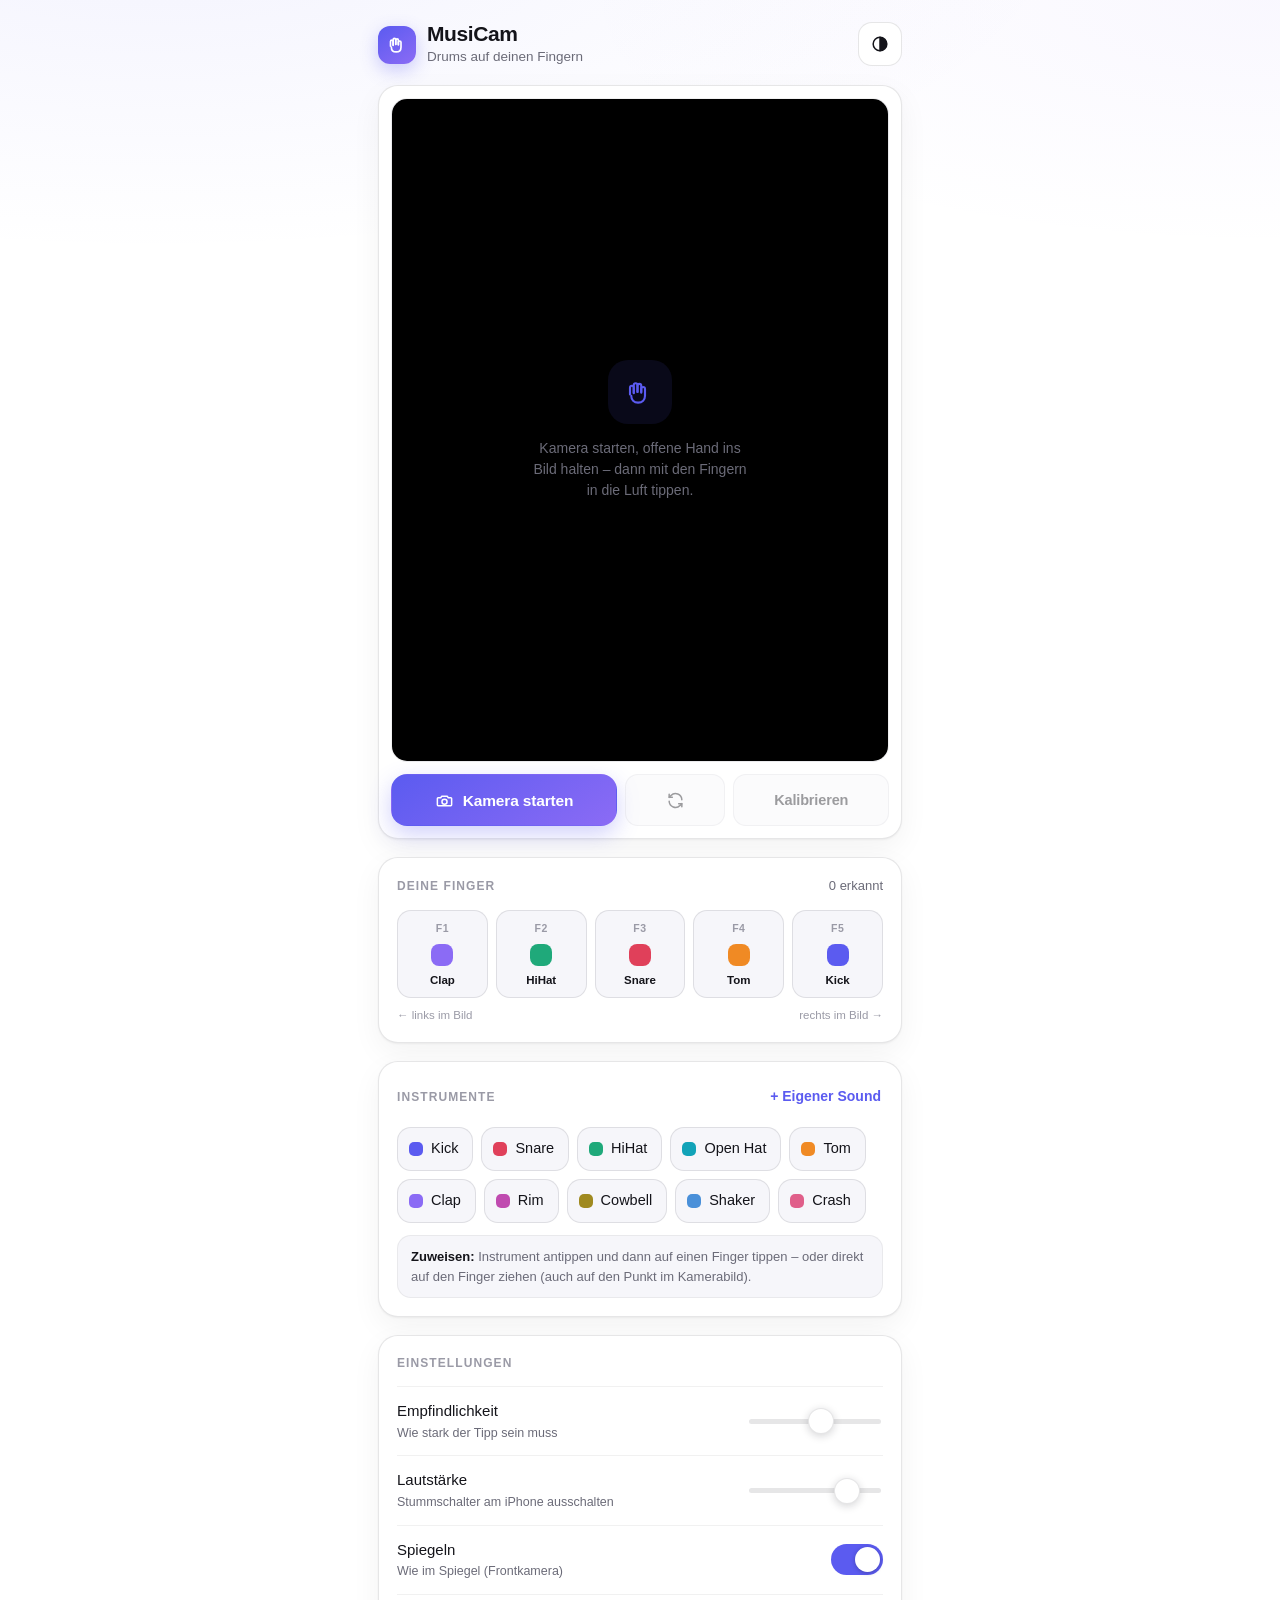
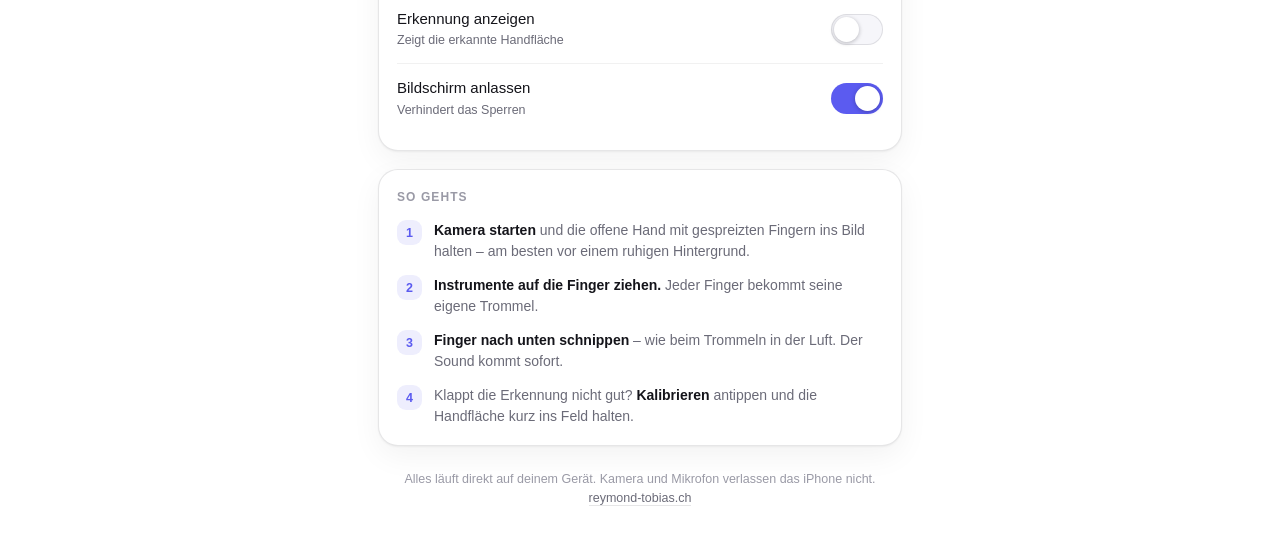
<file: musicam/index.html>
<!doctype html>
<html lang="de" data-theme="auto">
<head>
<meta charset="utf-8">
<meta name="viewport" content="width=device-width, initial-scale=1, viewport-fit=cover">
<title>MusiCam — Drums auf deinen Fingern</title>
<meta name="description" content="MusiCam: Kamera auf die Hand richten, Drums auf die Finger ziehen und in der Luft trommeln. Läuft komplett im Browser, ohne Upload.">
<meta name="color-scheme" content="light dark">
<meta name="theme-color" content="#ffffff" media="(prefers-color-scheme: light)">
<meta name="theme-color" content="#0c0c10" media="(prefers-color-scheme: dark)">
<meta name="apple-mobile-web-app-capable" content="yes">
<meta name="apple-mobile-web-app-title" content="MusiCam">
<meta name="format-detection" content="telephone=no">
<link rel="canonical" href="https://reymond-tobias.ch/musicam/">
<style>
/* ============================================================
   MusiCam — eine Datei, kein Build, keine Bibliotheken.
   ============================================================ */

:root{
  --accent:#5b5bf0;
  --accent-2:#8b6bf5;
  --accent-soft:rgba(91,91,240,.10);
  --accent-line:rgba(91,91,240,.28);
  --on-accent:#ffffff;

  --bg:#ffffff;
  --bg-grad-1:rgba(91,91,240,.07);
  --bg-grad-2:rgba(139,107,245,.05);
  --card:#ffffff;
  --card-2:#f6f6fa;
  --line:rgba(18,18,28,.10);
  --line-2:rgba(18,18,28,.06);

  --text:#14141a;
  --muted:#6b6b78;
  --muted-2:#9a9aa6;

  --danger:#e0405a;
  --ok:#1fa97a;

  --r:20px;
  --r-sm:14px;
  --r-xs:10px;

  --shadow:0 1px 2px rgba(18,18,28,.05), 0 10px 30px rgba(18,18,28,.05);

  --sat:env(safe-area-inset-top,0px);
  --sab:env(safe-area-inset-bottom,0px);
  --sal:env(safe-area-inset-left,0px);
  --sar:env(safe-area-inset-right,0px);

  --font:-apple-system, BlinkMacSystemFont, "SF Pro Text", "Segoe UI", Roboto, Helvetica, Arial, sans-serif;
  --mono:ui-monospace, SFMono-Regular, "SF Mono", Menlo, Consolas, monospace;
}

@media (prefers-color-scheme: dark){
  :root:not([data-theme="light"]){
    --bg:#0c0c10;
    --bg-grad-1:rgba(91,91,240,.16);
    --bg-grad-2:rgba(139,107,245,.10);
    --card:#141419;
    --card-2:#1b1b22;
    --line:rgba(255,255,255,.10);
    --line-2:rgba(255,255,255,.06);
    --text:#f2f2f6;
    --muted:#9a9aa8;
    --muted-2:#6e6e7c;
    --accent-soft:rgba(91,91,240,.18);
    --accent-line:rgba(120,120,250,.40);
    --shadow:0 1px 2px rgba(0,0,0,.4), 0 14px 40px rgba(0,0,0,.30);
  }
}
:root[data-theme="dark"]{
  --bg:#0c0c10;
  --bg-grad-1:rgba(91,91,240,.16);
  --bg-grad-2:rgba(139,107,245,.10);
  --card:#141419;
  --card-2:#1b1b22;
  --line:rgba(255,255,255,.10);
  --line-2:rgba(255,255,255,.06);
  --text:#f2f2f6;
  --muted:#9a9aa8;
  --muted-2:#6e6e7c;
  --accent-soft:rgba(91,91,240,.18);
  --accent-line:rgba(120,120,250,.40);
  --shadow:0 1px 2px rgba(0,0,0,.4), 0 14px 40px rgba(0,0,0,.30);
}

*,*::before,*::after{box-sizing:border-box;}
[hidden]{display:none !important;}

html{-webkit-text-size-adjust:100%;text-size-adjust:100%;}

body{
  margin:0;
  min-height:100vh;
  min-height:100dvh;
  background:
    radial-gradient(120% 60% at 12% -8%, var(--bg-grad-1), transparent 60%),
    radial-gradient(100% 50% at 100% 0%, var(--bg-grad-2), transparent 55%),
    var(--bg);
  background-attachment:fixed;
  color:var(--text);
  font-family:var(--font);
  font-size:16px;
  line-height:1.5;
  -webkit-font-smoothing:antialiased;
  -webkit-user-select:none;
  user-select:none;
  -webkit-touch-callout:none;
  touch-action:manipulation;
}

h1,h2,h3,p{margin:0;}
button{font:inherit;color:inherit;}
.mono{font-family:var(--mono);font-variant-numeric:tabular-nums;}

.sr-only{
  position:absolute;width:1px;height:1px;margin:-1px;padding:0;
  overflow:hidden;clip:rect(0 0 0 0);clip-path:inset(50%);white-space:nowrap;border:0;
}
:focus-visible{outline:2px solid var(--accent);outline-offset:3px;}

/* ── Shell ─────────────────────────────────────────────── */
.wrap{
  max-width:560px;
  margin:0 auto;
  padding:calc(var(--sat) + 22px) calc(var(--sar) + 18px) calc(var(--sab) + 40px) calc(var(--sal) + 18px);
  display:flex;
  flex-direction:column;
  gap:18px;
}

.top{display:flex;align-items:flex-start;justify-content:space-between;gap:14px;}
.brand{display:flex;align-items:center;gap:11px;}
.logo{
  width:38px;height:38px;border-radius:12px;flex:0 0 auto;
  background:linear-gradient(145deg,var(--accent),var(--accent-2));
  display:grid;place-items:center;
  box-shadow:0 6px 18px rgba(91,91,240,.30);
}
.logo svg{width:21px;height:21px;display:block;}
h1{font-size:21px;font-weight:640;letter-spacing:-.02em;line-height:1.15;}
.tagline{font-size:13.5px;color:var(--muted);margin-top:1px;}

.icon-btn{
  -webkit-appearance:none;appearance:none;
  width:44px;height:44px;flex:0 0 auto;
  border-radius:14px;border:1px solid var(--line);
  background:var(--card);
  display:grid;place-items:center;cursor:pointer;
  transition:transform .12s ease, background .15s ease;
}
.icon-btn:active{transform:scale(.94);}
.icon-btn svg{width:20px;height:20px;}

/* ── Cards ─────────────────────────────────────────────── */
.card{
  background:var(--card);
  border:1px solid var(--line);
  border-radius:var(--r);
  box-shadow:var(--shadow);
  padding:18px;
}
.card-head{display:flex;align-items:center;justify-content:space-between;gap:12px;margin-bottom:14px;}
.card-title{font-size:12px;font-weight:660;letter-spacing:.09em;text-transform:uppercase;color:var(--muted-2);}
.card-sub{font-size:13px;color:var(--muted);}

/* ── Kamera ────────────────────────────────────────────── */
.cam-card{padding:12px;}
.stage{
  position:relative;
  width:100%;
  aspect-ratio:var(--vid-ar, 3 / 4);
  border-radius:16px;
  overflow:hidden;
  background:
    linear-gradient(160deg,var(--card-2),var(--card));
  border:1px solid var(--line-2);
}
#video{
  position:absolute;inset:0;width:100%;height:100%;
  object-fit:contain;background:#000;
  display:block;
}
#video.mirror{transform:scaleX(-1);}
#overlay{position:absolute;inset:0;width:100%;height:100%;pointer-events:none;}

.stage-empty{
  position:absolute;inset:0;
  display:flex;flex-direction:column;align-items:center;justify-content:center;gap:14px;
  text-align:center;padding:26px;
}
.stage-empty p{font-size:14px;color:var(--muted);max-width:16em;}
.stage-empty .ghosthand{
  width:64px;height:64px;border-radius:20px;
  background:var(--accent-soft);
  display:grid;place-items:center;color:var(--accent);
}
.stage-empty .ghosthand svg{width:30px;height:30px;}

.pill{
  position:absolute;top:10px;left:10px;
  display:inline-flex;align-items:center;gap:7px;
  padding:6px 11px;border-radius:999px;
  background:rgba(10,10,16,.55);
  -webkit-backdrop-filter:blur(12px);backdrop-filter:blur(12px);
  color:#fff;font-size:12px;font-weight:560;letter-spacing:.01em;
  max-width:calc(100% - 20px);
}
.pill .dot{width:7px;height:7px;border-radius:50%;background:var(--muted-2);flex:0 0 auto;}
.pill[data-state="live"] .dot{background:#3ddc97;box-shadow:0 0 0 3px rgba(61,220,151,.22);}
.pill[data-state="search"] .dot{background:#ffb020;box-shadow:0 0 0 3px rgba(255,176,32,.20);}
.pill[data-state="off"] .dot{background:#8a8a99;}

.fps{
  position:absolute;top:10px;right:10px;
  padding:5px 9px;border-radius:999px;
  background:rgba(10,10,16,.45);
  -webkit-backdrop-filter:blur(12px);backdrop-filter:blur(12px);
  color:#fff;font-size:11px;
}

.cam-actions{display:flex;gap:8px;margin-top:12px;flex-wrap:wrap;}
.cam-actions .btn{flex:1 1 auto;}

/* ── Buttons ───────────────────────────────────────────── */
.btn{
  -webkit-appearance:none;appearance:none;
  min-height:52px;padding:0 18px;
  border-radius:16px;border:1px solid var(--line);
  background:var(--card-2);
  font-size:15.5px;font-weight:580;letter-spacing:-.01em;
  display:inline-flex;align-items:center;justify-content:center;gap:9px;
  cursor:pointer;
  transition:transform .12s ease, opacity .15s ease, background .15s ease;
}
.btn:active{transform:scale(.975);}
.btn:disabled{opacity:.42;cursor:default;}
.btn svg{width:19px;height:19px;flex:0 0 auto;}
.btn-primary{
  background:linear-gradient(145deg,var(--accent),var(--accent-2));
  border-color:transparent;color:var(--on-accent);
  box-shadow:0 8px 22px rgba(91,91,240,.28);
}
.btn-danger{background:transparent;border-color:rgba(224,64,90,.4);color:var(--danger);}
.btn-sm{min-height:44px;padding:0 15px;font-size:14.5px;border-radius:13px;}
.btn-block{width:100%;}

.link-btn{
  -webkit-appearance:none;appearance:none;background:none;border:0;padding:6px 2px;
  color:var(--accent);font-size:14px;font-weight:560;cursor:pointer;
}

/* ── Finger-Slots ──────────────────────────────────────── */
.slots{
  display:grid;
  grid-template-columns:repeat(5,1fr);
  gap:8px;
}
.slot{
  -webkit-appearance:none;appearance:none;
  border:1px solid var(--line);
  background:var(--card-2);
  border-radius:var(--r-sm);
  padding:10px 5px 9px;
  min-height:88px;
  display:flex;flex-direction:column;align-items:center;justify-content:space-between;gap:6px;
  cursor:pointer;text-align:center;
  transition:transform .12s ease, border-color .15s ease, background .15s ease;
}
.slot:active{transform:scale(.96);}
.slot.drop-hot{border-color:var(--accent);background:var(--accent-soft);}
.slot.hit{animation:pop .28s ease;}
@keyframes pop{
  0%{transform:scale(1);}
  35%{transform:scale(1.09);}
  100%{transform:scale(1);}
}
.slot .fnum{font-size:10.5px;font-weight:660;letter-spacing:.05em;color:var(--muted-2);}
.slot .swatch{width:22px;height:22px;border-radius:8px;flex:0 0 auto;}
.slot .iname{font-size:11.5px;font-weight:580;line-height:1.2;word-break:break-word;hyphens:auto;}
.slot.live{border-color:var(--accent-line);}
.slot.live .fnum{color:var(--accent);}

.slots-legend{display:flex;justify-content:space-between;font-size:11.5px;color:var(--muted-2);margin-top:9px;}

/* ── Instrumente ───────────────────────────────────────── */
.chips{
  display:flex;flex-wrap:wrap;gap:8px;
}
.chip{
  -webkit-appearance:none;appearance:none;
  display:inline-flex;align-items:center;gap:8px;
  min-height:44px;padding:0 14px 0 11px;
  border-radius:14px;border:1px solid var(--line);
  background:var(--card-2);
  font-size:14.5px;font-weight:540;
  cursor:grab;touch-action:pan-x;
  transition:transform .12s ease, border-color .15s ease, background .15s ease;
}
.chip:active{transform:scale(.96);}
.chip .swatch{width:14px;height:14px;border-radius:5px;flex:0 0 auto;}
.chip.selected{border-color:var(--accent);background:var(--accent-soft);}
.chip.custom .swatch{border:2px solid rgba(255,255,255,.5);}
.chip .x{
  margin-left:2px;width:22px;height:22px;border-radius:50%;
  display:grid;place-items:center;color:var(--muted-2);font-size:15px;line-height:1;
}

.ghost-chip{
  position:fixed;z-index:80;pointer-events:none;
  transform:translate(-50%,-50%) scale(1.06);
  box-shadow:0 12px 30px rgba(18,18,28,.22);
  opacity:.96;
}

.hint{
  font-size:13px;color:var(--muted);
  background:var(--card-2);
  border:1px solid var(--line-2);
  border-radius:var(--r-sm);
  padding:11px 13px;
  margin-top:12px;
}
.hint b{font-weight:620;color:var(--text);}

/* ── Regler ────────────────────────────────────────────── */
.row{
  display:flex;align-items:center;justify-content:space-between;gap:14px;
  padding:13px 0;border-top:1px solid var(--line-2);
}
.row:first-of-type{border-top:0;}
.row-label{font-size:15px;font-weight:520;}
.row-note{font-size:12.5px;color:var(--muted);margin-top:1px;}
input[type="range"]{
  -webkit-appearance:none;appearance:none;
  width:132px;height:30px;background:transparent;flex:0 0 auto;
}
input[type="range"]::-webkit-slider-runnable-track{
  height:5px;border-radius:3px;background:var(--line);
}
input[type="range"]::-webkit-slider-thumb{
  -webkit-appearance:none;appearance:none;
  width:26px;height:26px;border-radius:50%;margin-top:-10.5px;
  background:var(--card);border:1px solid var(--line);
  box-shadow:0 2px 8px rgba(18,18,28,.18);
}
input[type="range"]::-moz-range-track{height:5px;border-radius:3px;background:var(--line);}
input[type="range"]::-moz-range-thumb{width:24px;height:24px;border:1px solid var(--line);border-radius:50%;background:var(--card);}

.switch{
  -webkit-appearance:none;appearance:none;
  width:52px;height:31px;border-radius:999px;border:1px solid var(--line);
  background:var(--card-2);position:relative;cursor:pointer;flex:0 0 auto;
  transition:background .18s ease,border-color .18s ease;
}
.switch::after{
  content:"";position:absolute;top:2px;left:2px;width:25px;height:25px;border-radius:50%;
  background:#fff;box-shadow:0 1px 4px rgba(18,18,28,.28);
  transition:transform .18s ease;
}
.switch[aria-checked="true"]{background:var(--accent);border-color:transparent;}
.switch[aria-checked="true"]::after{transform:translateX(21px);}

/* ── Schritte ──────────────────────────────────────────── */
.steps{display:flex;flex-direction:column;gap:13px;}
.step{display:flex;gap:12px;align-items:flex-start;}
.step .n{
  width:25px;height:25px;border-radius:9px;flex:0 0 auto;
  background:var(--accent-soft);color:var(--accent);
  display:grid;place-items:center;font-size:12.5px;font-weight:680;
}
.step p{font-size:14px;color:var(--muted);}
.step p b{color:var(--text);font-weight:600;}

/* ── Sheet ─────────────────────────────────────────────── */
.sheet-back{
  position:fixed;inset:0;z-index:90;
  background:rgba(12,12,20,.42);
  -webkit-backdrop-filter:blur(3px);backdrop-filter:blur(3px);
  opacity:0;transition:opacity .22s ease;
}
.sheet-back.open{opacity:1;}
.sheet{
  position:fixed;left:0;right:0;bottom:0;z-index:91;
  background:var(--card);
  border-radius:24px 24px 0 0;
  border-top:1px solid var(--line);
  padding:10px 18px calc(var(--sab) + 22px);
  max-height:86vh;overflow-y:auto;-webkit-overflow-scrolling:touch;
  transform:translateY(102%);transition:transform .26s cubic-bezier(.32,.72,0,1);
  box-shadow:0 -12px 40px rgba(18,18,28,.18);
}
.sheet.open{transform:translateY(0);}
.grabber{width:38px;height:5px;border-radius:3px;background:var(--line);margin:0 auto 14px;}
.sheet h3{font-size:18px;font-weight:640;letter-spacing:-.01em;margin-bottom:4px;}
.sheet .sub{font-size:13.5px;color:var(--muted);margin-bottom:16px;}

.opt-list{display:flex;flex-direction:column;gap:7px;margin-bottom:8px;}
.opt{
  -webkit-appearance:none;appearance:none;
  display:flex;align-items:center;gap:12px;width:100%;
  min-height:56px;padding:0 14px;
  border-radius:var(--r-sm);border:1px solid var(--line);
  background:var(--card-2);font-size:15.5px;font-weight:530;text-align:left;cursor:pointer;
}
.opt.active{border-color:var(--accent);background:var(--accent-soft);}
.opt .swatch{width:20px;height:20px;border-radius:7px;flex:0 0 auto;}
.opt .grow{flex:1 1 auto;}
.opt .tag{font-size:11.5px;color:var(--muted-2);font-weight:560;}

.rec-ring{
  width:110px;height:110px;margin:6px auto 16px;border-radius:50%;
  display:grid;place-items:center;position:relative;
  background:var(--card-2);border:1px solid var(--line);
}
.rec-ring .core{
  width:52px;height:52px;border-radius:50%;
  background:linear-gradient(145deg,#ff5a6e,#e0405a);
  transition:border-radius .2s ease,transform .2s ease;
}
.rec-ring.on .core{border-radius:12px;transform:scale(.72);animation:pulse 1.1s ease-in-out infinite;}
@keyframes pulse{0%,100%{opacity:1;}50%{opacity:.55;}}
.rec-ring .lvl{
  position:absolute;inset:-1px;border-radius:50%;
  border:3px solid var(--accent);opacity:.25;transform:scale(var(--lvl,0));
  transition:transform .08s linear;
}
.field{
  width:100%;min-height:52px;padding:0 15px;margin-bottom:12px;
  border-radius:var(--r-sm);border:1px solid var(--line);
  background:var(--card-2);color:var(--text);font-size:16px;font-family:inherit;
  -webkit-appearance:none;appearance:none;
  -webkit-user-select:text;user-select:text;
}
.sheet-actions{display:flex;gap:9px;}
.sheet-actions .btn{flex:1 1 0;}

.foot{
  text-align:center;font-size:12.5px;color:var(--muted-2);
  padding-top:6px;
}
.foot a{color:var(--muted);text-decoration:none;border-bottom:1px solid var(--line);}

.toast{
  position:fixed;left:50%;bottom:calc(var(--sab) + 22px);z-index:95;
  transform:translate(-50%,14px);opacity:0;pointer-events:none;
  background:rgba(18,18,28,.92);color:#fff;
  padding:11px 17px;border-radius:14px;font-size:14px;font-weight:530;
  transition:opacity .2s ease,transform .2s ease;
  max-width:88vw;text-align:center;
}
.toast.show{opacity:1;transform:translate(-50%,0);}

@media (max-width:360px){
  .slot{min-height:82px;padding:9px 3px;}
  .slot .iname{font-size:10.5px;}
}
@media (prefers-reduced-motion: reduce){
  *{animation-duration:.01ms !important;transition-duration:.01ms !important;}
}
</style>
</head>
<body>

<div class="wrap">

  <!-- ── Kopf ──────────────────────────────────────────── -->
  <header class="top">
    <div class="brand">
      <span class="logo" aria-hidden="true">
        <svg viewBox="0 0 24 24" fill="none" stroke="#fff" stroke-width="1.9" stroke-linecap="round" stroke-linejoin="round">
          <path d="M4 14V8.5a1.5 1.5 0 0 1 3 0V13"/>
          <path d="M7 12.5V6.5a1.5 1.5 0 0 1 3 0V12"/>
          <path d="M10 12V7a1.5 1.5 0 0 1 3 0v5"/>
          <path d="M13 12.5V9.5a1.5 1.5 0 0 1 3 0V15c0 3.3-2.2 5.5-5.5 5.5S5 18.3 5 15"/>
        </svg>
      </span>
      <div>
        <h1>MusiCam</h1>
        <p class="tagline">Drums auf deinen Fingern</p>
      </div>
    </div>
    <button class="icon-btn" id="themeBtn" type="button" aria-label="Design wechseln">
      <svg id="themeIcon" viewBox="0 0 24 24" fill="none" stroke="currentColor" stroke-width="1.8" stroke-linecap="round" stroke-linejoin="round">
        <circle cx="12" cy="12" r="4.2"/><path d="M12 2.5v2M12 19.5v2M2.5 12h2M19.5 12h2M5.2 5.2l1.4 1.4M17.4 17.4l1.4 1.4M18.8 5.2l-1.4 1.4M6.6 17.4l-1.4 1.4"/>
      </svg>
    </button>
  </header>

  <!-- ── Kamera ────────────────────────────────────────── -->
  <section class="card cam-card" aria-label="Kamera">
    <div class="stage" id="stage">
      <video id="video" playsinline autoplay muted class="mirror"></video>
      <canvas id="overlay"></canvas>

      <div class="stage-empty" id="stageEmpty">
        <span class="ghosthand" aria-hidden="true">
          <svg viewBox="0 0 24 24" fill="none" stroke="currentColor" stroke-width="1.7" stroke-linecap="round" stroke-linejoin="round">
            <path d="M4 14V8.5a1.5 1.5 0 0 1 3 0V13"/>
            <path d="M7 12.5V6.5a1.5 1.5 0 0 1 3 0V12"/>
            <path d="M10 12V7a1.5 1.5 0 0 1 3 0v5"/>
            <path d="M13 12.5V9.5a1.5 1.5 0 0 1 3 0V15c0 3.3-2.2 5.5-5.5 5.5S5 18.3 5 15"/>
          </svg>
        </span>
        <p>Kamera starten, offene Hand ins Bild halten – dann mit den Fingern in die Luft tippen.</p>
      </div>

      <span class="pill" id="pill" data-state="off" hidden><span class="dot"></span><span id="pillText">Kamera aus</span></span>
      <span class="fps mono" id="fps" hidden>–</span>
    </div>

    <div class="cam-actions">
      <button class="btn btn-primary" id="btnCam" type="button">
        <svg viewBox="0 0 24 24" fill="none" stroke="currentColor" stroke-width="1.9" stroke-linecap="round" stroke-linejoin="round"><path d="M4 8.5h3.2l1.4-2h6.8l1.4 2H20a1 1 0 0 1 1 1v8a1 1 0 0 1-1 1H4a1 1 0 0 1-1-1v-8a1 1 0 0 1 1-1Z"/><circle cx="12" cy="13.5" r="3.2"/></svg>
        <span id="btnCamText">Kamera starten</span>
      </button>
      <button class="btn btn-sm" id="btnFlip" type="button" disabled aria-label="Kamera wechseln">
        <svg viewBox="0 0 24 24" fill="none" stroke="currentColor" stroke-width="1.9" stroke-linecap="round" stroke-linejoin="round"><path d="M20 11a8 8 0 0 0-13.7-5.3L4 8"/><path d="M4 4v4h4"/><path d="M4 13a8 8 0 0 0 13.7 5.3L20 16"/><path d="M20 20v-4h-4"/></svg>
      </button>
      <button class="btn btn-sm" id="btnCalib" type="button" disabled>Kalibrieren</button>
    </div>
  </section>

  <!-- ── Finger ────────────────────────────────────────── -->
  <section class="card" aria-label="Finger">
    <div class="card-head">
      <h2 class="card-title">Deine Finger</h2>
      <span class="card-sub" id="fingerCount">0 erkannt</span>
    </div>
    <div class="slots" id="slots"></div>
    <div class="slots-legend"><span>← links im Bild</span><span>rechts im Bild →</span></div>
  </section>

  <!-- ── Instrumente ───────────────────────────────────── -->
  <section class="card" aria-label="Instrumente">
    <div class="card-head">
      <h2 class="card-title">Instrumente</h2>
      <button class="link-btn" id="btnRecOpen" type="button">+ Eigener Sound</button>
    </div>
    <div class="chips" id="chips"></div>
    <p class="hint"><b>Zuweisen:</b> Instrument antippen und dann auf einen Finger tippen – oder direkt auf den Finger ziehen (auch auf den Punkt im Kamerabild).</p>
  </section>

  <!-- ── Einstellungen ─────────────────────────────────── -->
  <section class="card" aria-label="Einstellungen">
    <div class="card-head"><h2 class="card-title">Einstellungen</h2></div>

    <div class="row">
      <div>
        <div class="row-label">Empfindlichkeit</div>
        <div class="row-note" id="sensNote">Wie stark der Tipp sein muss</div>
      </div>
      <input type="range" id="sens" min="1" max="10" step="1" value="6" aria-label="Empfindlichkeit">
    </div>

    <div class="row">
      <div>
        <div class="row-label">Lautstärke</div>
        <div class="row-note">Stummschalter am iPhone ausschalten</div>
      </div>
      <input type="range" id="vol" min="0" max="10" step="1" value="8" aria-label="Lautstärke">
    </div>

    <div class="row">
      <div>
        <div class="row-label">Spiegeln</div>
        <div class="row-note">Wie im Spiegel (Frontkamera)</div>
      </div>
      <button class="switch" id="swMirror" type="button" role="switch" aria-checked="true" aria-label="Bild spiegeln"></button>
    </div>

    <div class="row">
      <div>
        <div class="row-label">Erkennung anzeigen</div>
        <div class="row-note">Zeigt die erkannte Handfläche</div>
      </div>
      <button class="switch" id="swMask" type="button" role="switch" aria-checked="false" aria-label="Erkennung anzeigen"></button>
    </div>

    <div class="row">
      <div>
        <div class="row-label">Bildschirm anlassen</div>
        <div class="row-note">Verhindert das Sperren</div>
      </div>
      <button class="switch" id="swWake" type="button" role="switch" aria-checked="true" aria-label="Bildschirm anlassen"></button>
    </div>
  </section>

  <!-- ── So gehts ──────────────────────────────────────── -->
  <section class="card" aria-label="So funktioniert es">
    <div class="card-head"><h2 class="card-title">So gehts</h2></div>
    <div class="steps">
      <div class="step"><span class="n">1</span><p><b>Kamera starten</b> und die offene Hand mit gespreizten Fingern ins Bild halten – am besten vor einem ruhigen Hintergrund.</p></div>
      <div class="step"><span class="n">2</span><p><b>Instrumente auf die Finger ziehen.</b> Jeder Finger bekommt seine eigene Trommel.</p></div>
      <div class="step"><span class="n">3</span><p><b>Finger nach unten schnippen</b> – wie beim Trommeln in der Luft. Der Sound kommt sofort.</p></div>
      <div class="step"><span class="n">4</span><p>Klappt die Erkennung nicht gut? <b>Kalibrieren</b> antippen und die Handfläche kurz ins Feld halten.</p></div>
    </div>
  </section>

  <p class="foot">Alles läuft direkt auf deinem Gerät. Kamera und Mikrofon verlassen das iPhone nicht.<br><a href="/">reymond-tobias.ch</a></p>
</div>

<!-- ── Sheets ──────────────────────────────────────────── -->
<div class="sheet-back" id="sheetBack" hidden></div>

<div class="sheet" id="pickSheet" hidden role="dialog" aria-modal="true" aria-labelledby="pickTitle">
  <div class="grabber"></div>
  <h3 id="pickTitle">Instrument wählen</h3>
  <p class="sub" id="pickSub">Für Finger 1</p>
  <div class="opt-list" id="pickList"></div>
  <div class="sheet-actions">
    <button class="btn btn-sm" id="pickClose" type="button">Fertig</button>
  </div>
</div>

<div class="sheet" id="recSheet" hidden role="dialog" aria-modal="true" aria-labelledby="recTitle">
  <div class="grabber"></div>
  <h3 id="recTitle">Eigenen Sound aufnehmen</h3>
  <p class="sub" id="recSub">Kurz und knackig – maximal 2,5 Sekunden.</p>
  <div class="rec-ring" id="recRing"><span class="lvl"></span><span class="core"></span></div>
  <input class="field" id="recName" type="text" placeholder="Name, z. B. Tisch-Klopfen" maxlength="18" autocomplete="off">
  <div class="sheet-actions">
    <button class="btn btn-sm" id="recCancel" type="button">Abbrechen</button>
    <button class="btn btn-sm" id="recPlay" type="button" disabled>Anhören</button>
    <button class="btn btn-sm btn-primary" id="recGo" type="button">Aufnehmen</button>
  </div>
</div>

<div class="toast" id="toast" role="status" aria-live="polite"></div>

<script>
(function(){
'use strict';

/* ════════════════════════════════════════════════════════
   Helfer
   ════════════════════════════════════════════════════════ */
const $  = (s)=>document.querySelector(s);
const el = (t,c)=>{const n=document.createElement(t); if(c)n.className=c; return n;};
const clamp = (v,a,b)=>v<a?a:(v>b?b:v);
const LS = {
  get(k,d){ try{ const v=localStorage.getItem('musicam.'+k); return v===null?d:JSON.parse(v);}catch(e){return d;} },
  set(k,v){ try{ localStorage.setItem('musicam.'+k, JSON.stringify(v)); }catch(e){} }
};

let toastTimer=0;
function toast(msg){
  const t=$('#toast'); t.textContent=msg; t.classList.add('show');
  clearTimeout(toastTimer); toastTimer=setTimeout(()=>t.classList.remove('show'),2200);
}
function haptic(ms){ try{ if(navigator.vibrate) navigator.vibrate(ms||8); }catch(e){} }

/* ════════════════════════════════════════════════════════
   Design (hell / dunkel / automatisch)
   ════════════════════════════════════════════════════════ */
const THEMES=['auto','light','dark'];
let theme = LS.get('theme','auto');
const ICONS={
  auto:'<circle cx="12" cy="12" r="8.2"/><path d="M12 3.8v16.4" /><path d="M12 20.2a8.2 8.2 0 0 0 0-16.4Z" fill="currentColor" stroke="none"/>',
  light:'<circle cx="12" cy="12" r="4.2"/><path d="M12 2.5v2M12 19.5v2M2.5 12h2M19.5 12h2M5.2 5.2l1.4 1.4M17.4 17.4l1.4 1.4M18.8 5.2l-1.4 1.4M6.6 17.4l-1.4 1.4"/>',
  dark:'<path d="M20 14.2A8.2 8.2 0 0 1 9.8 4 8.4 8.4 0 1 0 20 14.2Z"/>'
};
function applyTheme(){
  document.documentElement.setAttribute('data-theme', theme);
  $('#themeIcon').innerHTML = ICONS[theme];
  $('#themeBtn').setAttribute('aria-label','Design: '+({auto:'automatisch',light:'hell',dark:'dunkel'})[theme]);
}
$('#themeBtn').addEventListener('click', ()=>{
  theme = THEMES[(THEMES.indexOf(theme)+1)%3];
  LS.set('theme',theme); applyTheme();
  toast('Design: '+({auto:'automatisch',light:'hell',dark:'dunkel'})[theme]);
});
applyTheme();

/* ════════════════════════════════════════════════════════
   Audio: Kontext, Synth-Drums, eigene Samples
   ════════════════════════════════════════════════════════ */
const Audio2 = {
  ctx:null, master:null, noise:null, ready:false,
  init(){
    if(this.ctx) return this.ctx;
    const AC = window.AudioContext || window.webkitAudioContext;
    if(!AC) return null;
    this.ctx = new AC({latencyHint:'interactive'});
    this.master = this.ctx.createGain();
    this.master.gain.value = volValue();
    this.master.connect(this.ctx.destination);
    // Rauschpuffer einmal erzeugen
    const sr=this.ctx.sampleRate, len=Math.floor(sr*2);
    const b=this.ctx.createBuffer(1,len,sr), d=b.getChannelData(0);
    for(let i=0;i<len;i++) d[i]=Math.random()*2-1;
    this.noise=b;
    this.ready=true;
    try{ if(navigator.audioSession) navigator.audioSession.type='playback'; }catch(e){}
    return this.ctx;
  },
  resume(){
    const c=this.init();
    if(c && c.state==='suspended') c.resume().catch(()=>{});
    return c;
  },
  noiseSrc(){ const s=this.ctx.createBufferSource(); s.buffer=this.noise; s.loop=true; return s; }
};
function volValue(){ const v=parseInt($('#vol').value,10); return (v/10)*1.1; }

function env(g, t, peak, dec, atk){
  atk = atk||0.003;
  g.gain.setValueAtTime(0.0001,t);
  g.gain.linearRampToValueAtTime(Math.max(peak,0.0002), t+atk);
  g.gain.exponentialRampToValueAtTime(0.0001, t+atk+dec);
}

const SYNTH = {
  kick(t,g){
    const c=Audio2.ctx, o=c.createOscillator(), gn=c.createGain();
    o.type='sine';
    o.frequency.setValueAtTime(165,t);
    o.frequency.exponentialRampToValueAtTime(44,t+0.12);
    env(gn,t,g,0.42);
    o.connect(gn).connect(Audio2.master); o.start(t); o.stop(t+0.5);
    const n=Audio2.noiseSrc(), nf=c.createBiquadFilter(), ng=c.createGain();
    nf.type='lowpass'; nf.frequency.value=2200;
    env(ng,t,g*0.28,0.02,0.001);
    n.connect(nf).connect(ng).connect(Audio2.master); n.start(t); n.stop(t+0.06);
  },
  snare(t,g){
    const c=Audio2.ctx;
    const n=Audio2.noiseSrc(), hp=c.createBiquadFilter(), ng=c.createGain();
    hp.type='highpass'; hp.frequency.value=1100;
    env(ng,t,g*0.85,0.19);
    n.connect(hp).connect(ng).connect(Audio2.master); n.start(t); n.stop(t+0.3);
    const o=c.createOscillator(), og=c.createGain();
    o.type='triangle'; o.frequency.setValueAtTime(195,t);
    o.frequency.exponentialRampToValueAtTime(140,t+0.1);
    env(og,t,g*0.5,0.11);
    o.connect(og).connect(Audio2.master); o.start(t); o.stop(t+0.2);
  },
  hihat(t,g){
    const c=Audio2.ctx, n=Audio2.noiseSrc(), hp=c.createBiquadFilter(), gn=c.createGain();
    hp.type='highpass'; hp.frequency.value=7200;
    env(gn,t,g*0.55,0.045,0.001);
    n.connect(hp).connect(gn).connect(Audio2.master); n.start(t); n.stop(t+0.09);
  },
  openhat(t,g){
    const c=Audio2.ctx, n=Audio2.noiseSrc(), hp=c.createBiquadFilter(), gn=c.createGain();
    hp.type='highpass'; hp.frequency.value=6200;
    env(gn,t,g*0.48,0.34,0.001);
    n.connect(hp).connect(gn).connect(Audio2.master); n.start(t); n.stop(t+0.4);
  },
  tom(t,g){
    const c=Audio2.ctx, o=c.createOscillator(), gn=c.createGain();
    o.type='sine';
    o.frequency.setValueAtTime(230,t);
    o.frequency.exponentialRampToValueAtTime(96,t+0.24);
    env(gn,t,g*0.9,0.34);
    o.connect(gn).connect(Audio2.master); o.start(t); o.stop(t+0.42);
  },
  clap(t,g){
    const c=Audio2.ctx;
    const bp=c.createBiquadFilter(); bp.type='bandpass'; bp.frequency.value=1150; bp.Q.value=1.1;
    const out=c.createGain(); out.gain.value=1; bp.connect(out).connect(Audio2.master);
    [0,0.013,0.027,0.042].forEach((off,i)=>{
      const n=Audio2.noiseSrc(), gn=c.createGain();
      env(gn,t+off,g*(i===3?0.75:0.5), i===3?0.16:0.022, 0.001);
      n.connect(gn).connect(bp); n.start(t+off); n.stop(t+off+0.2);
    });
  },
  rim(t,g){
    const c=Audio2.ctx, n=Audio2.noiseSrc(), bp=c.createBiquadFilter(), gn=c.createGain();
    bp.type='bandpass'; bp.frequency.value=1900; bp.Q.value=7;
    env(gn,t,g*0.7,0.045,0.001);
    n.connect(bp).connect(gn).connect(Audio2.master); n.start(t); n.stop(t+0.09);
    const o=c.createOscillator(), og=c.createGain();
    o.type='square'; o.frequency.value=430;
    env(og,t,g*0.22,0.03,0.001);
    o.connect(og).connect(Audio2.master); o.start(t); o.stop(t+0.06);
  },
  cowbell(t,g){
    const c=Audio2.ctx, bp=c.createBiquadFilter(), gn=c.createGain();
    bp.type='bandpass'; bp.frequency.value=2400; bp.Q.value=1.4;
    env(gn,t,g*0.4,0.28,0.002);
    bp.connect(gn).connect(Audio2.master);
    [540,800].forEach(f=>{
      const o=c.createOscillator(); o.type='square'; o.frequency.value=f;
      o.connect(bp); o.start(t); o.stop(t+0.32);
    });
  },
  shaker(t,g){
    const c=Audio2.ctx, n=Audio2.noiseSrc(), hp=c.createBiquadFilter(), gn=c.createGain();
    hp.type='highpass'; hp.frequency.value=5800;
    env(gn,t,g*0.4,0.075,0.012);
    n.connect(hp).connect(gn).connect(Audio2.master); n.start(t); n.stop(t+0.14);
  },
  crash(t,g){
    const c=Audio2.ctx, n=Audio2.noiseSrc(), hp=c.createBiquadFilter(), gn=c.createGain();
    hp.type='highpass'; hp.frequency.value=4200;
    env(gn,t,g*0.42,1.1,0.002);
    n.connect(hp).connect(gn).connect(Audio2.master); n.start(t); n.stop(t+1.3);
  }
};

const BUILTIN = [
  {id:'kick',    name:'Kick',     color:'#5b5bf0'},
  {id:'snare',   name:'Snare',    color:'#e0405a'},
  {id:'hihat',   name:'HiHat',    color:'#1fa97a'},
  {id:'openhat', name:'Open Hat', color:'#12a3b8'},
  {id:'tom',     name:'Tom',      color:'#f08a24'},
  {id:'clap',    name:'Clap',     color:'#8b6bf5'},
  {id:'rim',     name:'Rim',      color:'#c04bb0'},
  {id:'cowbell', name:'Cowbell',  color:'#a08a20'},
  {id:'shaker',  name:'Shaker',   color:'#4a90d9'},
  {id:'crash',   name:'Crash',    color:'#e05f8a'}
];
const CUSTOM_COLORS=['#5b5bf0','#e0405a','#1fa97a','#f08a24','#8b6bf5','#12a3b8','#c04bb0','#4a90d9'];

let customs = [];   // {id,name,color,buffer}
function allInst(){ return BUILTIN.concat(customs); }
function getInst(id){
  for(const i of BUILTIN) if(i.id===id) return i;
  for(const i of customs) if(i.id===id) return i;
  return null;
}

function playInst(id, gain){
  const c = Audio2.resume();
  if(!c) return;
  const g = clamp(gain===undefined?0.9:gain, 0.15, 1.15);
  const t = c.currentTime + 0.001;
  if(SYNTH[id]){ try{ SYNTH[id](t,g); }catch(e){} return; }
  const inst = getInst(id);
  if(inst && inst.buffer){
    const s=c.createBufferSource(), gn=c.createGain();
    s.buffer=inst.buffer; gn.gain.value=g;
    s.connect(gn).connect(Audio2.master);
    try{ s.start(t); }catch(e){}
  }
}

/* ════════════════════════════════════════════════════════
   Eigene Sounds speichern (IndexedDB)
   ════════════════════════════════════════════════════════ */
const DB = {
  db:null,
  open(){
    return new Promise((res,rej)=>{
      if(this.db) return res(this.db);
      if(!window.indexedDB) return rej(new Error('kein IndexedDB'));
      const rq = indexedDB.open('musicam',1);
      rq.onupgradeneeded = ()=>{
        const d=rq.result;
        if(!d.objectStoreNames.contains('sounds')) d.createObjectStore('sounds',{keyPath:'id'});
      };
      rq.onsuccess = ()=>{ this.db=rq.result; res(this.db); };
      rq.onerror   = ()=>rej(rq.error);
    });
  },
  async all(){
    const d = await this.open();
    return new Promise((res,rej)=>{
      const rq = d.transaction('sounds','readonly').objectStore('sounds').getAll();
      rq.onsuccess=()=>res(rq.result||[]); rq.onerror=()=>rej(rq.error);
    });
  },
  async put(rec){
    const d = await this.open();
    return new Promise((res,rej)=>{
      const rq = d.transaction('sounds','readwrite').objectStore('sounds').put(rec);
      rq.onsuccess=()=>res(); rq.onerror=()=>rej(rq.error);
    });
  },
  async del(id){
    const d = await this.open();
    return new Promise((res,rej)=>{
      const rq = d.transaction('sounds','readwrite').objectStore('sounds').delete(id);
      rq.onsuccess=()=>res(); rq.onerror=()=>rej(rq.error);
    });
  }
};

function pcmToBuffer(int16, sr){
  const c = Audio2.init();
  if(!c) return null;
  const buf = c.createBuffer(1, int16.length, sr);
  const d = buf.getChannelData(0);
  for(let i=0;i<int16.length;i++) d[i]=int16[i]/32767;
  return buf;
}

async function loadCustoms(){
  let recs=[];
  try{ recs = await DB.all(); }catch(e){ return; }
  recs.sort((a,b)=>(a.t||0)-(b.t||0));
  customs = recs.map((r,i)=>({
    id:r.id, name:r.name, color:r.color||CUSTOM_COLORS[i%CUSTOM_COLORS.length],
    custom:true, sr:r.sr, pcm:r.pcm, buffer:null
  }));
  sanitizeSlots();
  renderChips(); renderSlots();
}
/* Zuweisungen auf gelöschte Sounds wieder auf den Standard setzen */
function sanitizeSlots(){
  let changed=false;
  for(let i=0;i<5;i++){
    if(!getInst(slots[i])){ slots[i]=DEFAULT_SLOTS[i]; changed=true; }
  }
  if(changed) saveSlots();
}
function ensureBuffers(){
  for(const c of customs){
    if(!c.buffer && c.pcm) c.buffer = pcmToBuffer(c.pcm, c.sr);
  }
}

/* ════════════════════════════════════════════════════════
   Zuordnung Finger → Instrument
   ════════════════════════════════════════════════════════ */
const DEFAULT_SLOTS = ['clap','hihat','snare','tom','kick'];
let slots = LS.get('slots', DEFAULT_SLOTS.slice());
if(!Array.isArray(slots) || slots.length!==5) slots = DEFAULT_SLOTS.slice();
function saveSlots(){ LS.set('slots', slots); }

const FINGER_NAMES=['Finger 1','Finger 2','Finger 3','Finger 4','Finger 5'];

function renderSlots(){
  const wrap=$('#slots');
  wrap.innerHTML='';
  for(let i=0;i<5;i++){
    const inst = getInst(slots[i]) || BUILTIN[0];
    const b = el('button','slot');
    b.type='button';
    b.dataset.slot=String(i);
    b.setAttribute('aria-label', FINGER_NAMES[i]+': '+inst.name+' – zum Ändern tippen');
    const n=el('span','fnum'); n.textContent='F'+(i+1);
    const s=el('span','swatch'); s.style.background=inst.color;
    const t=el('span','iname'); t.textContent=inst.name;
    b.append(n,s,t);
    b.addEventListener('click', ()=>{
      if(pendingInst){ assign(i, pendingInst); clearPending(); return; }
      playInst(slots[i], .9);
      openPicker(i);
    });
    wrap.appendChild(b);
  }
}
function assign(slotIdx, instId){
  slots[slotIdx]=instId; saveSlots(); renderSlots();
  ensureBuffers(); playInst(instId,.9); haptic(10);
  const s=$('#slots').children[slotIdx];
  if(s){ s.classList.add('hit'); setTimeout(()=>s.classList.remove('hit'),300); }
  const inst=getInst(instId);
  toast((inst?inst.name:'Sound')+' → Finger '+(slotIdx+1));
}

/* ── Instrument-Chips ─────────────────────────────────── */
let pendingInst=null;
function clearPending(){
  pendingInst=null;
  document.querySelectorAll('.chip.selected').forEach(c=>c.classList.remove('selected'));
}
function renderChips(){
  const wrap=$('#chips');
  wrap.innerHTML='';
  for(const inst of allInst()){
    const b=el('button','chip'+(inst.custom?' custom':''));
    b.type='button'; b.dataset.inst=inst.id;
    b.setAttribute('aria-label', inst.name+' – antippen zum Auswählen');
    const s=el('span','swatch'); s.style.background=inst.color;
    const t=el('span'); t.textContent=inst.name;
    b.append(s,t);
    if(inst.custom){
      const x=el('span','x'); x.textContent='×'; x.dataset.del=inst.id;
      b.appendChild(x);
    }
    wrap.appendChild(b);
  }
  if(pendingInst){
    const c=wrap.querySelector('[data-inst="'+CSS.escape(pendingInst)+'"]');
    if(c) c.classList.add('selected');
  }
}

/* Ziehen & Antippen der Chips */
let drag=null, lastDragEnd=0;
$('#chips').addEventListener('pointerdown', (e)=>{
  const chip = e.target.closest('.chip');
  if(!chip) return;
  if(e.target.dataset && e.target.dataset.del){
    delCustom(e.target.dataset.del); return;
  }
  drag = {id:chip.dataset.inst, x0:e.clientX, y0:e.clientY, moved:false, ghost:null, chip:chip, pid:e.pointerId};
  try{ chip.setPointerCapture(e.pointerId); }catch(err){}
});
$('#chips').addEventListener('pointermove', (e)=>{
  if(!drag || e.pointerId!==drag.pid) return;
  const dx=e.clientX-drag.x0, dy=e.clientY-drag.y0;
  if(!drag.moved && Math.hypot(dx,dy)>9){
    drag.moved=true;
    const g=drag.chip.cloneNode(true);
    g.classList.add('ghost-chip'); g.classList.remove('selected');
    document.body.appendChild(g);
    drag.ghost=g;
    Audio2.resume();
  }
  if(drag.moved){
    drag.ghost.style.left=e.clientX+'px';
    drag.ghost.style.top =e.clientY+'px';
    highlightDrop(e.clientX,e.clientY);
    e.preventDefault();
  }
});
function endDrag(e){
  if(!drag || (e && e.pointerId!==drag.pid)) return;
  const d=drag; drag=null;
  document.querySelectorAll('.slot.drop-hot').forEach(s=>s.classList.remove('drop-hot'));
  if(d.ghost) d.ghost.remove();
  if(!d.moved){
    // Antippen: auswählen + vorhören
    Audio2.resume(); ensureBuffers(); playInst(d.id,.9);
    if(pendingInst===d.id){ clearPending(); }
    else{ clearPending(); pendingInst=d.id; d.chip.classList.add('selected'); toast('Jetzt einen Finger antippen'); }
    return;
  }
  lastDragEnd = Date.now();
  const target = dropTarget(e.clientX, e.clientY);
  if(target!==null) assign(target, d.id);
  else toast('Auf einen Finger ziehen');
  clearPending();
}
$('#chips').addEventListener('pointerup', endDrag);
$('#chips').addEventListener('pointercancel', ()=>{
  if(drag && drag.ghost) drag.ghost.remove();
  document.querySelectorAll('.slot.drop-hot').forEach(s=>s.classList.remove('drop-hot'));
  drag=null;
});

function dropTarget(x,y){
  if(x===undefined||y===undefined) return null;
  const els = document.elementsFromPoint ? document.elementsFromPoint(x,y) : [document.elementFromPoint(x,y)];
  for(const n of els){
    if(!n) continue;
    const s = n.closest && n.closest('[data-slot]');
    if(s) return parseInt(s.dataset.slot,10);
    if(n===$('#stage') || (n.closest && n.closest('#stage'))){
      const r=$('#stage').getBoundingClientRect();
      return nearestTipSlot((x-r.left)/r.width, (y-r.top)/r.height);
    }
  }
  return null;
}
function highlightDrop(x,y){
  document.querySelectorAll('.slot.drop-hot').forEach(s=>s.classList.remove('drop-hot'));
  const t=dropTarget(x,y);
  if(t!==null){
    const s=$('#slots').children[t];
    if(s) s.classList.add('drop-hot');
  }
}
function nearestTipSlot(nx,ny){
  if(!lastTips.length) return null;
  let best=null, bd=0.16;
  for(const t of lastTips){
    const d=Math.hypot(t.px-nx, t.py-ny);
    if(d<bd){ bd=d; best=t.slot; }
  }
  return best;
}

/* ── Auswahl-Sheet ────────────────────────────────────── */
let pickSlot=0;
function openSheet(id){
  $('#sheetBack').hidden=false; $(id).hidden=false;
  requestAnimationFrame(()=>{ $('#sheetBack').classList.add('open'); $(id).classList.add('open'); });
}
function closeSheet(id){
  $('#sheetBack').classList.remove('open'); $(id).classList.remove('open');
  setTimeout(()=>{ $('#sheetBack').hidden=true; $(id).hidden=true; }, 260);
}
function openPicker(i){
  pickSlot=i;
  $('#pickSub').textContent='Für Finger '+(i+1);
  const list=$('#pickList'); list.innerHTML='';
  for(const inst of allInst()){
    const b=el('button','opt'+(slots[i]===inst.id?' active':''));
    b.type='button';
    const s=el('span','swatch'); s.style.background=inst.color;
    const n=el('span','grow'); n.textContent=inst.name;
    const tag=el('span','tag'); tag.textContent=inst.custom?'eigen':'';
    b.append(s,n,tag);
    b.addEventListener('click',()=>{ assign(pickSlot, inst.id); openPicker(pickSlot); });
    list.appendChild(b);
  }
  openSheet('#pickSheet');
}
$('#pickClose').addEventListener('click',()=>closeSheet('#pickSheet'));
$('#sheetBack').addEventListener('click',()=>{ closeSheet('#pickSheet'); closeRec(); });

/* ════════════════════════════════════════════════════════
   Eigene Sounds aufnehmen (Mikrofon → PCM)
   ════════════════════════════════════════════════════════ */
const Rec = {
  stream:null, node:null, src:null, chunks:[], sr:44100, on:false, buf:null, timer:0, lvl:0,
  async start(){
    const c = Audio2.resume();
    if(!c) { toast('Audio nicht verfügbar'); return; }
    try{
      try{ if(navigator.audioSession) navigator.audioSession.type='play-and-record'; }catch(e){}
      this.stream = await navigator.mediaDevices.getUserMedia({audio:{echoCancellation:false, noiseSuppression:false, autoGainControl:false}});
    }catch(e){
      toast('Kein Zugriff aufs Mikrofon'); return;
    }
    this.sr = c.sampleRate;
    this.chunks=[]; this.on=true;
    this.src = c.createMediaStreamSource(this.stream);
    this.node = c.createScriptProcessor ? c.createScriptProcessor(2048,1,1) : c.createJavaScriptNode(2048,1,1);
    const silent = c.createGain(); silent.gain.value=0;
    this.node.onaudioprocess = (ev)=>{
      if(!this.on) return;
      const inp = ev.inputBuffer.getChannelData(0);
      const cp = new Float32Array(inp.length);
      cp.set(inp);
      this.chunks.push(cp);
      let peak=0;
      for(let i=0;i<inp.length;i+=8){ const a=Math.abs(inp[i]); if(a>peak) peak=a; }
      this.lvl = Math.max(peak, this.lvl*0.85);
      $('#recRing').style.setProperty('--lvl', (0.75 + Math.min(this.lvl,1)*0.45).toFixed(3));
      if(this.chunks.length*2048 > this.sr*2.5) this.stop();
    };
    this.src.connect(this.node); this.node.connect(silent); silent.connect(c.destination);
    this.pcm=null; this.buf=null;
    $('#recRing').classList.add('on');
    $('#recSub').textContent='Läuft … maximal 2,5 Sekunden.';
    updateRecUI();
  },
  stop(){
    if(!this.on) return;
    this.on=false;
    try{ this.node.disconnect(); this.src.disconnect(); }catch(e){}
    this.node.onaudioprocess=null;
    if(this.stream) this.stream.getTracks().forEach(t=>t.stop());
    this.stream=null;
    try{ if(navigator.audioSession) navigator.audioSession.type='playback'; }catch(e){}
    $('#recRing').classList.remove('on');
    $('#recRing').style.setProperty('--lvl','0');

    // Zusammenfügen + Stille am Anfang wegschneiden
    let total=0; for(const c of this.chunks) total+=c.length;
    const all=new Float32Array(total); let o=0;
    for(const c of this.chunks){ all.set(c,o); o+=c.length; }
    let start=0;
    for(let i=0;i<all.length;i++){ if(Math.abs(all[i])>0.018){ start=Math.max(0,i-Math.floor(this.sr*0.01)); break; } }
    let end=all.length;
    for(let i=all.length-1;i>start;i--){ if(Math.abs(all[i])>0.012){ end=Math.min(all.length,i+Math.floor(this.sr*0.05)); break; } }
    const cut = all.subarray(start,end);
    if(cut.length < 400){
      $('#recSub').textContent='Nichts gehört – bitte nochmal.';
      this.buf=null; this.pcm=null; updateRecUI(); return;
    }

    // normalisieren + kurzes Ausblenden
    let peak=0; for(let i=0;i<cut.length;i++){ const a=Math.abs(cut[i]); if(a>peak)peak=a; }
    const norm = peak>0 ? Math.min(3.5, 0.92/peak) : 1;
    const pcm=new Int16Array(cut.length);
    const fade=Math.min(Math.floor(this.sr*0.02), Math.floor(cut.length/4));
    for(let i=0;i<cut.length;i++){
      let v=cut[i]*norm;
      if(i>cut.length-fade) v*= (cut.length-i)/fade;
      pcm[i]=Math.max(-32767,Math.min(32767, Math.round(v*32767)));
    }
    this.pcm=pcm;
    this.buf = pcmToBuffer(pcm, this.sr);
    $('#recSub').textContent = (cut.length/this.sr).toFixed(2).replace('.',',')+' s aufgenommen.';
    updateRecUI();
  },
  preview(){
    if(!this.buf) return;
    const c=Audio2.resume(); if(!c) return;
    const s=c.createBufferSource(), g=c.createGain();
    s.buffer=this.buf; g.gain.value=1;
    s.connect(g).connect(Audio2.master); s.start();
  }
};

/* Knöpfe im Aufnahme-Sheet an den Zustand anpassen */
function updateRecUI(){
  const has = !!(Rec.pcm && !Rec.on);
  $('#recGo').textContent   = Rec.on ? 'Stopp' : (has ? 'Nochmal' : 'Aufnehmen');
  $('#recPlay').disabled    = !has;
  $('#recCancel').textContent = has ? 'Speichern' : 'Abbrechen';
  $('#recCancel').classList.toggle('btn-primary', has);
  $('#recGo').classList.toggle('btn-primary', !has);
}

function closeRec(){
  if(Rec.on) Rec.stop();
  Rec.buf=null; Rec.pcm=null;
  closeSheet('#recSheet');
}
$('#btnRecOpen').addEventListener('click', ()=>{
  if(!navigator.mediaDevices || !navigator.mediaDevices.getUserMedia){ toast('Mikrofon nicht unterstützt'); return; }
  Audio2.resume();
  Rec.buf=null; Rec.pcm=null;
  $('#recSub').textContent='Kurz und knackig – maximal 2,5 Sekunden.';
  $('#recName').value='';
  updateRecUI();
  openSheet('#recSheet');
});
$('#recGo').addEventListener('click', ()=>{ if(Rec.on){ Rec.stop(); } else { Rec.start(); } });
$('#recPlay').addEventListener('click', ()=>Rec.preview());
$('#recCancel').addEventListener('click', ()=>{
  if(Rec.pcm && !Rec.on){ saveCustom(); } else { closeRec(); }
});

async function saveCustom(){
  if(!Rec.pcm){ closeRec(); return; }
  const name = ($('#recName').value||'').trim() || ('Eigen '+(customs.length+1));
  const rec = {
    id:'c'+Date.now().toString(36),
    name:name.slice(0,18),
    color:CUSTOM_COLORS[customs.length%CUSTOM_COLORS.length],
    sr:Rec.sr, pcm:Rec.pcm, t:Date.now()
  };
  try{ await DB.put(rec); }catch(e){ toast('Speichern nicht möglich'); }
  customs.push({id:rec.id,name:rec.name,color:rec.color,custom:true,sr:rec.sr,pcm:rec.pcm,buffer:pcmToBuffer(rec.pcm,rec.sr)});
  renderChips();
  closeRec();
  toast('»'+rec.name+'« gespeichert – jetzt auf einen Finger ziehen');
}

async function delCustom(id){
  const idx = customs.findIndex(c=>c.id===id);
  if(idx<0) return;
  const nm = customs[idx].name;
  customs.splice(idx,1);
  try{ await DB.del(id); }catch(e){}
  for(let i=0;i<5;i++) if(slots[i]===id) slots[i]=DEFAULT_SLOTS[i];
  saveSlots(); renderChips(); renderSlots();
  toast('»'+nm+'« gelöscht');
}

/* ════════════════════════════════════════════════════════
   Kamera + Handerkennung
   ════════════════════════════════════════════════════════ */
const video   = $('#video');
const overlay = $('#overlay');
const octx    = overlay.getContext('2d');

const work = document.createElement('canvas');
const wctx = work.getContext('2d', {willReadFrequently:true});

let W=0, H=0, N=0;
let skin=null, tmp=null, comp=null, labels=null, stack=null;

let stream=null, running=false, facing='user';
let mirror = LS.get('mirror', true);
let showMask = LS.get('showMask', false);
let wakeOn = LS.get('wake', true);
let wakeLock=null;

let lastTips=[];            // [{px,py,slot,flash}]
let tracks=[];
let trackSeq=1;
let lastProc=0, fpsAvg=0, lastFrameT=0, maxDSmooth=0, prevBlob=null;
let calibrating=0, calibUntil=0;

/* Hautfarb-Modell (kalibrierbar) */
const DEFAULT_MODEL={cb:104, cr:153, tcb:20, tcr:16, ymin:35, ymax:250};
let model = LS.get('model', null) || Object.assign({},DEFAULT_MODEL);

function setupBuffers(vw,vh){
  const long = Math.max(vw,vh);
  const s = 200/long;
  W = Math.max(48, Math.round(vw*s));
  H = Math.max(48, Math.round(vh*s));
  N = W*H;
  work.width=W; work.height=H;
  skin   = new Uint8Array(N);
  tmp    = new Uint8Array(N);
  comp   = new Uint8Array(N);
  labels = new Int32Array(N);
  stack  = new Int32Array(N);
}

function sizeOverlay(){
  const r = overlay.getBoundingClientRect();
  const dpr = Math.min(window.devicePixelRatio||1, 2.5);
  overlay.width  = Math.max(1,Math.round(r.width*dpr));
  overlay.height = Math.max(1,Math.round(r.height*dpr));
}
window.addEventListener('resize', ()=>{ sizeOverlay(); });

/* ── Kamera an / aus ──────────────────────────────────── */
async function startCam(){
  if(!navigator.mediaDevices || !navigator.mediaDevices.getUserMedia){
    toast('Kamera wird nicht unterstützt'); return;
  }
  if(!window.isSecureContext){
    toast('Kamera braucht https://'); return;
  }
  Audio2.resume();
  $('#btnCam').disabled=true;
  try{
    stream = await navigator.mediaDevices.getUserMedia({
      video:{ facingMode: facing, width:{ideal:640}, height:{ideal:480} },
      audio:false
    });
  }catch(e){
    $('#btnCam').disabled=false;
    toast(e && e.name==='NotAllowedError' ? 'Kamerazugriff abgelehnt' : 'Kamera nicht verfügbar');
    return;
  }
  video.srcObject = stream;
  try{ await video.play(); }catch(e){}
  await new Promise(res=>{
    if(video.videoWidth) return res();
    video.onloadedmetadata=()=>res();
    setTimeout(res, 1500);
  });

  const vw = video.videoWidth||480, vh = video.videoHeight||640;
  $('#stage').style.setProperty('--vid-ar', vw+' / '+vh);
  setupBuffers(vw,vh);
  sizeOverlay();

  running=true;
  $('#btnCam').disabled=false;
  $('#btnCamText').textContent='Kamera stoppen';
  $('#btnFlip').disabled=false;
  $('#btnCalib').disabled=false;
  $('#stageEmpty').hidden=true;
  $('#pill').hidden=false; $('#fps').hidden=false;
  setPill('search','Suche Hand …');
  requestWake();
  loop();
}

function stopCam(){
  running=false;
  if(stream){ stream.getTracks().forEach(t=>t.stop()); stream=null; }
  video.srcObject=null;
  tracks=[]; lastTips=[]; prevBlob=null; maxDSmooth=0;
  octx.clearRect(0,0,overlay.width,overlay.height);
  $('#btnCamText').textContent='Kamera starten';
  $('#btnFlip').disabled=true;
  $('#btnCalib').disabled=true;
  $('#stageEmpty').hidden=false;
  $('#pill').hidden=true; $('#fps').hidden=true;
  $('#fingerCount').textContent='0 erkannt';
  releaseWake();
}

$('#btnCam').addEventListener('click', ()=>{ running ? stopCam() : startCam(); });
$('#btnFlip').addEventListener('click', async ()=>{
  facing = facing==='user' ? 'environment' : 'user';
  mirror = (facing==='user');
  applyMirror();
  stopCam(); await startCam();
});
function applyMirror(){
  video.classList.toggle('mirror', mirror);
  $('#swMirror').setAttribute('aria-checked', String(mirror));
  LS.set('mirror', mirror);
}

async function requestWake(){
  if(!wakeOn) return;
  try{ if(navigator.wakeLock){ wakeLock = await navigator.wakeLock.request('screen'); } }catch(e){}
}
function releaseWake(){ try{ if(wakeLock){ wakeLock.release(); wakeLock=null; } }catch(e){} }
document.addEventListener('visibilitychange', ()=>{
  if(document.visibilityState==='visible' && running) requestWake();
});

function setPill(state, text){
  $('#pill').dataset.state=state;
  $('#pillText').textContent=text;
}

/* ── Hauptschleife ────────────────────────────────────── */
function loop(){
  if(!running) return;
  const now = performance.now();
  if(now-lastProc >= 33 && video.readyState>=2 && W){
    processFrame(now);
    const dt = now-lastFrameT;
    lastFrameT=now;
    if(dt>0 && dt<500){ fpsAvg = fpsAvg ? fpsAvg*0.9 + (1000/dt)*0.1 : 1000/dt; }
    lastProc=now;
    $('#fps').textContent = Math.round(fpsAvg)+' fps';
  }
  requestAnimationFrame(loop);
}

/* ── Bild holen + Maske bauen ─────────────────────────── */
function grab(){
  wctx.save();
  if(mirror){ wctx.translate(W,0); wctx.scale(-1,1); }
  wctx.drawImage(video, 0, 0, W, H);
  wctx.restore();
  return wctx.getImageData(0,0,W,H);
}

function buildMask(data){
  const cb0=model.cb, cr0=model.cr, tcb=model.tcb, tcr=model.tcr;
  const ymin=model.ymin, ymax=model.ymax;
  for(let i=0,p=0;i<N;i++,p+=4){
    const r=data[p], g=data[p+1], b=data[p+2];
    const y  = 0.299*r + 0.587*g + 0.114*b;
    if(y<ymin || y>ymax){ skin[i]=0; continue; }
    const cb = 128 - 0.168736*r - 0.331264*g + 0.5*b;
    const cr = 128 + 0.5*r - 0.418688*g - 0.081312*b;
    const dx = (cb-cb0)/tcb, dy = (cr-cr0)/tcr;
    skin[i] = (dx*dx + dy*dy <= 1) ? 1 : 0;
  }
}

/* separierbare Morphologie (3x1 dann 1x3) */
function erode(src,dst){
  for(let y=0;y<H;y++){
    const o=y*W;
    for(let x=0;x<W;x++){
      const i=o+x;
      if(!src[i]){ tmp[i]=0; continue; }
      tmp[i] = (x>0?src[i-1]:0) && (x<W-1?src[i+1]:0) ? 1 : 0;
    }
  }
  for(let y=0;y<H;y++){
    const o=y*W;
    for(let x=0;x<W;x++){
      const i=o+x;
      if(!tmp[i]){ dst[i]=0; continue; }
      dst[i] = (y>0?tmp[i-W]:0) && (y<H-1?tmp[i+W]:0) ? 1 : 0;
    }
  }
}
function dilate(src,dst){
  for(let y=0;y<H;y++){
    const o=y*W;
    for(let x=0;x<W;x++){
      const i=o+x;
      tmp[i] = src[i] || (x>0&&src[i-1]) || (x<W-1&&src[i+1]) ? 1 : 0;
    }
  }
  for(let y=0;y<H;y++){
    const o=y*W;
    for(let x=0;x<W;x++){
      const i=o+x;
      dst[i] = tmp[i] || (y>0&&tmp[i-W]) || (y<H-1&&tmp[i+W]) ? 1 : 0;
    }
  }
}

/* ── größte zusammenhängende Fläche ───────────────────── */
function largestBlob(){
  labels.fill(0);
  let best=0, bestArea=0, bestSumX=0, bestSumY=0, bestSeed=-1;
  let label=0;
  for(let i=0;i<N;i++){
    if(!skin[i] || labels[i]) continue;
    label++;
    let sp=0; stack[sp++]=i;
    labels[i]=label;
    let area=0, sx=0, sy=0, seed=i;
    while(sp>0){
      const p=stack[--sp];
      const y=(p/W)|0, x=p-y*W;
      area++; sx+=x; sy+=y;
      if(p<seed) seed=p;
      if(x>0   && skin[p-1] && !labels[p-1]){ labels[p-1]=label; stack[sp++]=p-1; }
      if(x<W-1 && skin[p+1] && !labels[p+1]){ labels[p+1]=label; stack[sp++]=p+1; }
      if(y>0   && skin[p-W] && !labels[p-W]){ labels[p-W]=label; stack[sp++]=p-W; }
      if(y<H-1 && skin[p+W] && !labels[p+W]){ labels[p+W]=label; stack[sp++]=p+W; }
    }
    if(area>bestArea){ bestArea=area; best=label; bestSumX=sx; bestSumY=sy; bestSeed=seed; }
  }
  if(!best || bestArea < N*0.022) return null;
  comp.fill(0);
  for(let i=0;i<N;i++) if(labels[i]===best) comp[i]=1;
  return {
    area:bestArea,
    cx:bestSumX/bestArea,
    cy:bestSumY/bestArea,
    seed:bestSeed
  };
}

/* ── Konturverfolgung (Radial-Sweep) ──────────────────── */
const DX=[1,1,0,-1,-1,-1,0,1];
const DY=[0,1,1,1,0,-1,-1,-1];
function traceContour(seed){
  const sy=(seed/W)|0, sx=seed-sy*W;
  const xs=[], ys=[];
  let cx=sx, cy=sy, bdir=4;
  const maxSteps = 4*(W+H)+2000;
  let steps=0;
  do{
    xs.push(cx); ys.push(cy);
    let found=false;
    for(let k=1;k<=8;k++){
      const d=(bdir+k)&7;
      const nx=cx+DX[d], ny=cy+DY[d];
      if(nx>=0 && ny>=0 && nx<W && ny<H && comp[ny*W+nx]){
        bdir=(d+4)&7;
        cx=nx; cy=ny; found=true; break;
      }
    }
    if(!found) break;
    steps++;
  } while(!(cx===sx && cy===sy) && steps<maxSteps);
  return {xs:xs, ys:ys};
}

/* ── Fingerkuppen über k-Krümmung ─────────────────────── */
function findTips(cont, cx, cy, size){
  const L = cont.xs.length;
  if(L < 40) return [];
  // Kontur leicht glätten
  const xs=new Float32Array(L), ys=new Float32Array(L);
  const sm = 2;
  for(let i=0;i<L;i++){
    let ax=0, ay=0;
    for(let j=-sm;j<=sm;j++){
      const k=(i+j+L)%L;
      ax+=cont.xs[k]; ay+=cont.ys[k];
    }
    xs[i]=ax/(2*sm+1); ys[i]=ay/(2*sm+1);
  }
  const dist=new Float32Array(L);
  let maxD=0;
  for(let i=0;i<L;i++){
    const d=Math.hypot(xs[i]-cx, ys[i]-cy);
    dist[i]=d; if(d>maxD) maxD=d;
  }
  if(maxD < 8) return [];

  // Der Schwellwert läuft über mehrere Bilder geglättet mit. Sonst würde
  // ein eingerollter Finger den Bezugswert ändern und plötzlich andere
  // Spitzen ein- oder ausblenden – die Nummerierung würde springen.
  maxDSmooth = maxDSmooth ? maxDSmooth*0.85 + maxD*0.15 : maxD;

  // Das Krümmungsfenster richtet sich nach der Handgröße, nicht nach der
  // Konturlänge: Die Kontur wird kürzer, sobald ein Finger eingerollt ist,
  // und ein mitwanderndes Fenster würde dann plötzlich andere Spitzen
  // erkennen – also Instrumente auf falschen Fingern.
  const k = clamp(Math.round(size*0.16), 5, 45);
  const cosLimit = Math.cos(70*Math.PI/180);   // Winkel < 70° = spitz genug
  const minD = maxDSmooth*0.45;

  const cand=new Uint8Array(L);
  for(let i=0;i<L;i++){
    if(dist[i] < minD) continue;
    const a=(i-k+L)%L, b=(i+k)%L;
    const v1x=xs[a]-xs[i], v1y=ys[a]-ys[i];
    const v2x=xs[b]-xs[i], v2y=ys[b]-ys[i];
    const n1=Math.hypot(v1x,v1y), n2=Math.hypot(v2x,v2y);
    if(n1<3 || n2<3) continue;
    const cosA=(v1x*v2x+v1y*v2y)/(n1*n2);
    if(cosA < cosLimit) continue;                 // zu stumpf
    if(dist[i] <= dist[a] || dist[i] <= dist[b]) continue;  // Tal statt Spitze
    cand[i]=1;
  }

  // benachbarte Kandidaten zu einer Spitze zusammenfassen
  const tips=[];
  // Startpunkt so wählen, dass wir nicht mitten in einer Gruppe beginnen
  let start=0;
  while(start<L && cand[start]) start++;
  if(start>=L) return [];
  for(let n=0;n<L;n++){
    const idx=(start+n)%L;
    if(!cand[idx]) continue;
    let bestIdx=idx, bestD=dist[idx], m=n;
    while(m+1<L && cand[(start+m+1)%L]){
      m++;
      const j=(start+m)%L;
      if(dist[j]>bestD){ bestD=dist[j]; bestIdx=j; }
    }
    n=m;
    tips.push({x:xs[bestIdx], y:ys[bestIdx], d:bestD});
  }

  // zu nahe beieinander? den weiter außen liegenden behalten
  tips.sort((a,b)=>b.d-a.d);
  const keep=[];
  const minSep = maxDSmooth*0.17;
  for(const t of tips){
    let ok=true;
    for(const q of keep) if(Math.hypot(t.x-q.x, t.y-q.y) < minSep){ ok=false; break; }
    if(ok) keep.push(t);
    if(keep.length>=5) break;
  }
  keep.sort((a,b)=>a.x-b.x);
  return keep;
}

/* ── Tracking + Anschlagserkennung ────────────────────── */
/* Zwei Wege lösen einen Schlag aus:
   1) Die Fingerspitze wandert innerhalb eines kurzen Zeitfensters weit
      genug nach unten – gemessen relativ zur Handmitte und auf die
      Handgröße normiert. Damit zählt nur der Finger, nicht die ganze
      Hand, und der Abstand zur Kamera spielt keine Rolle.
   2) Eine stabil verfolgte Spitze verschwindet plötzlich, während die
      Hand weiter im Bild ist: der Finger wurde eingerollt. Das ist bei
      einem schnellen Tipp der Normalfall – zwischen „gestreckt“ und
      „eingerollt“ liegt oft nur ein einziges Kamerabild.               */
const HIST_MS = 120;

function sensThreshold(){
  const s=parseInt($('#sens').value,10);       // 1 = unempfindlich, 10 = sehr fein
  return 0.185 - (s-1)*0.0135;                 // 0.185 … 0.064
}

function refValue(hist, now){
  let ref=hist[0];
  for(const h of hist){
    if(now-h.t >= HIST_MS) ref=h; else break;
  }
  return ref;
}

function updateTracks(tips, blob, size, now){
  const used=new Array(tips.length).fill(false);
  const thr=sensThreshold();
  const lost=[];
  let matched=0;

  // Bewegt sich die ganze Hand, wandern alle Spitzen mit. Deshalb zuerst
  // die Tracks um die Verschiebung der Handmitte nachführen – verglichen
  // wird danach nur noch die Bewegung des Fingers gegenüber der Hand.
  let jumpy = false;
  if(prevBlob){
    const dcx = blob.cx - prevBlob.cx, dcy = blob.cy - prevBlob.cy;
    for(const tr of tracks){ tr.x += dcx; tr.y += dcy; }
    const move = Math.hypot(dcx, dcy) / size;
    const grow = Math.abs(size - prevBlob.size) / Math.max(1, prevBlob.size);
    jumpy = move > 0.06 || grow > 0.10;
  }
  prevBlob = {cx:blob.cx, cy:blob.cy, size:size};

  // Zuordnung Track → Spitze: erst alle Paare sammeln, dann vom
  // kürzesten Abstand her vergeben. Reihum pro Track würde sonst der
  // erste Track die Spitze seines Nachbarn wegschnappen – der Nachbar
  // gälte als verschwunden und würde fälschlich einen Schlag auslösen.
  const maxDist = size*0.20;
  const pairs=[];
  for(let ti=0; ti<tracks.length; ti++){
    for(let i=0;i<tips.length;i++){
      const d=Math.hypot(tips[i].x-tracks[ti].x, tips[i].y-tracks[ti].y);
      if(d<maxDist) pairs.push({ti:ti, i:i, d:d});
    }
  }
  pairs.sort((a,b)=>a.d-b.d);
  const assign1=new Array(tracks.length).fill(-1);
  for(const p of pairs){
    if(assign1[p.ti]>=0 || used[p.i]) continue;
    assign1[p.ti]=p.i; used[p.i]=true;
  }

  // vorhandene Tracks fortschreiben
  for(let ti=0; ti<tracks.length; ti++){
    const tr=tracks[ti];
    const best=assign1[ti];
    if(best<0){ tr.miss++; tr.run=0; lost.push(tr); continue; }
    matched++;
    const wasLost = tr.miss>2;
    tr.miss=0;
    tr.run++;
    if(tr.run > tr.bestRun) tr.bestRun = tr.run;
    const t=tips[best];
    tr.x=t.x; tr.y=t.y;
    tr.t=now;

    // Position relativ zur Handmitte, auf Handgröße normiert
    const ry=(t.y-blob.cy)/size;
    const rx=(t.x-blob.cx)/size;
    if(tr.ry===null || wasLost){
      tr.ry=ry; tr.rx=rx; tr.hist=[{t:now,ry:ry}]; tr.armed=false; tr.disp=0;
      continue;
    }
    tr.ry = tr.ry*0.3 + ry*0.7;                 // leichte Glättung gegen Rauschen
    tr.rx = tr.rx*0.3 + rx*0.7;

    tr.hist.push({t:now, ry:tr.ry});
    while(tr.hist.length>2 && now-tr.hist[0].t > 300) tr.hist.shift();

    const ref = refValue(tr.hist, now);
    const disp = tr.ry - ref.ry;                // nach unten = positiv
    tr.disp = disp;

    if(tr.armed && !jumpy && disp > thr && tr.bestRun >= 6 && now-tr.fired > 130 && now-tr.born > 150){
      tr.fired = now;
      tr.armed = false;
      hit(tr, clamp(0.5 + (disp/thr - 1)*0.5, 0.5, 1.15), now);
    }
    if(!tr.armed && disp < thr*0.3 && now-tr.fired > 90) tr.armed=true;
  }

  // Eingerollter Finger: verschwundene Spitze, aber die Hand ist noch da.
  // Nur bei zuvor stabil verfolgten Spitzen und nie, wenn gerade alle
  // Spitzen auf einmal weg sind (Hand gedreht oder aus dem Bild).
  // Während die ganze Hand ruckartig bewegt oder verschoben wird, ist die
  // Kontur unzuverlässig (Bewegungsunschärfe). Dann keine Schläge auslösen.
  if(matched>0 && !jumpy){
    for(const tr of lost){
      if(tr.miss!==2 || !tr.armed) continue;
      // Nur Spitzen, die schon einmal längere Zeit am Stück sauber verfolgt
      // wurden. Eine flackernde Spitze am Rand der Erkennbarkeit – typisch
      // beim Daumen – löst damit nichts aus.
      if(tr.bestRun<8 || tr.hist.length<4) continue;
      if(now-tr.born < 180 || now-tr.fired < 130) continue;
      if(Math.hypot(tr.rx||0, tr.ry||0) < 0.28) continue;
      tr.fired=now; tr.armed=false;
      hit(tr, 0.92, now);
    }
  }

  tracks = tracks.filter(t=>t.miss<=8);

  // neue Spitzen aufnehmen
  for(let i=0;i<tips.length;i++){
    if(used[i]) continue;
    tracks.push({
      id:trackSeq++, x:tips[i].x, y:tips[i].y,
      rx:null, ry:null, disp:0, hist:[], t:now, born:now,
      run:1, bestRun:1, armed:false, fired:now, miss:0, slot:0, flash:0
    });
  }
}

function hit(tr, strength, now){
  const id = slots[tr.slot];
  ensureBuffers();
  playInst(id, strength);
  tr.flash = now;
  haptic(6);
  const s=$('#slots').children[tr.slot];
  if(s){ s.classList.remove('hit'); void s.offsetWidth; s.classList.add('hit'); }
}

/* ── Ein Frame ────────────────────────────────────────── */
function processFrame(now){
  const img = grab();
  const data = img.data;

  if(calibrating){ doCalibrate(data, now); }

  buildMask(data);
  erode(skin, comp); skin.set(comp);      // Öffnen: erodieren …
  dilate(skin, comp); skin.set(comp);     // … dilatieren
  dilate(skin, comp); skin.set(comp);     // Schließen: dilatieren …
  erode(skin, comp); skin.set(comp);      // … erodieren

  const blob = largestBlob();
  let tips=[];
  let size=0;

  if(blob){
    const cont = traceContour(blob.seed);
    size = Math.sqrt(blob.area)*1.35;
    tips = findTips(cont, blob.cx, blob.cy, size);
    updateTracks(tips, blob, size, now);
  }else{
    tracks=[];
    prevBlob=null;
  }

  // Finger 1..5 von links nach rechts durchnummerieren: Jede Spitze bekommt
  // die Nummer nach der Anzahl gesicherter Spitzen links von ihr. Gesichert
  // heißt „schon kurz stabil verfolgt“ – dadurch verschiebt weder ein
  // eingerollter Finger noch ein einzelnes Flackern die Nummerierung.
  const confirmed = tracks.filter(t=>t.miss<=4 && now-t.born > 150);
  for(const t of tracks){
    let r=0;
    for(const c of confirmed) if(c!==t && c.x < t.x) r++;
    t.slot = Math.min(r,4);
  }
  const live = tracks.filter(t=>t.miss===0).sort((a,b)=>a.x-b.x);

  lastTips = live.map(t=>({px:t.x/W, py:t.y/H, slot:t.slot, flash:t.flash, id:t.id}));

  $('#fingerCount').textContent = live.length + ' erkannt';
  const slotEls=$('#slots').children;
  for(let i=0;i<5;i++) if(slotEls[i]) slotEls[i].classList.toggle('live', i<live.length);

  if(!blob) setPill('search','Keine Hand im Bild');
  else if(!live.length) setPill('search','Finger spreizen');
  else setPill('live', live.length+' Finger aktiv');

  draw(now);
}

/* ── Zeichnen ─────────────────────────────────────────── */
function draw(now){
  const cw=overlay.width, ch=overlay.height;
  if(!cw||!ch) return;
  octx.clearRect(0,0,cw,ch);

  // Das Video liegt mit object-fit:contain drin – dank passender
  // Bühnenproportion deckt es die Fläche exakt ab.
  if(showMask && W){
    const step=Math.max(1, Math.round(W/110));
    octx.fillStyle='rgba(91,91,240,.30)';
    const px=cw/W*step, py=ch/H*step;
    for(let y=0;y<H;y+=step){
      for(let x=0;x<W;x+=step){
        if(comp[y*W+x]) octx.fillRect(x/W*cw, y/H*ch, px, py);
      }
    }
  }

  if(calibrating){
    const s=Math.min(cw,ch)*0.34;
    octx.strokeStyle='rgba(255,255,255,.9)';
    octx.lineWidth=Math.max(2,cw*0.006);
    octx.setLineDash([cw*0.03, cw*0.02]);
    octx.strokeRect((cw-s)/2,(ch-s)/2,s,s);
    octx.setLineDash([]);
    const left=Math.max(0,Math.ceil((calibUntil-now)/1000));
    octx.fillStyle='rgba(255,255,255,.95)';
    octx.font='600 '+Math.round(cw*0.13)+'px -apple-system,system-ui,sans-serif';
    octx.textAlign='center'; octx.textBaseline='middle';
    octx.fillText(String(left||''), cw/2, ch/2);
    octx.font='600 '+Math.round(cw*0.038)+'px -apple-system,system-ui,sans-serif';
    octx.fillText('Handfläche ins Feld', cw/2, ch/2 + s/2 + cw*0.06);
    return;
  }

  const r = Math.max(9, cw*0.035);
  for(const t of lastTips){
    const inst = getInst(slots[t.slot]) || BUILTIN[0];
    const x = t.px*cw, y = t.py*ch;
    const age = now - (t.flash||0);
    const hot = age < 220;

    if(hot){
      const k = 1 - age/220;
      octx.beginPath();
      octx.arc(x,y, r + r*2.1*(1-k), 0, Math.PI*2);
      octx.strokeStyle = hexA(inst.color, 0.55*k);
      octx.lineWidth = Math.max(2, cw*0.008);
      octx.stroke();
    }

    octx.beginPath();
    octx.arc(x,y, hot? r*1.22 : r, 0, Math.PI*2);
    octx.fillStyle = hexA(inst.color, hot?0.95:0.75);
    octx.fill();
    octx.lineWidth = Math.max(1.5, cw*0.005);
    octx.strokeStyle='rgba(255,255,255,.9)';
    octx.stroke();

    octx.fillStyle='rgba(255,255,255,.98)';
    octx.font='600 '+Math.round(cw*0.032)+'px -apple-system,system-ui,sans-serif';
    octx.textAlign='center'; octx.textBaseline='bottom';
    octx.fillText(inst.name, x, y - r*1.5);
  }
}
function hexA(hex,a){
  const h=hex.replace('#','');
  const n=parseInt(h.length===3? h.split('').map(c=>c+c).join('') : h, 16);
  return 'rgba('+((n>>16)&255)+','+((n>>8)&255)+','+(n&255)+','+a+')';
}

/* ── Kalibrierung ─────────────────────────────────────── */
let calibSamples=null;
$('#btnCalib').addEventListener('click', ()=>{
  if(!running) return;
  calibrating=1;
  calibUntil = performance.now()+3000;
  calibSamples=null;
  toast('Handfläche ins Feld halten');
});
function doCalibrate(data, now){
  if(now < calibUntil) return;               // erst nach dem Countdown messen
  const s = Math.round(Math.min(W,H)*0.34);
  const x0 = Math.round((W-s)/2), y0 = Math.round((H-s)/2);
  const cbs=[], crs=[], ys=[];
  for(let y=y0;y<y0+s;y+=2){
    for(let x=x0;x<x0+s;x+=2){
      const p=(y*W+x)*4;
      const r=data[p], g=data[p+1], b=data[p+2];
      ys.push(0.299*r+0.587*g+0.114*b);
      cbs.push(128 - 0.168736*r - 0.331264*g + 0.5*b);
      crs.push(128 + 0.5*r - 0.418688*g - 0.081312*b);
    }
  }
  const med=(arr)=>{ const a=arr.slice().sort((p,q)=>p-q); return a[(a.length/2)|0]; };
  const mad=(arr,m)=>{ const a=arr.map(v=>Math.abs(v-m)).sort((p,q)=>p-q); return a[(a.length/2)|0]; };
  const mcb=med(cbs), mcr=med(crs), my=med(ys);
  model = {
    cb:mcb, cr:mcr,
    tcb: clamp(mad(cbs,mcb)*2.6+7, 9, 30),
    tcr: clamp(mad(crs,mcr)*2.6+6, 8, 26),
    ymin: clamp(my-95, 20, 120),
    ymax: 252
  };
  LS.set('model', model);
  calibrating=0;
  toast('Kalibriert');
  haptic(14);
}

/* Doppeltippen aufs Bild = Kalibrierung zurücksetzen */
let lastStageTap=0;
$('#stage').addEventListener('click', (e)=>{
  const now=Date.now();
  if(now-lastDragEnd < 350) return;          // nicht direkt nach einem Zieh-Vorgang
  if(pendingInst){
    const r=$('#stage').getBoundingClientRect();
    const s=nearestTipSlot((e.clientX-r.left)/r.width,(e.clientY-r.top)/r.height);
    if(s!==null){ assign(s, pendingInst); clearPending(); return; }
  }
  if(now-lastStageTap < 320){
    model = Object.assign({},DEFAULT_MODEL);
    LS.set('model', null);
    toast('Erkennung zurückgesetzt');
  }
  lastStageTap=now;
});

/* ════════════════════════════════════════════════════════
   Einstellungen
   ════════════════════════════════════════════════════════ */
function bindSwitch(sel, get, set){
  const b=$(sel);
  b.setAttribute('aria-checked', String(get()));
  b.addEventListener('click', ()=>{
    const v=!get(); set(v);
    b.setAttribute('aria-checked', String(v));
  });
}
bindSwitch('#swMirror', ()=>mirror, (v)=>{ mirror=v; applyMirror(); });
bindSwitch('#swMask',   ()=>showMask, (v)=>{ showMask=v; LS.set('showMask',v); });
bindSwitch('#swWake',   ()=>wakeOn, (v)=>{ wakeOn=v; LS.set('wake',v); v?requestWake():releaseWake(); });

$('#vol').addEventListener('input', ()=>{
  LS.set('vol', parseInt($('#vol').value,10));
  if(Audio2.master) Audio2.master.gain.value = volValue();
});
$('#vol').addEventListener('change', ()=>{ Audio2.resume(); playInst(slots[2],.9); });
$('#sens').addEventListener('input', ()=>{
  const s=parseInt($('#sens').value,10);
  LS.set('sens', s);
  $('#sensNote').textContent = s<=3 ? 'Nur kräftige Bewegungen' : (s>=8 ? 'Reagiert schon auf kleine Tipps' : 'Wie stark der Tipp sein muss');
});

/* gespeicherte Werte anwenden */
(function initSettings(){
  const v=LS.get('vol',8), s=LS.get('sens',6);
  $('#vol').value=v; $('#sens').value=s;
  $('#sens').dispatchEvent(new Event('input'));
  applyMirror();
})();

/* Audio beim ersten Tippen freischalten */
document.addEventListener('pointerdown', function once(){
  Audio2.resume(); ensureBuffers();
  document.removeEventListener('pointerdown', once);
}, {once:true});

/* ════════════════════════════════════════════════════════
   Start
   ════════════════════════════════════════════════════════ */
renderChips();
renderSlots();
loadCustoms();
sizeOverlay();

})();
</script>
</body>
</html>
</file>
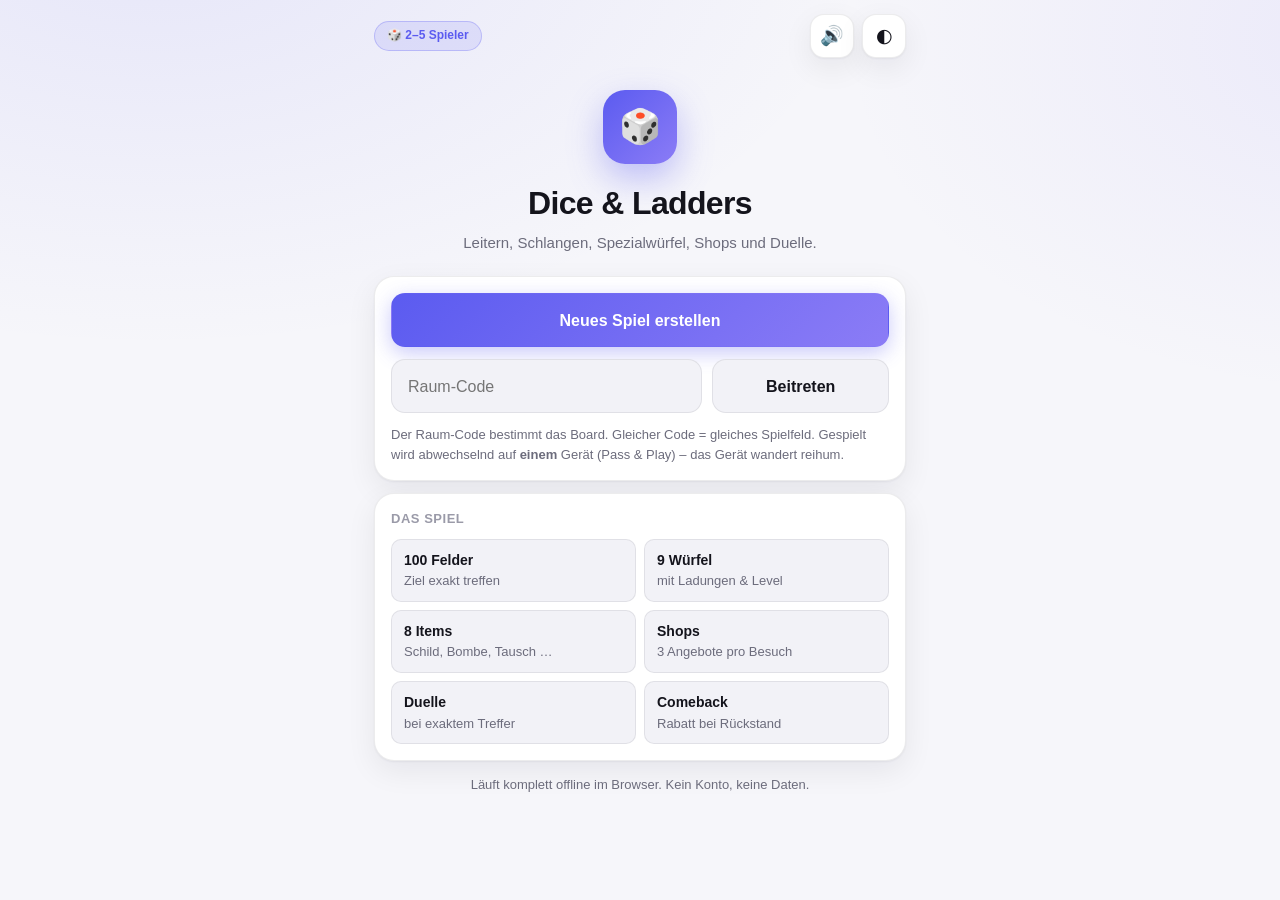
<file: snakeladder/index.html>
<!doctype html>
<html lang="de">
<head>
<meta charset="utf-8">
<meta name="viewport" content="width=device-width, initial-scale=1, viewport-fit=cover, user-scalable=no">
<meta name="theme-color" content="#ffffff" media="(prefers-color-scheme: light)">
<meta name="theme-color" content="#0d0d12" media="(prefers-color-scheme: dark)">
<meta name="color-scheme" content="light dark">
<meta name="description" content="SnakeLadder — Dice & Ladders. Ein Brettspiel mit Würfel-Inventar, Shops, Items und Duellen für 2–5 Spieler.">
<meta name="apple-mobile-web-app-capable" content="yes">
<meta name="mobile-web-app-capable" content="yes">
<meta name="apple-mobile-web-app-title" content="SnakeLadder">
<meta name="format-detection" content="telephone=no">
<title>SnakeLadder — Dice &amp; Ladders</title>
<link rel="icon" href="data:image/svg+xml,%3Csvg xmlns='http://www.w3.org/2000/svg' viewBox='0 0 64 64'%3E%3Crect width='64' height='64' rx='16' fill='%235b5bf0'/%3E%3Cg fill='%23fff'%3E%3Ccircle cx='22' cy='22' r='5'/%3E%3Ccircle cx='42' cy='42' r='5'/%3E%3Ccircle cx='42' cy='22' r='5'/%3E%3Ccircle cx='22' cy='42' r='5'/%3E%3C/g%3E%3C/svg%3E">
<style>
/* ============================================================
   SnakeLadder — Dice & Ladders
   Eine Datei. Kein Build. Keine Bibliotheken.
   ============================================================ */

:root{
  --accent:#5b5bf0;
  --accent-2:#8b7cf6;
  --accent-soft:rgba(91,91,240,.12);
  --accent-line:rgba(91,91,240,.28);
  --on-accent:#fff;

  --bg:#f6f6fa;
  --bg-grad:radial-gradient(1200px 700px at 12% -8%, rgba(91,91,240,.10), transparent 60%),
            radial-gradient(900px 600px at 108% 4%, rgba(139,124,246,.10), transparent 60%);
  --surface:#ffffff;
  --surface-2:#f2f2f7;
  --surface-3:#e9e9f0;
  --line:rgba(16,16,32,.08);
  --line-strong:rgba(16,16,32,.16);

  --text:#14141c;
  --muted:#6c6c7c;
  --muted-dim:#9a9aa8;

  --good:#12a06a;
  --good-soft:rgba(18,160,106,.12);
  --bad:#e0455a;
  --bad-soft:rgba(224,69,90,.12);
  --gold:#d99a10;
  --gold-soft:rgba(217,154,16,.14);

  --shadow:0 1px 2px rgba(16,16,32,.05), 0 10px 30px rgba(16,16,32,.07);
  --shadow-lg:0 20px 60px rgba(16,16,32,.18);

  --r:20px;
  --r-sm:14px;
  --r-xs:10px;

  --font:-apple-system,BlinkMacSystemFont,"SF Pro Text","Segoe UI",Roboto,Helvetica,Arial,sans-serif;
  --mono:ui-monospace,SFMono-Regular,"SF Mono",Menlo,Consolas,monospace;

  --sat:env(safe-area-inset-top,0px);
  --sab:env(safe-area-inset-bottom,0px);
  --sal:env(safe-area-inset-left,0px);
  --sar:env(safe-area-inset-right,0px);
}

@media (prefers-color-scheme:dark){
  :root:not([data-theme="light"]){
    --bg:#0d0d12;
    --bg-grad:radial-gradient(1200px 700px at 12% -8%, rgba(91,91,240,.20), transparent 60%),
              radial-gradient(900px 600px at 108% 4%, rgba(139,124,246,.14), transparent 60%);
    --surface:#16161d;
    --surface-2:#1d1d26;
    --surface-3:#262631;
    --line:rgba(255,255,255,.08);
    --line-strong:rgba(255,255,255,.16);
    --text:#f2f2f7;
    --muted:#9a9aad;
    --muted-dim:#6a6a7c;
    --accent-soft:rgba(91,91,240,.20);
    --accent-line:rgba(139,124,246,.42);
    --good:#3ddc9a;
    --good-soft:rgba(61,220,154,.14);
    --bad:#ff6b7d;
    --bad-soft:rgba(255,107,125,.14);
    --gold:#f5c24a;
    --gold-soft:rgba(245,194,74,.16);
    --shadow:0 1px 2px rgba(0,0,0,.4), 0 10px 30px rgba(0,0,0,.35);
    --shadow-lg:0 20px 60px rgba(0,0,0,.55);
  }
}
:root[data-theme="dark"]{
  --bg:#0d0d12;
  --bg-grad:radial-gradient(1200px 700px at 12% -8%, rgba(91,91,240,.20), transparent 60%),
            radial-gradient(900px 600px at 108% 4%, rgba(139,124,246,.14), transparent 60%);
  --surface:#16161d;
  --surface-2:#1d1d26;
  --surface-3:#262631;
  --line:rgba(255,255,255,.08);
  --line-strong:rgba(255,255,255,.16);
  --text:#f2f2f7;
  --muted:#9a9aad;
  --muted-dim:#6a6a7c;
  --accent-soft:rgba(91,91,240,.20);
  --accent-line:rgba(139,124,246,.42);
  --good:#3ddc9a;
  --good-soft:rgba(61,220,154,.14);
  --bad:#ff6b7d;
  --bad-soft:rgba(255,107,125,.14);
  --gold:#f5c24a;
  --gold-soft:rgba(245,194,74,.16);
  --shadow:0 1px 2px rgba(0,0,0,.4), 0 10px 30px rgba(0,0,0,.35);
  --shadow-lg:0 20px 60px rgba(0,0,0,.55);
}

*,*::before,*::after{box-sizing:border-box;-webkit-tap-highlight-color:transparent}
html,body{margin:0;padding:0}
html{-webkit-text-size-adjust:100%}
body{
  font-family:var(--font);
  background:var(--bg-grad),var(--bg);
  background-attachment:fixed;
  color:var(--text);
  min-height:100svh;
  font-size:16px;
  line-height:1.45;
  overscroll-behavior-y:none;
}
button,input,select{font:inherit;color:inherit}
button{border:0;background:none;cursor:pointer;padding:0}
h1,h2,h3,p{margin:0}
.mono{font-family:var(--mono);font-variant-numeric:tabular-nums}
.sr{position:absolute;width:1px;height:1px;overflow:hidden;clip:rect(0 0 0 0);white-space:nowrap}

/* ── Layout ─────────────────────────────────────────────── */
.wrap{
  max-width:560px;margin:0 auto;
  padding:calc(var(--sat) + 14px) calc(var(--sar) + 14px) calc(var(--sab) + 18px) calc(var(--sal) + 14px);
}
.screen{display:none;animation:fade .28s ease both}
.screen.on{display:block}
@keyframes fade{from{opacity:0;transform:translateY(8px)}to{opacity:1;transform:none}}

.card{
  background:var(--surface);
  border:1px solid var(--line);
  border-radius:var(--r);
  box-shadow:var(--shadow);
  padding:16px;
}
.card + .card{margin-top:12px}

/* ── Buttons ────────────────────────────────────────────── */
.btn{
  display:flex;align-items:center;justify-content:center;gap:8px;
  min-height:54px;padding:0 18px;
  border-radius:var(--r-sm);
  background:var(--surface-2);
  border:1px solid var(--line);
  color:var(--text);
  font-weight:600;font-size:16px;
  transition:transform .12s ease, background .16s ease, opacity .16s ease;
  width:100%;
}
.btn:active{transform:scale(.975)}
.btn[disabled]{opacity:.4;pointer-events:none}
.btn-primary{
  background:linear-gradient(135deg,var(--accent),var(--accent-2));
  color:var(--on-accent);border-color:transparent;
  box-shadow:0 6px 20px rgba(91,91,240,.32);
}
.btn-ghost{background:transparent;border-color:var(--line-strong);color:var(--muted)}
.btn-sm{min-height:42px;font-size:14px;padding:0 14px;border-radius:var(--r-xs);width:auto}
.btn-row{display:flex;gap:10px;margin-top:12px}
.btn-row .btn{flex:1}

input[type=text]{
  width:100%;min-height:54px;padding:0 16px;
  background:var(--surface-2);border:1px solid var(--line);
  border-radius:var(--r-sm);outline:none;
  transition:border-color .16s ease, background .16s ease;
}
input[type=text]:focus{border-color:var(--accent-line);background:var(--surface)}

/* ── Home ───────────────────────────────────────────────── */
.hero{text-align:center;padding:26px 8px 22px}
.logo{
  width:74px;height:74px;margin:0 auto 16px;border-radius:22px;
  background:linear-gradient(135deg,var(--accent),var(--accent-2));
  box-shadow:0 14px 34px rgba(91,91,240,.36);
  display:grid;place-items:center;color:#fff;font-size:34px;
  animation:float 5s ease-in-out infinite;
}
@keyframes float{0%,100%{transform:translateY(0) rotate(-3deg)}50%{transform:translateY(-7px) rotate(3deg)}}
.hero h1{font-size:32px;font-weight:700;letter-spacing:-.02em}
.hero .sub{color:var(--muted);font-size:15px;margin-top:6px}
.pill{
  display:inline-flex;align-items:center;gap:6px;
  padding:5px 12px;border-radius:999px;font-size:12px;font-weight:600;
  background:var(--accent-soft);color:var(--accent);border:1px solid var(--accent-line);
}
.section-title{font-size:13px;font-weight:700;letter-spacing:.04em;text-transform:uppercase;color:var(--muted-dim);margin-bottom:10px}
.feat{display:grid;grid-template-columns:repeat(2,1fr);gap:8px;margin-top:4px}
.feat div{
  background:var(--surface-2);border-radius:var(--r-xs);padding:10px 12px;
  font-size:13px;color:var(--muted);border:1px solid var(--line);
}
.feat b{display:block;color:var(--text);font-size:14px;margin-bottom:2px}
.note{font-size:13px;color:var(--muted);line-height:1.5}
.top-bar{display:flex;align-items:center;justify-content:space-between;gap:10px;margin-bottom:6px}
.icon-btn{
  width:44px;height:44px;border-radius:14px;display:grid;place-items:center;
  background:var(--surface);border:1px solid var(--line);font-size:19px;box-shadow:var(--shadow);
}
.icon-btn:active{transform:scale(.94)}

/* ── Lobby ──────────────────────────────────────────────── */
.code-box{
  text-align:center;padding:18px;border-radius:var(--r-sm);
  background:linear-gradient(135deg,var(--accent-soft),transparent);
  border:1px dashed var(--accent-line);
}
.code-box .code{font-family:var(--mono);font-size:30px;font-weight:700;letter-spacing:.22em;color:var(--accent)}
.plist{display:flex;flex-direction:column;gap:10px}
.prow{
  display:flex;align-items:center;gap:10px;
  background:var(--surface-2);border:1px solid var(--line);border-radius:var(--r-sm);padding:8px 10px;
}
.swatch{width:38px;height:38px;border-radius:12px;flex:none;border:2px solid #fff3;box-shadow:0 3px 10px rgba(0,0,0,.14)}
.prow input{min-height:38px;background:transparent;border:0;padding:0 4px;font-weight:600}
.prow input:focus{background:transparent}
.x-btn{width:36px;height:36px;flex:none;border-radius:11px;background:var(--surface-3);color:var(--muted);display:grid;place-items:center;font-size:18px}

/* ── Game header ────────────────────────────────────────── */
.turn-bar{
  display:flex;align-items:center;gap:12px;padding:12px 14px;
  border-radius:var(--r);border:1px solid var(--line);
  background:var(--surface);box-shadow:var(--shadow);
  position:sticky;top:calc(var(--sat) + 6px);z-index:30;
  backdrop-filter:saturate(180%) blur(14px);-webkit-backdrop-filter:saturate(180%) blur(14px);
}
.turn-bar .avatar{width:42px;height:42px;border-radius:14px;flex:none;display:grid;place-items:center;color:#fff;font-weight:700;font-size:17px}
.turn-bar .who{flex:1;min-width:0}
.turn-bar .who b{display:block;font-size:17px;letter-spacing:-.01em;white-space:nowrap;overflow:hidden;text-overflow:ellipsis}
.turn-bar .who span{font-size:12.5px;color:var(--muted)}
.stat{display:flex;align-items:center;gap:5px;font-weight:700;font-size:15px;padding:7px 11px;border-radius:12px;background:var(--gold-soft);color:var(--gold)}

/* ── Player strip ───────────────────────────────────────── */
.strip{display:flex;gap:8px;overflow-x:auto;padding:12px 2px 4px;scrollbar-width:none;-webkit-overflow-scrolling:touch}
.strip::-webkit-scrollbar{display:none}
.pcard{
  flex:none;min-width:104px;padding:10px;border-radius:var(--r-sm);
  background:var(--surface);border:1px solid var(--line);box-shadow:var(--shadow);
  transition:transform .2s ease,border-color .2s ease;
}
.pcard.active{border-color:var(--accent);transform:translateY(-3px);box-shadow:0 8px 26px rgba(91,91,240,.24)}
.pcard .n{display:flex;align-items:center;gap:6px;font-weight:700;font-size:13.5px;white-space:nowrap;overflow:hidden;text-overflow:ellipsis}
.dot{width:11px;height:11px;border-radius:50%;flex:none}
.pcard .m{display:flex;gap:8px;margin-top:6px;font-size:12px;color:var(--muted)}
.pcard .m b{color:var(--text);font-weight:700}
.badges{display:flex;gap:3px;margin-top:5px;font-size:11px;min-height:14px}

/* ── Board ──────────────────────────────────────────────── */
.board-wrap{position:relative;margin-top:12px;border-radius:var(--r);overflow:hidden;
  border:1px solid var(--line);background:var(--surface);box-shadow:var(--shadow);padding:8px}
.board{position:relative;display:grid;grid-template-columns:repeat(10,1fr);gap:3px}
.cell{
  position:relative;aspect-ratio:1;border-radius:8px;
  background:var(--surface-2);
  display:flex;align-items:flex-start;justify-content:flex-start;
  font-size:8px;color:var(--muted-dim);overflow:hidden;
}
.cell .num{position:absolute;top:2px;left:3px;font-size:7.5px;line-height:1;font-family:var(--mono);opacity:.65}
.cell .ic{position:absolute;inset:0;display:grid;place-items:center;font-size:13px;line-height:1;padding-top:3px}
.cell.t-ladder{background:linear-gradient(135deg,var(--good-soft),transparent)}
.cell.t-snake{background:linear-gradient(135deg,var(--bad-soft),transparent)}
.cell.t-shop{background:linear-gradient(135deg,var(--accent-soft),transparent)}
.cell.t-coin{background:linear-gradient(135deg,var(--gold-soft),transparent)}
.cell.t-mystery{background:linear-gradient(135deg,rgba(139,124,246,.16),transparent)}
.cell.danger{box-shadow:inset 0 0 0 1px rgba(224,69,90,.28)}
.cell.goal{background:linear-gradient(135deg,var(--accent),var(--accent-2));color:#fff}
.cell.goal .num{color:#fff;opacity:.9}
.cell.hl{animation:cellPulse .6s ease}
@keyframes cellPulse{0%{box-shadow:inset 0 0 0 2px var(--accent)}100%{box-shadow:inset 0 0 0 0 transparent}}
.cell .trap{position:absolute;right:2px;bottom:1px;font-size:9px}

#links{position:absolute;inset:8px;pointer-events:none;z-index:2}
#tokens{position:absolute;inset:8px;pointer-events:none;z-index:3}
.token{
  position:absolute;width:15px;height:15px;border-radius:50%;
  border:2px solid rgba(255,255,255,.9);
  box-shadow:0 2px 6px rgba(0,0,0,.35);
  transform:translate(-50%,-50%);
  transition:left .16s cubic-bezier(.34,1.4,.64,1), top .16s cubic-bezier(.34,1.4,.64,1);
  display:grid;place-items:center;font-size:8px;font-weight:800;color:#fff;
}
.token.lead{width:19px;height:19px;z-index:5;box-shadow:0 0 0 2px var(--accent),0 2px 8px rgba(0,0,0,.4)}
.token.hop{animation:hop .16s ease}
@keyframes hop{50%{transform:translate(-50%,-50%) scale(1.45)}}
.token.slide{transition:left .5s ease-in-out, top .5s ease-in-out}

/* ── Log ────────────────────────────────────────────────── */
.log{margin-top:12px;max-height:112px;overflow-y:auto;display:flex;flex-direction:column;gap:5px;-webkit-overflow-scrolling:touch}
.log-item{display:flex;gap:7px;align-items:flex-start;font-size:13px;color:var(--muted);animation:slideIn .22s ease both}
.log-item b{color:var(--text)}
.log-item .dot{margin-top:5px}
@keyframes slideIn{from{opacity:0;transform:translateX(-6px)}to{opacity:1;transform:none}}

/* ── Dice / items ───────────────────────────────────────── */
.rack{display:flex;gap:8px;overflow-x:auto;padding:2px;scrollbar-width:none}
.rack::-webkit-scrollbar{display:none}
.die{
  flex:none;width:88px;padding:10px 8px;border-radius:var(--r-sm);
  background:var(--surface-2);border:1.5px solid var(--line);
  text-align:center;transition:transform .14s ease,border-color .14s ease,background .14s ease;
}
.die:active{transform:scale(.95)}
.die.sel{border-color:var(--accent);background:var(--accent-soft);box-shadow:0 6px 18px rgba(91,91,240,.2)}
.die.out{opacity:.36}
.die .e{font-size:22px;line-height:1.1}
.die .nm{font-size:12px;font-weight:700;margin-top:3px;white-space:nowrap;overflow:hidden;text-overflow:ellipsis}
.die .rg{font-size:10.5px;color:var(--muted);white-space:nowrap;overflow:hidden;text-overflow:ellipsis}
.die .ch{font-size:10px;margin-top:4px;font-weight:700;color:var(--accent)}
.slot{
  flex:none;width:64px;padding:10px 6px;border-radius:var(--r-sm);text-align:center;
  background:var(--surface-2);border:1.5px solid var(--line);
}
.slot.empty{border-style:dashed;opacity:.5}
.slot .e{font-size:21px}
.slot .nm{font-size:10.5px;color:var(--muted);margin-top:2px;white-space:nowrap;overflow:hidden;text-overflow:ellipsis}

/* ── Roll area ──────────────────────────────────────────── */
.roll-zone{
  margin-top:12px;padding:14px;border-radius:var(--r);
  background:var(--surface);border:1px solid var(--line);box-shadow:var(--shadow);
  display:flex;align-items:center;gap:14px;
}
.cube{
  width:74px;height:74px;flex:none;border-radius:20px;
  background:linear-gradient(150deg,var(--surface-2),var(--surface-3));
  border:1px solid var(--line-strong);
  display:grid;place-items:center;font-size:30px;font-weight:800;font-family:var(--mono);
  box-shadow:inset 0 -3px 8px rgba(0,0,0,.06),var(--shadow);
}
.cube.rolling{animation:tumble .42s cubic-bezier(.4,0,.3,1) infinite}
@keyframes tumble{
  0%{transform:rotate(0) scale(1)}
  25%{transform:rotate(90deg) scale(1.09)}
  50%{transform:rotate(180deg) scale(.96)}
  75%{transform:rotate(270deg) scale(1.09)}
  100%{transform:rotate(360deg) scale(1)}
}
.cube.pop{animation:pop .45s cubic-bezier(.2,1.5,.4,1)}
@keyframes pop{0%{transform:scale(.5) rotate(-25deg)}100%{transform:scale(1) rotate(0)}}
.roll-zone .rside{flex:1;min-width:0}
.roll-zone .rside .t{font-size:12.5px;color:var(--muted);margin-bottom:8px;min-height:18px}

/* ── Modal ──────────────────────────────────────────────── */
.backdrop{
  position:fixed;inset:0;z-index:100;
  background:rgba(10,10,20,.5);backdrop-filter:blur(6px);-webkit-backdrop-filter:blur(6px);
  display:flex;align-items:flex-end;justify-content:center;
  animation:fadeIn .2s ease both;
}
@keyframes fadeIn{from{opacity:0}to{opacity:1}}
.sheet{
  width:100%;max-width:560px;
  background:var(--surface);
  border-radius:var(--r) var(--r) 0 0;
  border:1px solid var(--line);border-bottom:0;
  padding:18px 16px calc(var(--sab) + 18px);
  box-shadow:var(--shadow-lg);
  animation:up .3s cubic-bezier(.2,.9,.3,1) both;
  max-height:88svh;overflow-y:auto;-webkit-overflow-scrolling:touch;
}
@keyframes up{from{transform:translateY(100%)}to{transform:none}}
.grab{width:38px;height:4px;border-radius:2px;background:var(--line-strong);margin:0 auto 14px}
.sheet h3{font-size:20px;font-weight:700;letter-spacing:-.01em;margin-bottom:4px}
.sheet .lead{font-size:14px;color:var(--muted);margin-bottom:14px}
.offer{
  display:flex;align-items:center;gap:12px;padding:12px;margin-bottom:9px;
  border-radius:var(--r-sm);background:var(--surface-2);border:1px solid var(--line);
  width:100%;text-align:left;transition:transform .12s ease,border-color .16s ease;
}
.offer:active{transform:scale(.98)}
.offer.dis{opacity:.42;pointer-events:none}
.offer .oe{width:44px;height:44px;flex:none;border-radius:14px;background:var(--surface-3);display:grid;place-items:center;font-size:22px}
.offer .oi{flex:1;min-width:0}
.offer .oi b{display:block;font-size:15px}
.offer .oi span{font-size:12.5px;color:var(--muted);display:block;line-height:1.35}
.price{font-weight:700;font-size:14px;color:var(--gold);white-space:nowrap;display:flex;align-items:center;gap:3px}
.price.free{color:var(--good)}
.strike{text-decoration:line-through;color:var(--muted-dim);font-weight:500;font-size:12px;margin-right:4px}
.chips{display:flex;flex-wrap:wrap;gap:8px}
.chip{
  min-height:52px;min-width:56px;padding:0 16px;border-radius:var(--r-sm);
  background:var(--surface-2);border:1.5px solid var(--line);font-weight:700;
  display:flex;align-items:center;justify-content:center;gap:7px;flex:1;
}
.chip:active{transform:scale(.96)}
.duel{display:flex;align-items:center;justify-content:space-around;gap:10px;padding:14px 0}
.duel .side{text-align:center;flex:1;min-width:0}
.duel .side .nm{font-size:13px;font-weight:700;margin-top:6px;white-space:nowrap;overflow:hidden;text-overflow:ellipsis}
.duel .vs{font-size:13px;font-weight:800;color:var(--muted-dim)}
.duel .cube{width:64px;height:64px;font-size:26px;margin:0 auto}

/* ── Toast / FX ─────────────────────────────────────────── */
#toasts{position:fixed;top:calc(var(--sat) + 12px);left:0;right:0;z-index:200;display:flex;flex-direction:column;align-items:center;gap:8px;pointer-events:none;padding:0 12px}
.toast{
  background:var(--surface);border:1px solid var(--line);box-shadow:var(--shadow-lg);
  border-radius:999px;padding:10px 18px;font-size:14px;font-weight:600;
  animation:toastIn .3s cubic-bezier(.2,1.4,.4,1) both;max-width:100%;
}
.toast.good{background:var(--good);color:#fff;border-color:transparent}
.toast.bad{background:var(--bad);color:#fff;border-color:transparent}
.toast.gold{background:var(--gold);color:#231a00;border-color:transparent}
@keyframes toastIn{from{opacity:0;transform:translateY(-14px) scale(.9)}to{opacity:1;transform:none}}
.toast.out{animation:toastOut .25s ease both}
@keyframes toastOut{to{opacity:0;transform:translateY(-10px) scale(.94)}}

#fx{position:fixed;inset:0;pointer-events:none;z-index:150;overflow:hidden}
.spark{position:absolute;width:9px;height:9px;border-radius:50%;will-change:transform,opacity}

/* ── Winner ─────────────────────────────────────────────── */
.trophy{font-size:70px;text-align:center;animation:float 3s ease-in-out infinite}
.rank{display:flex;align-items:center;gap:11px;padding:12px;border-radius:var(--r-sm);background:var(--surface-2);border:1px solid var(--line);margin-bottom:8px}
.rank .pos{width:30px;font-weight:800;color:var(--muted-dim);font-size:16px;text-align:center}
.rank.win{background:linear-gradient(135deg,var(--accent-soft),transparent);border-color:var(--accent-line)}
.rank.win .pos{color:var(--accent)}
.rank .rn{flex:1;font-weight:700;white-space:nowrap;overflow:hidden;text-overflow:ellipsis}
.rank .rs{font-size:12.5px;color:var(--muted)}

.legend{display:grid;grid-template-columns:repeat(2,1fr);gap:6px;margin-top:10px;font-size:12px;color:var(--muted)}
.legend div{display:flex;align-items:center;gap:6px}

@media (max-width:359px){
  .cell .ic{font-size:11px}
  .die{width:80px}
}
@media (prefers-reduced-motion:reduce){
  *{animation-duration:.01ms !important;transition-duration:.01ms !important}
}
</style>
</head>
<body>

<div class="wrap">

<!-- ══ HOME ═══════════════════════════════════════════════ -->
<section class="screen on" id="s-home">
  <div class="top-bar">
    <span class="pill">🎲 2–5 Spieler</span>
    <div style="display:flex;gap:8px">
      <button class="icon-btn" id="btn-sound" aria-label="Sound umschalten">🔊</button>
      <button class="icon-btn" id="btn-theme" aria-label="Design umschalten">◐</button>
    </div>
  </div>

  <div class="hero">
    <div class="logo">🎲</div>
    <h1>Dice &amp; Ladders</h1>
    <p class="sub">Leitern, Schlangen, Spezialwürfel, Shops und Duelle.</p>
  </div>

  <div class="card">
    <button class="btn btn-primary" id="btn-create">Neues Spiel erstellen</button>
    <div class="btn-row">
      <input type="text" id="in-code" placeholder="Raum-Code" maxlength="6" autocomplete="off" autocapitalize="characters" spellcheck="false" style="flex:2">
      <button class="btn" id="btn-join" style="flex:1">Beitreten</button>
    </div>
    <p class="note" style="margin-top:12px">
      Der Raum-Code bestimmt das Board. Gleicher Code&nbsp;= gleiches Spielfeld.
      Gespielt wird abwechselnd auf <b>einem</b> Gerät (Pass&nbsp;&amp;&nbsp;Play) – das Gerät wandert reihum.
    </p>
  </div>

  <div class="card">
    <div class="section-title">Das Spiel</div>
    <div class="feat">
      <div><b>100 Felder</b>Ziel exakt treffen</div>
      <div><b>9 Würfel</b>mit Ladungen &amp; Level</div>
      <div><b>8 Items</b>Schild, Bombe, Tausch …</div>
      <div><b>Shops</b>3 Angebote pro Besuch</div>
      <div><b>Duelle</b>bei exaktem Treffer</div>
      <div><b>Comeback</b>Rabatt bei Rückstand</div>
    </div>
  </div>

  <p class="note" style="text-align:center;margin-top:14px">
    Läuft komplett offline im Browser. Kein Konto, keine Daten.
  </p>
</section>

<!-- ══ LOBBY ══════════════════════════════════════════════ -->
<section class="screen" id="s-lobby">
  <div class="top-bar">
    <button class="icon-btn" id="btn-back-home" aria-label="Zurück">‹</button>
    <span class="pill">Lobby</span>
    <div style="width:44px"></div>
  </div>

  <div class="card">
    <div class="code-box">
      <div class="section-title" style="margin-bottom:4px">Raum-Code</div>
      <div class="code" id="room-code">–––</div>
      <button class="btn btn-sm btn-ghost" id="btn-copy" style="margin:12px auto 0">Code kopieren</button>
    </div>
  </div>

  <div class="card">
    <div class="section-title">Spieler</div>
    <div class="plist" id="plist"></div>
    <button class="btn btn-ghost btn-sm" id="btn-add" style="margin-top:10px;width:100%">+ Spieler hinzufügen</button>
  </div>

  <div class="card">
    <div class="section-title">Start-Coins</div>
    <div class="chips" id="coin-pick"></div>
  </div>

  <button class="btn btn-primary" id="btn-start" style="margin-top:12px">Match starten</button>
</section>

<!-- ══ GAME ═══════════════════════════════════════════════ -->
<section class="screen" id="s-game">
  <div class="turn-bar">
    <div class="avatar" id="tb-av">A</div>
    <div class="who">
      <b id="tb-name">–</b>
      <span id="tb-sub">–</span>
    </div>
    <div class="stat"><span>🪙</span><span id="tb-coins">0</span></div>
    <button class="icon-btn" id="btn-menu" aria-label="Menü">⋯</button>
  </div>

  <div class="strip" id="strip"></div>

  <div class="board-wrap">
    <div class="board" id="board"></div>
    <svg id="links" aria-hidden="true"></svg>
    <div id="tokens"></div>
  </div>

  <div class="card" style="margin-top:12px;padding:12px 14px">
    <div class="log" id="log"></div>
  </div>

  <div class="roll-zone">
    <div class="cube" id="cube">?</div>
    <div class="rside">
      <div class="t" id="roll-hint">Würfel wählen und werfen</div>
      <button class="btn btn-primary" id="btn-roll">Würfeln</button>
    </div>
  </div>

  <div class="card" style="margin-top:12px">
    <div class="section-title">Würfel-Inventar</div>
    <div class="rack" id="dice-rack"></div>
  </div>

  <div class="card">
    <div class="section-title" id="items-title">Items</div>
    <div class="rack" id="item-rack"></div>
  </div>

  <div class="card">
    <div class="section-title">Legende</div>
    <div class="legend">
      <div>🪜 Leiter</div><div>🐍 Schlange</div>
      <div>🪙 Coins</div><div>❓ Mystery</div>
      <div>🛒 Shop</div><div>🏁 Ziel (exakt)</div>
    </div>
  </div>
</section>

<!-- ══ WINNER ═════════════════════════════════════════════ -->
<section class="screen" id="s-win">
  <div class="hero" style="padding-top:34px">
    <div class="trophy">🏆</div>
    <h1 id="win-name" style="margin-top:10px">–</h1>
    <p class="sub">gewinnt das Match</p>
  </div>
  <div class="card">
    <div class="section-title">Endstand</div>
    <div id="ranks"></div>
  </div>
  <div class="btn-row">
    <button class="btn btn-primary" id="btn-rematch">Rematch</button>
    <button class="btn btn-ghost" id="btn-home">Startseite</button>
  </div>
</section>

</div>

<div id="toasts"></div>
<div id="fx"></div>
<div id="modal-root"></div>

<script>
"use strict";
(function(){

/* ══════════════════════════════════════════════════════════
   0 · Basics
   ══════════════════════════════════════════════════════════ */
const $  = id => document.getElementById(id);
const el = (tag, cls, html) => { const n = document.createElement(tag); if(cls) n.className = cls; if(html != null) n.innerHTML = html; return n; };
const sleep = ms => new Promise(r => setTimeout(r, ms));
const clamp = (v,a,b) => Math.max(a, Math.min(b, v));
const esc = s => String(s).replace(/[&<>"']/g, c => ({'&':'&amp;','<':'&lt;','>':'&gt;','"':'&quot;',"'":'&#39;'}[c]));

/* Deterministischer Zufall (mulberry32) – gleicher Code = gleiches Board */
function hashCode(str){ let h = 2166136261 >>> 0; for(let i=0;i<str.length;i++){ h ^= str.charCodeAt(i); h = Math.imul(h, 16777619) >>> 0; } return h >>> 0; }
function mulberry32(a){ return function(){ a |= 0; a = a + 0x6D2B79F5 | 0; let t = Math.imul(a ^ a >>> 15, 1 | a); t = t + Math.imul(t ^ t >>> 7, 61 | t) ^ t; return ((t ^ t >>> 14) >>> 0) / 4294967296; }; }
const rnd  = (n) => Math.floor(Math.random() * n);            // Live-Zufall (Würfel)
const pick = arr => arr[rnd(arr.length)];
const between = (a,b) => a + rnd(b - a + 1);

const FIELDS = 100;
const COLORS = ['#5b5bf0','#e0455a','#12a06a','#d99a10','#8b7cf6'];
const NAMES  = ['Spieler 1','Spieler 2','Spieler 3','Spieler 4','Spieler 5'];

/* ══════════════════════════════════════════════════════════
   1 · Würfel-Katalog
   Jedes Level: {txt, min, max, ch (Ladungen), extra}
   ══════════════════════════════════════════════════════════ */
const DICE = {
  standard:{ name:'Standard', icon:'🎲', infinite:true, price:0, buyable:false,
    desc:'Der Klassiker. Unbegrenzt.',
    levels:[ {txt:'1–6', min:1, max:6}, {txt:'1–7', min:1, max:7}, {txt:'2–7', min:2, max:7} ],
    up:[45,110] },

  power:{ name:'Power', icon:'⚡', price:55,
    desc:'Große Schritte, wenige Ladungen.',
    levels:[ {txt:'3–8', min:3, max:8, ch:3}, {txt:'4–9', min:4, max:9, ch:4}, {txt:'5–10', min:5, max:10, ch:5} ],
    up:[50,115] },

  double:{ name:'Doppel', icon:'🎯', price:60,
    desc:'Zwei Würfe addiert.',
    levels:[ {txt:'2×(1–6)', n:2, min:1, max:6, ch:2}, {txt:'2×(1–6)+1', n:2, min:1, max:6, bonus:1, ch:3}, {txt:'3×(1–6)', n:3, min:1, max:6, ch:3} ],
    up:[55,125] },

  safe:{ name:'Safe', icon:'🛡️', price:50,
    desc:'Ignoriert Schlangen in diesem Zug.',
    levels:[ {txt:'1–4 · schlangensicher', min:1, max:4, ch:3}, {txt:'2–5 · schlangensicher', min:2, max:5, ch:4}, {txt:'2–6 · schlangensicher', min:2, max:6, ch:5} ],
    up:[45,105], flags:['noSnake'] },

  gold:{ name:'Gold', icon:'🪙', price:65,
    desc:'Wirft Coins ab.',
    levels:[ {txt:'1–6 · +5 🪙 je Auge', min:1, max:6, ch:3, coin:5}, {txt:'1–6 · +8 🪙 je Auge', min:1, max:6, ch:4, coin:8}, {txt:'2–7 · +11 🪙 je Auge', min:2, max:7, ch:5, coin:11} ],
    up:[55,125] },

  precision:{ name:'Precision', icon:'🎚️', price:70,
    desc:'Du wählst die Augenzahl.',
    levels:[ {txt:'wähle 1–3', min:1, max:3, ch:4, choose:true}, {txt:'wähle 1–4', min:1, max:4, ch:5, choose:true}, {txt:'wähle 1–5', min:1, max:5, ch:6, choose:true} ],
    up:[60,135] },

  chaos:{ name:'Chaos', icon:'🌀', price:45,
    desc:'Hohe Zahlen – mit Rückwärts-Risiko.',
    levels:[ {txt:'1–10 · 30% rückwärts', min:1, max:10, ch:3, back:.30}, {txt:'1–12 · 25% rückwärts', min:1, max:12, ch:4, back:.25}, {txt:'2–14 · 20% rückwärts', min:2, max:14, ch:5, back:.20} ],
    up:[50,115] },

  ghost:{ name:'Ghost', icon:'👻', price:75,
    desc:'Immun gegen alles Negative.',
    levels:[ {txt:'1–6 · immun', min:1, max:6, ch:2}, {txt:'2–7 · immun', min:2, max:7, ch:3}, {txt:'2–8 · immun', min:2, max:8, ch:4} ],
    up:[65,145], flags:['ghost'] },

  legendary:{ name:'Legendär', icon:'👑', price:120,
    desc:'Ein Wurf, riesiger Sprung.',
    levels:[ {txt:'8–14 · immun', min:8, max:14, ch:1}, {txt:'10–16 · immun', min:10, max:16, ch:1}, {txt:'12–18 · immun', min:12, max:18, ch:2} ],
    up:[110,210], flags:['ghost'] }
};
const DICE_KEYS = Object.keys(DICE);
const lv = d => DICE[d.type].levels[d.level - 1];

/* ══════════════════════════════════════════════════════════
   2 · Items
   ══════════════════════════════════════════════════════════ */
const ITEMS = {
  shield:   { name:'Schild',    icon:'🛡️', price:35, desc:'Blockt die nächste Schlange automatisch.', auto:true },
  reroll:   { name:'Reroll',    icon:'🔄', price:30, desc:'Nächster Wurf zählt doppelt gewürfelt – der bessere gilt.' },
  magnet:   { name:'Magnet',    icon:'🧲', price:40, desc:'Zieht dich auf das nächste Coin-Feld (max. 8 vor).' },
  bomb:     { name:'Bombe',     icon:'💣', price:35, desc:'Legt eine Falle 3–8 Felder vor dir. −12 🪙 für den Gegner.' },
  swap:     { name:'Tausch',    icon:'🔀', price:60, desc:'Tauscht deine Position mit einem Gegner.', target:true },
  lock:     { name:'Sperre',    icon:'🔒', price:45, desc:'Sperrt die Spezialwürfel eines Gegners für 1 Zug.', target:true },
  ladder:   { name:'Mini-Leiter', icon:'🪜', price:45, desc:'Sofort 5 Felder nach vorn.' },
  snaketrap:{ name:'Schlangenfalle', icon:'🐍', price:40, desc:'Falle 3–8 Felder vor dir. Gegner rutscht 6 zurück.' }
};
const ITEM_KEYS = Object.keys(ITEMS);
const ITEM_MAX = 3;

/* ══════════════════════════════════════════════════════════
   3 · Board
   ══════════════════════════════════════════════════════════ */
const LADDERS = [
  { from:4,  to:14, kind:'normal' },
  { from:9,  to:31, kind:'coins',  coins:20 },
  { from:20, to:38, kind:'charge' },
  { from:28, to:84, kind:'mega',   cost:45 },
  { from:40, to:59, kind:'normal' },
  { from:51, to:67, kind:'coins',  coins:25 },
  { from:63, to:81, kind:'normal' },
  { from:71, to:91, kind:'mega',   cost:35 }
];
const SNAKES = [
  { from:17, to:7,  kind:'normal' },
  { from:27, to:5,  kind:'coins',  coins:12 },
  { from:34, to:13, kind:'gift',   coins:8 },
  { from:46, to:25, kind:'charge' },
  { from:62, to:18, kind:'normal' },
  { from:74, to:53, kind:'coins',  coins:20 },
  { from:87, to:24, kind:'normal' },
  { from:94, to:68, kind:'coins',  coins:15 },
  { from:99, to:79, kind:'normal' }
];
const COIN_F    = [6,15,22,36,44,56,66,78,88,92];
const MYSTERY_F = [11,26,33,49,58,70,83,95];
const SHOP_F    = [12,30,42,54,65,77,86];
const DANGER    = 90;

const BOARD = (() => {
  const b = [];
  for(let i=0;i<=FIELDS;i++) b[i] = { type:'plain' };
  LADDERS.forEach(l => b[l.from] = { type:'ladder', link:l });
  SNAKES .forEach(s => b[s.from] = { type:'snake',  link:s });
  COIN_F   .forEach(f => b[f] = { type:'coin' });
  MYSTERY_F.forEach(f => b[f] = { type:'mystery' });
  SHOP_F   .forEach(f => b[f] = { type:'shop' });
  b[FIELDS] = { type:'goal' };
  return b;
})();

const CELL_ICON = { ladder:'🪜', snake:'🐍', coin:'🪙', mystery:'❓', shop:'🛒', goal:'🏁', plain:'' };

/* ══════════════════════════════════════════════════════════
   4 · State
   ══════════════════════════════════════════════════════════ */
const S = {
  code:'', seed:0,
  players:[], turn:0, round:1,
  sel:0, busy:false, over:false,
  traps:{},            // feld -> {kind, owner}
  coinBank:{},         // feld -> false wenn eingesammelt (pro Runde neu)
  startCoins:60,
  sound:true, theme:null,
  lastFieldFx:0
};

function cur(){ return S.players[S.turn]; }
function leaderPos(){ return Math.max(...S.players.map(p => p.pos)); }
function makePlayer(i, name){
  return {
    id:i, name:name || NAMES[i], color:COLORS[i],
    pos:0, coins:S.startCoins,
    dice:[{ type:'standard', level:1, charges:Infinity }],
    items:[], shield:0, reroll:0,
    lock:0, streak:0, moves:0, coinsEarned:0, comeback:false
  };
}

/* ══════════════════════════════════════════════════════════
   5 · Sound (WebAudio, keine Dateien)
   ══════════════════════════════════════════════════════════ */
let AC = null;
function beep(freq, dur, type, vol){
  if(!S.sound) return;
  try{
    if(!AC) AC = new (window.AudioContext || window.webkitAudioContext)();
    if(AC.state === 'suspended') AC.resume();
    const o = AC.createOscillator(), g = AC.createGain();
    o.type = type || 'sine'; o.frequency.value = freq;
    g.gain.setValueAtTime(0.0001, AC.currentTime);
    g.gain.exponentialRampToValueAtTime(vol || .13, AC.currentTime + .012);
    g.gain.exponentialRampToValueAtTime(0.0001, AC.currentTime + (dur || .12));
    o.connect(g); g.connect(AC.destination);
    o.start(); o.stop(AC.currentTime + (dur || .12) + .02);
  }catch(e){}
}
const SFX = {
  tick:  () => beep(560, .05, 'square', .05),
  step:  () => beep(720, .05, 'triangle', .07),
  roll:  () => beep(300, .1,  'sawtooth', .07),
  coin:  () => { beep(880,.08,'triangle',.11); setTimeout(()=>beep(1320,.1,'triangle',.09),70); },
  up:    () => { beep(520,.1,'sine',.11); setTimeout(()=>beep(780,.14,'sine',.1),90); },
  down:  () => { beep(340,.16,'sawtooth',.1); setTimeout(()=>beep(180,.22,'sawtooth',.09),120); },
  buy:   () => { beep(660,.07,'square',.08); setTimeout(()=>beep(990,.1,'square',.07),60); },
  win:   () => { [523,659,784,1046].forEach((f,i)=>setTimeout(()=>beep(f,.22,'triangle',.13), i*130)); },
  bad:   () => beep(150,.28,'sawtooth',.11)
};

/* ══════════════════════════════════════════════════════════
   6 · Toast + Partikel
   ══════════════════════════════════════════════════════════ */
function toast(msg, kind){
  const t = el('div', 'toast' + (kind ? ' ' + kind : ''), msg);
  $('toasts').appendChild(t);
  setTimeout(() => { t.classList.add('out'); setTimeout(() => t.remove(), 260); }, 1750);
}
function burst(x, y, color, n){
  const host = $('fx');
  for(let i = 0; i < (n || 16); i++){
    const s = el('div', 'spark');
    s.style.left = x + 'px'; s.style.top = y + 'px';
    s.style.background = color;
    const ang = Math.random() * Math.PI * 2;
    const d = 34 + Math.random() * 74;
    host.appendChild(s);
    s.animate(
      [ { transform:'translate(-50%,-50%) scale(1)', opacity:1 },
        { transform:`translate(${Math.cos(ang)*d - 50}%, ${Math.sin(ang)*d + d*0.6 - 50}%) scale(0)`, opacity:0 } ],
      { duration: 600 + Math.random()*420, easing:'cubic-bezier(.2,.7,.3,1)' }
    ).onfinish = () => s.remove();
  }
}
function burstAt(field, color){
  const c = cellEls[field]; if(!c) return;
  const r = c.getBoundingClientRect();
  burst(r.left + r.width/2, r.top + r.height/2, color || 'var(--accent)', 14);
}
function confetti(){
  const host = $('fx');
  for(let i = 0; i < 90; i++){
    const s = el('div', 'spark');
    s.style.left = Math.random()*100 + 'vw';
    s.style.top = '-14px';
    s.style.background = pick(COLORS.concat(['#f5c24a','#ffffff']));
    s.style.width = s.style.height = (5 + Math.random()*8) + 'px';
    s.style.borderRadius = Math.random() > .5 ? '50%' : '2px';
    host.appendChild(s);
    s.animate(
      [ { transform:'translateY(0) rotate(0)', opacity:1 },
        { transform:`translateY(${window.innerHeight + 80}px) rotate(${720*(Math.random()>.5?1:-1)}deg)`, opacity:.85 } ],
      { duration: 1900 + Math.random()*1700, easing:'cubic-bezier(.25,.6,.4,1)', delay: Math.random()*700 }
    ).onfinish = () => s.remove();
  }
}

/* ══════════════════════════════════════════════════════════
   7 · Modal-System (Promise-basiert)
   ══════════════════════════════════════════════════════════ */
let modalOpen = false;
function sheet(build, opts){
  opts = opts || {};
  return new Promise(resolve => {
    modalOpen = true;
    const back = el('div', 'backdrop');
    const box  = el('div', 'sheet');
    box.appendChild(el('div', 'grab'));
    const done = val => { if(!back.isConnected) return; modalOpen = false; back.style.animation = 'fadeIn .2s reverse both'; box.style.animation = 'up .22s reverse both'; setTimeout(() => back.remove(), 200); resolve(val); };
    build(box, done);
    back.appendChild(box);
    back.addEventListener('click', e => { if(e.target === back && opts.dismissable !== false) done(null); });
    $('modal-root').appendChild(back);
  });
}
function head(box, title, lead){
  box.appendChild(el('h3', null, title));
  if(lead) box.appendChild(el('p', 'lead', lead));
}
function actionBtn(box, label, cls, fn){
  const b = el('button', 'btn ' + (cls || ''), label);
  b.style.marginTop = '10px';
  b.addEventListener('click', fn);
  box.appendChild(b);
  return b;
}
function info(title, lead, btn){
  return sheet((box, done) => {
    head(box, title, lead);
    actionBtn(box, btn || 'Weiter', 'btn-primary', () => done(true));
  }, { dismissable:false });
}
function confirmSheet(title, lead, yes, no){
  return sheet((box, done) => {
    head(box, title, lead);
    actionBtn(box, yes, 'btn-primary', () => done(true));
    actionBtn(box, no || 'Nein danke', 'btn-ghost', () => done(false));
  }, { dismissable:false });
}

/* ══════════════════════════════════════════════════════════
   8 · Screens
   ══════════════════════════════════════════════════════════ */
function show(id){
  document.querySelectorAll('.screen').forEach(s => s.classList.toggle('on', s.id === id));
  window.scrollTo(0, 0);
}

/* ── Theme & Sound ────────────────────────────────────── */
function loadPrefs(){
  try{
    const t = localStorage.getItem('sl-theme');
    if(t){ S.theme = t; document.documentElement.setAttribute('data-theme', t); }
    const s = localStorage.getItem('sl-sound');
    if(s !== null) S.sound = s === '1';
  }catch(e){}
  $('btn-sound').textContent = S.sound ? '🔊' : '🔇';
}
$('btn-theme').addEventListener('click', () => {
  const dark = document.documentElement.getAttribute('data-theme') === 'dark' ||
    (!document.documentElement.getAttribute('data-theme') && window.matchMedia('(prefers-color-scheme:dark)').matches);
  S.theme = dark ? 'light' : 'dark';
  document.documentElement.setAttribute('data-theme', S.theme);
  try{ localStorage.setItem('sl-theme', S.theme); }catch(e){}
});
$('btn-sound').addEventListener('click', () => {
  S.sound = !S.sound;
  $('btn-sound').textContent = S.sound ? '🔊' : '🔇';
  try{ localStorage.setItem('sl-sound', S.sound ? '1' : '0'); }catch(e){}
  if(S.sound) SFX.tick();
});

/* ══════════════════════════════════════════════════════════
   9 · Lobby
   ══════════════════════════════════════════════════════════ */
let lobbyPlayers = [];
const COIN_OPTIONS = [40, 60, 90];

function newCode(){
  const AB = 'ABCDEFGHJKLMNPQRSTUVWXYZ23456789';
  let c = ''; for(let i = 0; i < 5; i++) c += AB[rnd(AB.length)];
  return c;
}
function openLobby(code){
  S.code = code;
  S.seed = hashCode('sl-' + code);
  $('room-code').textContent = code;
  if(!lobbyPlayers.length) lobbyPlayers = [NAMES[0], NAMES[1]];
  renderLobby();
  show('s-lobby');
}
function renderLobby(){
  const list = $('plist'); list.innerHTML = '';
  lobbyPlayers.forEach((name, i) => {
    const row = el('div', 'prow');
    const sw = el('div', 'swatch'); sw.style.background = COLORS[i];
    const inp = el('input');
    inp.type = 'text'; inp.value = name; inp.maxLength = 14;
    inp.setAttribute('aria-label', 'Name Spieler ' + (i+1));
    inp.addEventListener('input', () => { lobbyPlayers[i] = inp.value.slice(0,14); });
    row.appendChild(sw); row.appendChild(inp);
    if(lobbyPlayers.length > 2){
      const x = el('button', 'x-btn', '×');
      x.setAttribute('aria-label', 'Spieler entfernen');
      x.addEventListener('click', () => { lobbyPlayers.splice(i,1); renderLobby(); });
      row.appendChild(x);
    }
    list.appendChild(row);
  });
  $('btn-add').style.display = lobbyPlayers.length >= 5 ? 'none' : '';

  const cp = $('coin-pick'); cp.innerHTML = '';
  COIN_OPTIONS.forEach(v => {
    const b = el('button', 'chip' + (S.startCoins === v ? ' sel' : ''), '🪙 ' + v);
    if(S.startCoins === v){ b.style.borderColor = 'var(--accent)'; b.style.background = 'var(--accent-soft)'; }
    b.addEventListener('click', () => { S.startCoins = v; renderLobby(); SFX.tick(); });
    cp.appendChild(b);
  });
}
$('btn-create').addEventListener('click', () => { lobbyPlayers = []; openLobby(newCode()); SFX.tick(); });
$('btn-join').addEventListener('click', () => {
  const raw = ($('in-code').value || '').toUpperCase().replace(/[^A-Z0-9]/g, '').slice(0,6);
  if(raw.length < 3){ toast('Bitte gültigen Code eingeben', 'bad'); return; }
  lobbyPlayers = []; openLobby(raw); SFX.tick();
});
$('in-code').addEventListener('keydown', e => { if(e.key === 'Enter') $('btn-join').click(); });
$('btn-back-home').addEventListener('click', () => show('s-home'));
$('btn-add').addEventListener('click', () => {
  if(lobbyPlayers.length >= 5) return;
  lobbyPlayers.push(NAMES[lobbyPlayers.length]); renderLobby(); SFX.tick();
});
$('btn-copy').addEventListener('click', async () => {
  try{ await navigator.clipboard.writeText(S.code); toast('Code kopiert', 'good'); }
  catch(e){ toast('Code: ' + S.code); }
});
$('btn-start').addEventListener('click', () => startMatch());

/* ══════════════════════════════════════════════════════════
   10 · Match-Start
   ══════════════════════════════════════════════════════════ */
function startMatch(){
  S.players = lobbyPlayers.map((n, i) => makePlayer(i, (n || '').trim() || NAMES[i]));
  S.turn = 0; S.round = 1; S.sel = 0; S.over = false; S.busy = false;
  S.traps = {}; S.coinBank = {};
  COIN_F.forEach(f => S.coinBank[f] = true);
  logClear();
  buildBoard();
  show('s-game');
  requestAnimationFrame(() => { layoutBoard(); renderAll(); });
  log(null, 'Match gestartet · Raum <b>' + esc(S.code) + '</b>');
  log(null, '<b>' + esc(cur().name) + '</b> beginnt.');
  SFX.up();
}

/* ══════════════════════════════════════════════════════════
   11 · Board-Rendering
   ══════════════════════════════════════════════════════════ */
let cellEls = [];
function cellRC(n){
  const row = Math.floor((n - 1) / 10);          // 0 = unten
  const idx = (n - 1) % 10;
  const col = row % 2 === 0 ? idx : 9 - idx;
  return { gridRow: 10 - row, gridCol: col + 1 };
}
function buildBoard(){
  const b = $('board'); b.innerHTML = ''; cellEls = [];
  for(let n = 1; n <= FIELDS; n++){
    const f = BOARD[n];
    const c = el('div', 'cell t-' + f.type + (n >= DANGER && n < FIELDS ? ' danger' : '') + (n === FIELDS ? ' goal' : ''));
    const { gridRow, gridCol } = cellRC(n);
    c.style.gridRow = gridRow; c.style.gridColumn = gridCol;
    c.appendChild(el('span', 'num', String(n)));
    const ic = CELL_ICON[f.type];
    if(ic) c.appendChild(el('span', 'ic', ic));
    c.dataset.f = n;
    b.appendChild(c); cellEls[n] = c;
  }
  // Tokens
  const tl = $('tokens'); tl.innerHTML = '';
  S.players.forEach(p => {
    const t = el('div', 'token', String(p.id + 1));
    t.style.background = p.color;
    t.id = 'tok' + p.id;
    tl.appendChild(t);
  });
}
function cellCenter(field){
  const c = cellEls[clamp(field, 1, FIELDS)];
  if(!c) return { x:0, y:0 };
  return { x: c.offsetLeft + c.offsetWidth/2, y: c.offsetTop + c.offsetHeight/2 };
}
function tokenPos(p){
  const { x, y } = cellCenter(p.pos);
  const n = S.players.length;
  const cw = cellEls[1] ? cellEls[1].offsetWidth : 30;
  const r = n > 1 ? cw * 0.24 : 0;
  const a = (Math.PI * 2 * p.id) / Math.max(n, 1) - Math.PI / 2;
  return { x: x + Math.cos(a) * r, y: y + Math.sin(a) * r };
}
function placeTokens(){
  const lead = leaderPos();
  S.players.forEach(p => {
    const t = $('tok' + p.id); if(!t) return;
    const { x, y } = tokenPos(p);
    t.style.left = x + 'px'; t.style.top = y + 'px';
    t.classList.toggle('lead', p.pos === lead && p.pos > 0);
  });
}
function drawLinks(){
  const svg = $('links');
  const bw = $('board').offsetWidth, bh = $('board').offsetHeight;
  if(!bw) return;
  svg.setAttribute('viewBox', `0 0 ${bw} ${bh}`);
  svg.setAttribute('width', bw); svg.setAttribute('height', bh);
  let d = '';
  LADDERS.forEach(l => {
    const a = cellCenter(l.from), b = cellCenter(l.to);
    d += `<line x1="${a.x}" y1="${a.y}" x2="${b.x}" y2="${b.y}" stroke="${l.kind==='mega'?'var(--accent)':'var(--good)'}" stroke-width="2.4" stroke-linecap="round" opacity=".5"/>`;
  });
  SNAKES.forEach(s => {
    const a = cellCenter(s.from), b = cellCenter(s.to);
    const mx = (a.x + b.x)/2 + (a.y > b.y ? 16 : -16), my = (a.y + b.y)/2;
    d += `<path d="M ${a.x} ${a.y} Q ${mx} ${my} ${b.x} ${b.y}" fill="none" stroke="var(--bad)" stroke-width="2.4" stroke-linecap="round" opacity=".5" stroke-dasharray="5 4"/>`;
  });
  svg.innerHTML = d;
}
function layoutBoard(){ drawLinks(); placeTokens(); }
window.addEventListener('resize', () => { if($('s-game').classList.contains('on')) layoutBoard(); });
window.addEventListener('orientationchange', () => setTimeout(layoutBoard, 260));

function markTrapCells(){
  cellEls.forEach((c, n) => {
    if(!c) return;
    const old = c.querySelector('.trap'); if(old) old.remove();
    const t = S.traps[n];
    if(t) c.appendChild(el('span', 'trap', t.kind === 'bomb' ? '💣' : '🐍'));
    if(BOARD[n] && BOARD[n].type === 'coin'){
      const ic = c.querySelector('.ic');
      if(ic) ic.style.opacity = S.coinBank[n] ? '1' : '.22';
    }
  });
}

/* ══════════════════════════════════════════════════════════
   12 · UI-Rendering
   ══════════════════════════════════════════════════════════ */
function renderAll(){ renderTurnBar(); renderStrip(); renderDice(); renderItems(); placeTokens(); markTrapCells(); }

function renderTurnBar(){
  const p = cur(); if(!p) return;
  const av = $('tb-av');
  av.textContent = p.name.charAt(0).toUpperCase();
  av.style.background = p.color;
  $('tb-name').textContent = p.name;
  const dist = FIELDS - p.pos;
  $('tb-sub').innerHTML = 'Feld ' + p.pos + ' · noch ' + dist + (p.pos >= DANGER ? ' · <span style="color:var(--bad)">Danger Zone</span>' : '') +
    (p.comeback ? ' · <span style="color:var(--good)">Comeback</span>' : '');
  $('tb-coins').textContent = p.coins;
}
function renderStrip(){
  const s = $('strip'); s.innerHTML = '';
  S.players.forEach((p, i) => {
    const c = el('div', 'pcard' + (i === S.turn ? ' active' : ''));
    const n = el('div', 'n');
    const d = el('span', 'dot'); d.style.background = p.color;
    n.appendChild(d); n.appendChild(el('span', null, esc(p.name)));
    c.appendChild(n);
    c.appendChild(el('div', 'm', '<span>📍<b>' + p.pos + '</b></span><span>🪙<b>' + p.coins + '</b></span>'));
    let bg = '';
    if(p.shield)  bg += '🛡️';
    if(p.lock)    bg += '🔒';
    if(p.streak >= 2) bg += '🔥' + p.streak;
    if(p.comeback) bg += '💪';
    c.appendChild(el('div', 'badges', bg));
    s.appendChild(c);
  });
  const act = s.children[S.turn];
  if(act) act.scrollIntoView({ behavior:'smooth', block:'nearest', inline:'center' });
}
function dieUsable(p, d){
  if(DICE[d.type].infinite) return true;
  if(p.lock && d.type !== 'standard') return false;
  return d.charges > 0;
}
function renderDice(){
  const p = cur(); const rack = $('dice-rack'); rack.innerHTML = '';
  if(!p) return;
  if(S.sel >= p.dice.length || !dieUsable(p, p.dice[S.sel])){
    S.sel = p.dice.findIndex(d => dieUsable(p, d));
    if(S.sel < 0) S.sel = 0;
  }
  p.dice.forEach((d, i) => {
    const def = DICE[d.type], L = lv(d);
    const ok = dieUsable(p, d);
    const b = el('button', 'die' + (i === S.sel ? ' sel' : '') + (ok ? '' : ' out'));
    b.innerHTML =
      '<div class="e">' + def.icon + '</div>' +
      '<div class="nm">' + def.name + (d.level > 1 ? ' <span style="color:var(--accent)">L' + d.level + '</span>' : '') + '</div>' +
      '<div class="rg">' + L.txt + '</div>' +
      '<div class="ch">' + (def.infinite ? '∞' : (p.lock && d.type !== 'standard' ? '🔒 gesperrt' : d.charges + '× Ladung')) + '</div>';
    b.addEventListener('click', () => {
      if(S.busy) return;
      if(!ok){ toast(p.lock ? 'Spezialwürfel gesperrt' : 'Keine Ladung mehr', 'bad'); return; }
      S.sel = i; SFX.tick(); renderDice(); updateHint();
    });
    rack.appendChild(b);
  });
  updateHint();
}
function renderItems(){
  const p = cur(); const rack = $('item-rack'); rack.innerHTML = '';
  $('items-title').textContent = 'Items · ' + (p ? p.items.length : 0) + '/' + ITEM_MAX;
  if(!p) return;
  for(let i = 0; i < ITEM_MAX; i++){
    const key = p.items[i];
    if(!key){
      const s = el('div', 'slot empty', '<div class="e">＋</div><div class="nm">frei</div>');
      rack.appendChild(s); continue;
    }
    const it = ITEMS[key];
    const b = el('button', 'slot', '<div class="e">' + it.icon + '</div><div class="nm">' + it.name + '</div>');
    b.addEventListener('click', () => useItem(i));
    rack.appendChild(b);
  }
  if(p.shield) rack.appendChild(el('div', 'slot', '<div class="e">🛡️</div><div class="nm">aktiv</div>'));
}
function updateHint(){
  const p = cur(); if(!p) return;
  const d = p.dice[S.sel];
  if(!d){ $('roll-hint').textContent = ''; return; }
  const L = lv(d);
  let txt = DICE[d.type].name + ' · ' + L.txt;
  if(p.pos >= DANGER) txt += ' · Ziel exakt treffen!';
  $('roll-hint').innerHTML = esc(txt);
}

/* ── Log ─────────────────────────────────────────────── */
function logClear(){ $('log').innerHTML = ''; }
function log(player, html){
  const item = el('div', 'log-item');
  const d = el('span', 'dot');
  d.style.background = player ? player.color : 'var(--muted-dim)';
  item.appendChild(d);
  item.appendChild(el('span', null, (player ? '<b>' + esc(player.name) + '</b> ' : '') + html));
  const box = $('log');
  box.appendChild(item);
  while(box.children.length > 40) box.removeChild(box.firstChild);
  box.scrollTop = box.scrollHeight;
}

/* ══════════════════════════════════════════════════════════
   13 · Würfeln
   ══════════════════════════════════════════════════════════ */
function rollValue(d){
  const L = lv(d);
  if(L.n){
    let sum = 0;
    for(let i = 0; i < L.n; i++) sum += between(L.min, L.max);
    return sum + (L.bonus || 0);
  }
  return between(L.min, L.max);
}
async function animateCube(finalTxt){
  const cube = $('cube');
  cube.classList.add('rolling');
  for(let i = 0; i < 9; i++){ cube.textContent = String(1 + rnd(9)); SFX.roll(); await sleep(58); }
  cube.classList.remove('rolling');
  cube.textContent = finalTxt;
  cube.classList.remove('pop'); void cube.offsetWidth; cube.classList.add('pop');
  SFX.up();
}

$('btn-roll').addEventListener('click', () => { doTurn(); });

async function doTurn(){
  if(S.busy || S.over || modalOpen) return;
  const p = cur();
  const d = p.dice[S.sel];
  if(!d || !dieUsable(p, d)){ toast('Dieser Würfel ist nicht verfügbar', 'bad'); return; }
  S.busy = true; setControls(false);

  const L = lv(d);
  const flags = DICE[d.type].flags || [];
  const ctx = { noSnake: flags.indexOf('noSnake') >= 0, ghost: flags.indexOf('ghost') >= 0 };

  // Precision: Wert wählen
  let value;
  if(L.choose){
    const chosen = await sheet((box, done) => {
      head(box, 'Precision-Würfel', 'Wähle deine Augenzahl.');
      const row = el('div', 'chips');
      for(let v = L.min; v <= L.max; v++){
        const b = el('button', 'chip', String(v));
        b.addEventListener('click', () => done(v));
        row.appendChild(b);
      }
      box.appendChild(row);
    }, { dismissable:false });
    value = chosen || L.min;
    $('cube').textContent = String(value);
    $('cube').classList.remove('pop'); void $('cube').offsetWidth; $('cube').classList.add('pop');
    SFX.up();
  }else{
    value = rollValue(d);
    if(p.reroll > 0){
      const second = rollValue(d);
      if(second > value){ value = second; }
      p.reroll--;
      log(p, 'nutzt <b>Reroll</b> – bester Wurf zählt.');
    }
    await animateCube(String(value));
  }

  // Ladung verbrauchen
  if(!DICE[d.type].infinite){ d.charges--; }

  // Chaos-Rückwärtsrisiko
  let backwards = false;
  if(L.back && Math.random() < L.back){ backwards = true; }

  // Gold-Coins
  if(L.coin){
    const gain = value * L.coin;
    addCoins(p, gain);
    log(p, 'Gold-Würfel: <b>+' + gain + ' 🪙</b>');
    SFX.coin(); bump(p, 'good');
  }

  log(p, 'würfelt <b>' + value + '</b> mit ' + DICE[d.type].name + (backwards ? ' – <span style="color:var(--bad)">rückwärts!</span>' : ''));
  if(backwards){ toast('Chaos! Rückwärts', 'bad'); SFX.bad(); bump(p, 'bad'); }

  await movePlayer(p, backwards ? -value : value, ctx);

  if(!S.over){ await resolveLanding(p, ctx, 0); }
  if(!S.over){ endTurn(); }
  S.busy = false; setControls(true); renderAll();
}
function setControls(on){
  $('btn-roll').disabled = !on;
  $('btn-roll').textContent = on ? 'Würfeln' : '…';
}

/* ── Bewegung ───────────────────────────────────────── */
async function movePlayer(p, steps, ctx){
  const dir = steps >= 0 ? 1 : -1;
  let remaining = Math.abs(steps);
  const tok = $('tok' + p.id);
  while(remaining > 0){
    const next = p.pos + dir;
    if(next > FIELDS){                       // exakter Treffer nötig → abprallen
      log(p, 'überschreitet das Ziel – prallt zurück.');
      toast('Zu weit! Zurück', 'bad');
      SFX.bad();
      for(let i = 0; i < remaining; i++){ p.pos = Math.max(0, p.pos - 1); await stepTo(p, tok); }
      return;
    }
    p.pos = clamp(next, 0, FIELDS);
    await stepTo(p, tok);
    remaining--;
  }
}
async function stepTo(p, tok){
  placeTokens();
  if(tok){ tok.classList.remove('hop'); void tok.offsetWidth; tok.classList.add('hop'); }
  SFX.step();
  const c = cellEls[p.pos];
  if(c){ c.classList.remove('hl'); void c.offsetWidth; c.classList.add('hl'); }
  await sleep(115);
}
async function slideTo(p, target){
  const tok = $('tok' + p.id);
  if(tok) tok.classList.add('slide');
  p.pos = clamp(target, 0, FIELDS);
  placeTokens();
  await sleep(520);
  if(tok) tok.classList.remove('slide');
}

/* ── Coins/Streak Helfer ────────────────────────────── */
function addCoins(p, n){ p.coins = Math.max(0, p.coins + n); if(n > 0) p.coinsEarned += n; renderTurnBar(); renderStrip(); }
function bump(p, kind){
  if(kind === 'good'){
    p.streak++;
    if(p.streak >= 3){
      p.streak = 0;
      log(p, '🔥 <b>Streak!</b> Bonus-Box erhalten.');
      toast('🔥 Streak-Bonus!', 'gold');
      mysteryReward(p, true, null, true);
    }
  }else{ p.streak = 0; }
  renderStrip();
}

/* ══════════════════════════════════════════════════════════
   14 · Feld-Auflösung
   ══════════════════════════════════════════════════════════ */
async function resolveLanding(p, ctx, depth){
  if(depth > 2) return;
  const n = p.pos;
  if(n >= FIELDS){ await win(p); return; }
  if(n <= 0) return;

  // 1 · Fallen
  const trap = S.traps[n];
  if(trap && trap.owner !== p.id){
    delete S.traps[n]; markTrapCells();
    if(ctx.ghost){
      log(p, 'geht als Geist durch die Falle. Kein Effekt.');
      toast('👻 Falle ignoriert', 'good');
    }else if(trap.kind === 'bomb'){
      addCoins(p, -12);
      const owner = S.players[trap.owner];
      if(owner) addCoins(owner, 6);
      log(p, 'löst 💣 von <b>' + esc(owner ? owner.name : '?') + '</b> aus: <b>−12 🪙</b>');
      SFX.bad(); burstAt(n, 'var(--bad)'); bump(p, 'bad');
    }else{
      log(p, 'tappt in die 🐍-Falle: <b>6 Felder zurück</b>');
      SFX.down(); bump(p, 'bad');
      await slideTo(p, Math.max(0, n - 6));
      await resolveLanding(p, ctx, depth + 1);
      return;
    }
  }

  // 2 · Duell
  const foe = S.players.find(o => o.id !== p.id && o.pos === p.pos && o.pos > 0 && o.pos < FIELDS);
  if(foe){
    await duel(p, foe);
    if(S.over) return;
    if(p.pos !== n){ await resolveLanding(p, ctx, depth + 1); return; }
  }

  // 3 · Feldtyp
  const f = BOARD[n];
  if(!f) return;

  if(f.type === 'coin'){
    if(S.coinBank[n]){
      S.coinBank[n] = false;
      const gain = 12 + rnd(3) * 6 + (p.pos > 60 ? 8 : 0);
      addCoins(p, gain);
      log(p, 'sammelt <b>+' + gain + ' 🪙</b> ein.');
      toast('+' + gain + ' 🪙', 'gold'); SFX.coin(); burstAt(n, 'var(--gold)'); bump(p, 'good');
      markTrapCells();
    }else{
      log(p, 'findet ein leeres Coin-Feld.');
    }
  }
  else if(f.type === 'mystery'){
    await mysteryReward(p, false, ctx);
  }
  else if(f.type === 'shop'){
    await openShop(p);
  }
  else if(f.type === 'ladder'){
    const l = f.link;
    if(l.kind === 'mega'){
      const price = shopPrice(p, l.cost);
      const yes = p.coins >= price && await confirmSheet(
        '🪜 Mega-Leiter',
        'Feld ' + l.from + ' → <b>' + l.to + '</b>. Kostet ' + price + ' 🪙. Du hast ' + p.coins + ' 🪙.',
        'Für ' + price + ' 🪙 nehmen', 'Stehen bleiben');
      if(yes){
        addCoins(p, -price);
        log(p, 'kauft die <b>Mega-Leiter</b> → Feld ' + l.to);
        toast('🪜 Mega-Leiter!', 'good'); SFX.up(); burstAt(l.to, 'var(--accent)'); bump(p, 'good');
        await slideTo(p, l.to);
        await resolveLanding(p, ctx, depth + 1);
        return;
      }else if(p.coins < price){
        log(p, 'kann die Mega-Leiter nicht bezahlen (' + price + ' 🪙).');
      }else{
        log(p, 'lässt die Mega-Leiter stehen.');
      }
    }else{
      log(p, 'klettert die Leiter <b>' + l.from + ' → ' + l.to + '</b>');
      toast('🪜 Leiter!', 'good'); SFX.up(); bump(p, 'good');
      await slideTo(p, l.to);
      burstAt(l.to, 'var(--good)');
      if(l.kind === 'coins'){ addCoins(p, l.coins); log(p, 'Bonus: <b>+' + l.coins + ' 🪙</b>'); SFX.coin(); }
      if(l.kind === 'charge'){
        const sp = p.dice.filter(d => !DICE[d.type].infinite);
        if(sp.length){ const d = pick(sp); d.charges += 2; log(p, 'Bonus: <b>+2 Ladungen</b> für ' + DICE[d.type].name); }
        else { addCoins(p, 15); log(p, 'Kein Spezialwürfel – <b>+15 🪙</b> stattdessen.'); }
      }
      await resolveLanding(p, ctx, depth + 1);
      return;
    }
  }
  else if(f.type === 'snake'){
    const s = f.link;
    if(ctx.noSnake || ctx.ghost){
      log(p, 'gleitet über die Schlange hinweg. <b>Kein Effekt.</b>');
      toast('🛡️ Schlange ignoriert', 'good'); bump(p, 'good');
      return;
    }
    if(p.shield > 0){
      p.shield--;
      log(p, 'blockt die Schlange mit dem <b>Schild</b>.');
      toast('🛡️ Schild verbraucht', 'good'); SFX.up(); renderItems(); renderStrip();
      return;
    }
    log(p, 'rutscht die Schlange <b>' + s.from + ' → ' + s.to + '</b>');
    toast('🐍 Schlange!', 'bad'); SFX.down(); bump(p, 'bad');
    await slideTo(p, s.to);
    burstAt(s.to, 'var(--bad)');
    if(s.kind === 'coins'){ addCoins(p, -s.coins); log(p, 'verliert <b>' + s.coins + ' 🪙</b>'); }
    if(s.kind === 'gift'){
      S.players.forEach(o => { if(o.id !== p.id) addCoins(o, s.coins); });
      log(p, 'Alle Gegner erhalten <b>+' + s.coins + ' 🪙</b>');
    }
    if(s.kind === 'charge'){
      const sp = p.dice.filter(d => !DICE[d.type].infinite && d.charges > 0);
      if(sp.length){ const d = pick(sp); d.charges--; log(p, 'verliert eine Ladung von <b>' + DICE[d.type].name + '</b>'); }
      else { addCoins(p, -10); log(p, 'verliert <b>10 🪙</b>'); }
    }
    await resolveLanding(p, ctx, depth + 1);
    return;
  }
}

/* ══════════════════════════════════════════════════════════
   15 · Mystery
   ══════════════════════════════════════════════════════════ */
async function mysteryReward(p, silentBox, ctx, quiet){
  ctx = ctx || {};
  const pool = [
    { w:3, run:async () => { const g = 20 + rnd(4)*8; addCoins(p, g); SFX.coin(); bump(p,'good'); return '🪙 <b>+' + g + ' Coins</b>'; } },
    { w:2, run:async () => {
        if(p.items.length >= ITEM_MAX) { addCoins(p, 25); bump(p,'good'); return 'Inventar voll → <b>+25 🪙</b>'; }
        const k = pick(ITEM_KEYS); p.items.push(k); renderItems(); SFX.buy(); bump(p,'good');
        return ITEMS[k].icon + ' Item <b>' + ITEMS[k].name + '</b>'; } },
    { w:2, run:async () => {
        const owned = p.dice.filter(d => !DICE[d.type].infinite);
        if(owned.length){ const d = pick(owned); d.charges += 2; renderDice(); bump(p,'good'); return '🔋 <b>+2 Ladungen</b> für ' + DICE[d.type].name; }
        const free = DICE_KEYS.filter(k => DICE[k].buyable !== false && !p.dice.some(d => d.type === k));
        const k = pick(free); p.dice.push({ type:k, level:1, charges:lv({type:k,level:1}).ch });
        renderDice(); bump(p,'good');
        return DICE[k].icon + ' Gratis-Würfel <b>' + DICE[k].name + '</b>'; } },
    { w:2, run:async () => {
        const free = DICE_KEYS.filter(k => DICE[k].buyable !== false && !p.dice.some(d => d.type === k));
        if(!free.length){ addCoins(p, 30); bump(p,'good'); return 'Alle Würfel vorhanden → <b>+30 🪙</b>'; }
        const k = pick(free); p.dice.push({ type:k, level:1, charges:DICE[k].levels[0].ch });
        renderDice(); SFX.buy(); bump(p,'good');
        return DICE[k].icon + ' Gratis-Würfel <b>' + DICE[k].name + '</b>'; } },
    { w:2, run:async () => { const s = 2 + rnd(3); await slideTo(p, Math.min(FIELDS - 1, p.pos + s)); bump(p,'good'); SFX.up(); return '➡️ <b>' + s + ' Felder vor</b>'; } },
    { w:1, run:async () => { p.shield++; renderItems(); bump(p,'good'); return '🛡️ <b>Schild</b> aktiviert'; } },
    { w:2, run:async () => {
        if(ctx.ghost) return '👻 Nichts passiert – du bist immun.';
        const l = 10 + rnd(3)*5; addCoins(p, -l); SFX.bad(); bump(p,'bad'); return '💸 <b>−' + l + ' Coins</b>'; } },
    { w:2, run:async () => {
        if(ctx.ghost) return '👻 Nichts passiert – du bist immun.';
        const s = 2 + rnd(2); await slideTo(p, Math.max(0, p.pos - s)); SFX.down(); bump(p,'bad');
        return '⬅️ <b>' + s + ' Felder zurück</b>'; } }
  ];
  if(silentBox) pool.splice(6, 2);   // Streak-Box nur positiv

  let total = 0; pool.forEach(o => total += o.w);
  let r = Math.random() * total, chosen = pool[0];
  for(const o of pool){ r -= o.w; if(r <= 0){ chosen = o; break; } }

  const txt = await chosen.run();
  log(p, (silentBox ? 'Bonus-Box: ' : 'Mystery: ') + txt);
  if(quiet) toast(txt.replace(/<[^>]+>/g, ''), 'gold');
  else await info(silentBox ? '🎁 Bonus-Box' : '❓ Mystery-Feld', txt, 'Alles klar');
  renderAll();
}

/* ══════════════════════════════════════════════════════════
   16 · Shop
   ══════════════════════════════════════════════════════════ */
function comebackDiscount(p){
  const gap = leaderPos() - p.pos;
  if(gap >= 30) return .30;
  if(gap >= 18) return .18;
  return 0;
}
function shopPrice(p, base){
  const d = comebackDiscount(p);
  return Math.max(5, Math.round(base * (1 - d)));
}
function makeOffers(p){
  const out = [];
  const notOwned = DICE_KEYS.filter(k => DICE[k].buyable !== false && !p.dice.some(d => d.type === k));
  const owned    = p.dice.filter(d => !DICE[d.type].infinite);
  const upgradable = p.dice.filter(d => d.level < 3);

  const cands = [];
  notOwned.forEach(k => cands.push({ t:'dice', k, base:DICE[k].price }));
  upgradable.forEach(d => cands.push({ t:'up', d, base:DICE[d.type].up[d.level - 1] }));
  owned.forEach(d => cands.push({ t:'charge', d, base:26 }));
  ITEM_KEYS.forEach(k => { if(p.items.length < ITEM_MAX) cands.push({ t:'item', k, base:ITEMS[k].price }); });
  cands.push({ t:'box', base:40 });

  // 3 verschiedene Kategorien bevorzugen
  const byType = {};
  cands.forEach(c => { (byType[c.t] = byType[c.t] || []).push(c); });
  const types = Object.keys(byType);
  while(out.length < 3 && types.length){
    const t = types.splice(rnd(types.length), 1)[0];
    out.push(pick(byType[t]));
  }
  while(out.length < 3 && cands.length) out.push(pick(cands));
  return out.slice(0, 3);
}
function offerInfo(o, p){
  if(o.t === 'dice'){ const D = DICE[o.k]; return { icon:D.icon, title:'Würfel: ' + D.name, sub:D.desc + ' · ' + D.levels[0].txt }; }
  if(o.t === 'up'){ const D = DICE[o.d.type]; return { icon:'⬆️', title:D.name + ' → Level ' + (o.d.level + 1), sub:D.levels[o.d.level].txt }; }
  if(o.t === 'charge'){ const D = DICE[o.d.type]; return { icon:'🔋', title:'+3 Ladungen', sub:'für ' + D.name + ' (aktuell ' + o.d.charges + ')' }; }
  if(o.t === 'item'){ const I = ITEMS[o.k]; return { icon:I.icon, title:'Item: ' + I.name, sub:I.desc }; }
  return { icon:'🎁', title:'Mystery-Box', sub:'Zufälliger Bonus – meistens gut.' };
}
async function openShop(p){
  const disc = comebackDiscount(p);
  if(disc > 0 && !p.comeback){ p.comeback = true; }
  let offers = makeOffers(p);
  let bought = 0;

  await sheet((box, done) => {
    const render = () => {
      box.innerHTML = '';
      box.appendChild(el('div', 'grab'));
      head(box, '🛒 Shop',
        'Du hast <b>' + p.coins + ' 🪙</b>' + (disc > 0 ? ' · <span style="color:var(--good)">Comeback-Rabatt ' + Math.round(disc*100) + '%</span>' : ''));
      offers.forEach((o, i) => {
        if(o === null){ return; }
        const inf = offerInfo(o, p);
        const price = shopPrice(p, o.base);
        const can = p.coins >= price;
        const b = el('button', 'offer' + (can ? '' : ' dis'));
        b.innerHTML =
          '<span class="oe">' + inf.icon + '</span>' +
          '<span class="oi"><b>' + inf.title + '</b><span>' + inf.sub + '</span></span>' +
          '<span class="price">' + (disc > 0 ? '<span class="strike">' + o.base + '</span>' : '') + price + ' 🪙</span>';
        b.addEventListener('click', async () => {
          if(p.coins < price) return;
          addCoins(p, -price);
          buyOffer(p, o);
          offers[i] = null;
          bought++;
          SFX.buy(); toast('Gekauft!', 'good');
          renderAll();
          render();
        });
        box.appendChild(b);
      });
      if(offers.every(o => o === null)) box.appendChild(el('p', 'lead', 'Alles ausverkauft.'));
      actionBtn(box, bought ? 'Fertig' : 'Nichts kaufen', 'btn-ghost', () => done(true));
    };
    render();
  }, { dismissable:false });

  log(p, bought ? 'kauft im Shop <b>' + bought + '×</b> ein.' : 'besucht den Shop – kauft nichts.');
  if(bought) bump(p, 'good');
  renderAll();
}
function buyOffer(p, o){
  if(o.t === 'dice'){
    p.dice.push({ type:o.k, level:1, charges:DICE[o.k].levels[0].ch });
    log(p, 'kauft Würfel <b>' + DICE[o.k].name + '</b>');
  }else if(o.t === 'up'){
    o.d.level++;
    const L = lv(o.d);
    if(L.ch) o.d.charges = Math.max(o.d.charges, L.ch);
    log(p, 'upgradet <b>' + DICE[o.d.type].name + '</b> auf Level ' + o.d.level);
  }else if(o.t === 'charge'){
    o.d.charges += 3;
    log(p, 'lädt <b>' + DICE[o.d.type].name + '</b> auf (+3)');
  }else if(o.t === 'item'){
    if(p.items.length < ITEM_MAX){ p.items.push(o.k); log(p, 'kauft Item <b>' + ITEMS[o.k].name + '</b>'); }
  }else{
    mysteryReward(p, true, null, true);
    log(p, 'öffnet eine <b>Mystery-Box</b>');
  }
}

/* ══════════════════════════════════════════════════════════
   17 · Items benutzen
   ══════════════════════════════════════════════════════════ */
async function useItem(idx){
  if(S.busy || S.over || modalOpen) return;
  const p = cur();
  const key = p.items[idx];
  if(!key) return;
  const it = ITEMS[key];

  const go = await confirmSheet(it.icon + ' ' + it.name, it.desc, 'Jetzt einsetzen', 'Abbrechen');
  if(!go) return;

  S.busy = true; setControls(false);
  let used = true;

  if(key === 'shield'){
    p.shield++; log(p, 'aktiviert das <b>Schild</b>.'); toast('🛡️ Schild aktiv', 'good'); SFX.up();
  }
  else if(key === 'reroll'){
    p.reroll++; log(p, 'bereitet einen <b>Reroll</b> vor.'); toast('🔄 Reroll bereit', 'good'); SFX.up();
  }
  else if(key === 'magnet'){
    const target = COIN_F.find(f => f > p.pos && f <= p.pos + 8 && S.coinBank[f]);
    if(target == null){ toast('Kein Coin-Feld in Reichweite', 'bad'); used = false; }
    else{
      log(p, 'zieht sich per <b>Magnet</b> auf Feld ' + target);
      SFX.up(); await slideTo(p, target); await resolveLanding(p, {}, 1);
    }
  }
  else if(key === 'ladder'){
    const t = Math.min(FIELDS - 1, p.pos + 5);
    log(p, 'nutzt die <b>Mini-Leiter</b> → Feld ' + t);
    SFX.up(); await slideTo(p, t); burstAt(t, 'var(--good)'); await resolveLanding(p, {}, 1);
  }
  else if(key === 'bomb' || key === 'snaketrap'){
    const spot = clamp(p.pos + 3 + rnd(6), 1, FIELDS - 1);
    S.traps[spot] = { kind:key === 'bomb' ? 'bomb' : 'snake', owner:p.id };
    markTrapCells();
    log(p, 'platziert ' + it.icon + ' auf <b>Feld ' + spot + '</b>');
    toast(it.icon + ' Falle auf ' + spot, 'good'); SFX.buy();
  }
  else if(key === 'swap' || key === 'lock'){
    const foe = await pickOpponent(p, key === 'swap' ? 'Mit wem tauschen?' : 'Wen sperren?');
    if(!foe){ used = false; }
    else if(key === 'swap'){
      const a = p.pos, b = foe.pos;
      log(p, 'tauscht die Position mit <b>' + esc(foe.name) + '</b> (' + a + ' ↔ ' + b + ')');
      toast('🔀 Getauscht!', 'good'); SFX.up();
      await slideTo(p, b); await slideTo(foe, a);
      await resolveLanding(p, {}, 1);
    }else{
      foe.lock = 1;
      log(p, 'sperrt die Spezialwürfel von <b>' + esc(foe.name) + '</b> für 1 Zug');
      toast('🔒 Gesperrt', 'good'); SFX.buy();
    }
  }

  if(used){ p.items.splice(idx, 1); bump(p, 'good'); }
  S.busy = false; setControls(true); renderAll();
}
function pickOpponent(p, title){
  return sheet((box, done) => {
    head(box, title, 'Wähle einen Gegner.');
    S.players.filter(o => o.id !== p.id).forEach(o => {
      const b = el('button', 'offer');
      b.innerHTML =
        '<span class="oe" style="background:' + o.color + ';color:#fff">' + esc(o.name.charAt(0).toUpperCase()) + '</span>' +
        '<span class="oi"><b>' + esc(o.name) + '</b><span>Feld ' + o.pos + ' · ' + o.coins + ' 🪙</span></span>';
      b.addEventListener('click', () => done(o));
      box.appendChild(b);
    });
    actionBtn(box, 'Abbrechen', 'btn-ghost', () => done(null));
  }, { dismissable:false });
}

/* ══════════════════════════════════════════════════════════
   18 · Duell
   ══════════════════════════════════════════════════════════ */
async function duel(a, b){
  let ra = 1 + rnd(6), rb = 1 + rnd(6);
  while(ra === rb && Math.random() < .7){ ra = 1 + rnd(6); rb = 1 + rnd(6); }

  await sheet((box, done) => {
    head(box, '⚔️ Duell', '<b>' + esc(a.name) + '</b> landet genau auf <b>' + esc(b.name) + '</b>. Höchster Wurf gewinnt.');
    const row = el('div', 'duel');
    const mk = (p) => {
      const s = el('div', 'side');
      const c = el('div', 'cube rolling', '?');
      s.appendChild(c);
      s.appendChild(el('div', 'nm', esc(p.name)));
      return { s, c };
    };
    const A = mk(a), B = mk(b);
    row.appendChild(A.s); row.appendChild(el('div', 'vs', 'VS')); row.appendChild(B.s);
    box.appendChild(row);
    const res = el('p', 'lead', 'Würfel rollen …');
    res.style.textAlign = 'center'; res.style.fontSize = '15px';
    box.appendChild(res);
    const btn = el('button', 'btn btn-primary', 'Weiter');
    btn.style.marginTop = '10px'; btn.disabled = true;
    btn.addEventListener('click', () => done(true));
    box.appendChild(btn);

    let i = 0;
    const iv = setInterval(() => {
      A.c.textContent = String(1 + rnd(6)); B.c.textContent = String(1 + rnd(6));
      SFX.roll();
      if(++i > 12){
        clearInterval(iv);
        A.c.classList.remove('rolling'); B.c.classList.remove('rolling');
        A.c.textContent = String(ra); B.c.textContent = String(rb);
        A.c.classList.add('pop'); B.c.classList.add('pop');
        res.innerHTML = ra > rb ? '🏆 <b>' + esc(a.name) + '</b> gewinnt!'
                     : rb > ra ? '🏆 <b>' + esc(b.name) + '</b> gewinnt!'
                     : '🤝 Unentschieden';
        btn.disabled = false;
        SFX.up();
      }
    }, 90);
  }, { dismissable:false });

  if(ra > rb){
    addCoins(a, 25); const back = Math.max(0, b.pos - 4);
    log(a, 'gewinnt das Duell gegen <b>' + esc(b.name) + '</b>: <b>+25 🪙</b>, Gegner 4 Felder zurück');
    bump(a, 'good'); bump(b, 'bad'); SFX.coin();
    await slideTo(b, back);
  }else if(rb > ra){
    addCoins(b, 25); addCoins(a, -10);
    log(b, 'gewinnt das Duell gegen <b>' + esc(a.name) + '</b>: <b>+25 🪙</b>');
    bump(b, 'good'); bump(a, 'bad'); SFX.bad();
    await slideTo(a, Math.max(0, a.pos - 3));
  }else{
    addCoins(a, 10); addCoins(b, 10);
    log(a, 'Duell unentschieden – beide <b>+10 🪙</b>'); SFX.tick();
  }
  renderAll();
}

/* ══════════════════════════════════════════════════════════
   19 · Zugende / Sieg
   ══════════════════════════════════════════════════════════ */
function endTurn(){
  const p = cur();
  p.moves++;
  if(p.lock > 0) p.lock--;
  S.turn = (S.turn + 1) % S.players.length;
  if(S.turn === 0) S.round++;

  const np = cur();
  // Comeback-Bonus
  const gap = leaderPos() - np.pos;
  np.comeback = gap >= 18;
  if(gap >= 25){
    addCoins(np, 5);
    log(np, '💪 Comeback-Bonus: <b>+5 🪙</b> und Shop-Rabatt.');
  }
  S.sel = 0;
  renderAll();
  $('cube').textContent = '?';
  log(null, '<b>' + esc(np.name) + '</b> ist dran.');
}
async function win(p){
  S.over = true; S.busy = false;
  log(p, '🏁 <b>erreicht das Ziel und gewinnt!</b>');
  SFX.win(); confetti();
  await sleep(700);
  $('win-name').textContent = p.name;
  const ranks = $('ranks'); ranks.innerHTML = '';
  S.players.slice().sort((a,b) => (b.pos - a.pos) || (b.coins - a.coins)).forEach((q, i) => {
    const r = el('div', 'rank' + (q.id === p.id ? ' win' : ''));
    r.appendChild(el('div', 'pos', i === 0 ? '🥇' : (i === 1 ? '🥈' : (i === 2 ? '🥉' : String(i+1)))));
    const d = el('span', 'dot'); d.style.background = q.color; r.appendChild(d);
    const box = el('div', null, '<div class="rn">' + esc(q.name) + '</div><div class="rs">Feld ' + q.pos + ' · ' + q.coins + ' 🪙 · ' + q.moves + ' Züge</div>');
    box.style.flex = '1'; box.style.minWidth = '0';
    r.appendChild(box);
    ranks.appendChild(r);
  });
  show('s-win');
}
$('btn-rematch').addEventListener('click', () => { startMatch(); });
$('btn-home').addEventListener('click', () => { show('s-home'); });

/* ── Menü ───────────────────────────────────────────── */
$('btn-menu').addEventListener('click', () => {
  sheet((box, done) => {
    head(box, 'Menü', 'Raum <b>' + esc(S.code) + '</b> · Runde ' + S.round);
    actionBtn(box, 'Regeln ansehen', '', () => { done(true); setTimeout(rules, 220); });
    actionBtn(box, (S.sound ? '🔇 Sound aus' : '🔊 Sound an'), '', () => {
      S.sound = !S.sound; $('btn-sound').textContent = S.sound ? '🔊' : '🔇';
      try{ localStorage.setItem('sl-sound', S.sound ? '1' : '0'); }catch(e){}
      done(true);
    });
    actionBtn(box, 'Zug überspringen', 'btn-ghost', () => { done(true); if(!S.busy && !S.over){ log(cur(), 'setzt aus.'); endTurn(); } });
    actionBtn(box, 'Match beenden', 'btn-ghost', () => { done(true); show('s-home'); });
    actionBtn(box, 'Schließen', 'btn-ghost', () => done(true));
  });
});
function rules(){
  return sheet((box, done) => {
    head(box, 'Regeln', 'Kurz und knapp.');
    const items = [
      ['🎲','Zug','Würfel wählen → „Würfeln". Die Figur läuft Feld für Feld.'],
      ['🏁','Ziel','Feld 100 muss <b>exakt</b> getroffen werden. Ab Feld 90 ist Danger Zone – zu hoch geworfen prallt zurück.'],
      ['🪜','Leitern','Bringen dich nach vorn, manche geben Coins oder Ladungen. Mega-Leitern kosten Coins.'],
      ['🐍','Schlangen','Ziehen dich zurück – manche kosten Coins oder Würfel-Ladungen.'],
      ['🛒','Shop','Zeigt 3 zufällige Angebote: Würfel, Upgrades, Ladungen, Items, Mystery-Box.'],
      ['🎒','Items','Max. 3 Stück. Jederzeit vor dem Wurf einsetzbar.'],
      ['⚔️','Duell','Wer exakt auf einem Gegner landet, duelliert sich um Coins und Felder.'],
      ['💪','Comeback','Großer Rückstand = Shop-Rabatt und Bonus-Coins. Kein Auto-Teleport.'],
      ['🔥','Streak','Drei positive Aktionen in Folge = Mystery-Box.']
    ];
    items.forEach(([i,t,d]) => {
      const r = el('div', 'offer');
      r.style.pointerEvents = 'none';
      r.innerHTML = '<span class="oe">' + i + '</span><span class="oi"><b>' + t + '</b><span>' + d + '</span></span>';
      box.appendChild(r);
    });
    actionBtn(box, 'Verstanden', 'btn-primary', () => done(true));
  });
}

/* ══════════════════════════════════════════════════════════
   20 · Init
   ══════════════════════════════════════════════════════════ */
loadPrefs();
try{
  const p = new URLSearchParams(location.search).get('room');
  if(p) $('in-code').value = p.toUpperCase().slice(0,6);
}catch(e){}

document.addEventListener('gesturestart', e => e.preventDefault());
document.addEventListener('touchstart', () => { if(S.sound && !AC){ try{ AC = new (window.AudioContext||window.webkitAudioContext)(); }catch(e){} } }, { once:true, passive:true });

})();
</script>
</body>
</html>
</file>
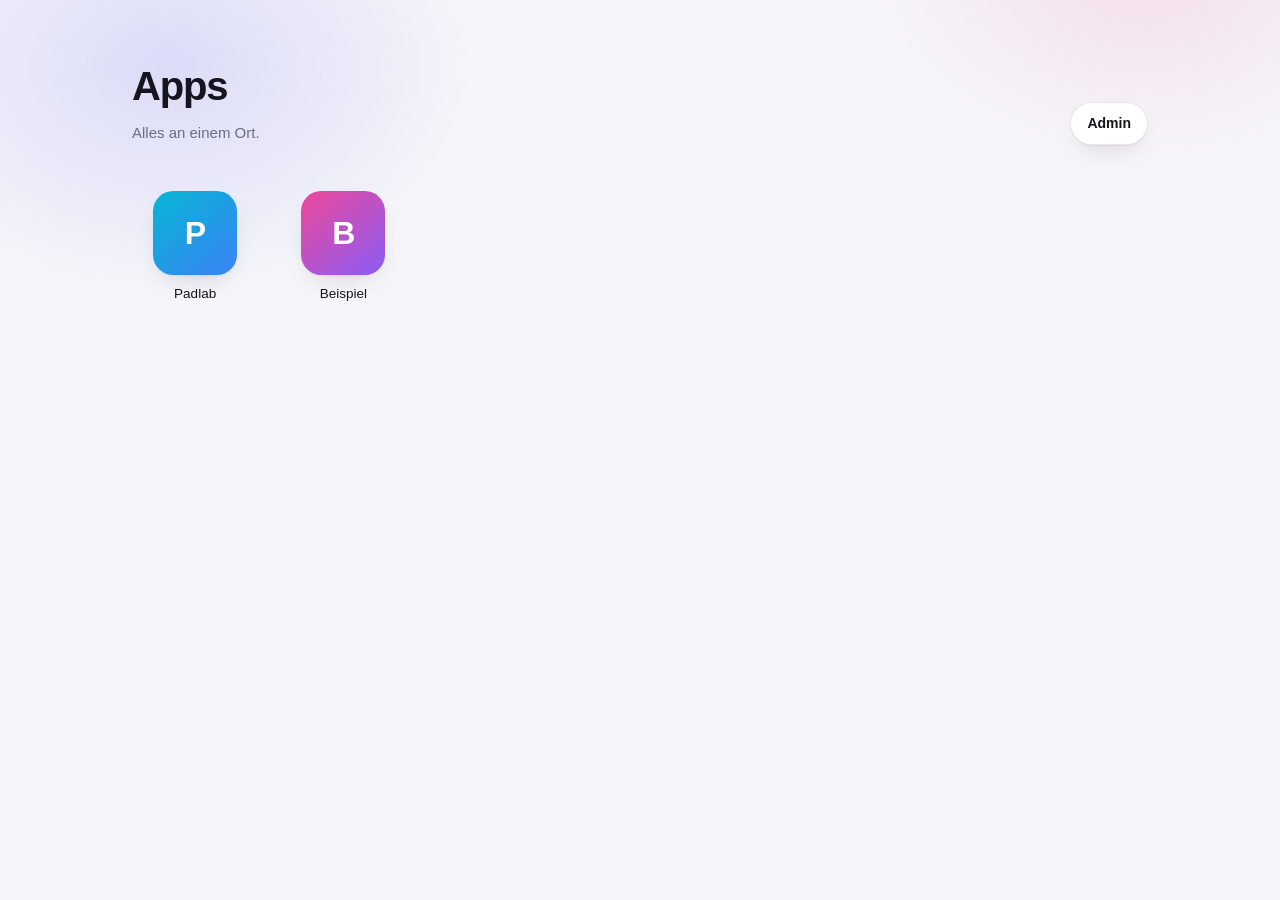
<file: apps.html>
<!doctype html>
<html lang="de">
<head>
<meta charset="utf-8">
<meta name="viewport" content="width=device-width, initial-scale=1, viewport-fit=cover">
<meta name="color-scheme" content="light dark">
<meta name="description" content="Meine Apps – alles auf einer Seite.">
<title>Apps</title>
<link rel="icon" href="data:image/svg+xml,%3Csvg xmlns='http://www.w3.org/2000/svg' viewBox='0 0 64 64'%3E%3Crect width='64' height='64' rx='16' fill='%235b5bf0'/%3E%3Cg fill='%23fff'%3E%3Crect x='16' y='16' width='13' height='13' rx='4'/%3E%3Crect x='35' y='16' width='13' height='13' rx='4'/%3E%3Crect x='16' y='35' width='13' height='13' rx='4'/%3E%3Crect x='35' y='35' width='13' height='13' rx='4'/%3E%3C/g%3E%3C/svg%3E">

<style>
/* ── Design-Tokens ─────────────────────────────────────────── */
:root{
  --bg:#f6f6fa;
  --bg-glow-1:rgba(99,102,241,.18);
  --bg-glow-2:rgba(236,72,153,.14);
  --surface:#ffffff;
  --surface-2:#f1f1f7;
  --border:rgba(20,20,35,.10);
  --text:#15151f;
  --muted:#6d6d80;
  --accent:#5b5bf0;
  --accent-soft:rgba(91,91,240,.10);
  --danger:#e0345c;
  --shadow:0 1px 2px rgba(20,20,45,.06), 0 12px 28px -12px rgba(20,20,45,.18);
  --shadow-lift:0 2px 4px rgba(20,20,45,.07), 0 22px 40px -16px rgba(20,20,45,.28);
  --radius:20px;
}
@media (prefers-color-scheme:dark){
  :root{
    --bg:#0d0d12;
    --bg-glow-1:rgba(99,102,241,.22);
    --bg-glow-2:rgba(236,72,153,.16);
    --surface:#17171f;
    --surface-2:#1f1f2a;
    --border:rgba(255,255,255,.10);
    --text:#f2f2f7;
    --muted:#9a9aae;
    --accent:#8b8bff;
    --accent-soft:rgba(139,139,255,.14);
    --danger:#ff5c7c;
    --shadow:0 1px 2px rgba(0,0,0,.4), 0 12px 28px -14px rgba(0,0,0,.7);
    --shadow-lift:0 2px 6px rgba(0,0,0,.5), 0 24px 44px -18px rgba(0,0,0,.8);
  }
}

*{box-sizing:border-box}
html,body{margin:0;padding:0}
body{
  min-height:100dvh;
  background:var(--bg);
  color:var(--text);
  font:16px/1.5 -apple-system,BlinkMacSystemFont,"Segoe UI",Inter,Roboto,"Helvetica Neue",Arial,sans-serif;
  -webkit-font-smoothing:antialiased;
  -webkit-tap-highlight-color:transparent;
}
body::before{
  content:"";
  position:fixed; inset:-14vmax -8vmax auto -8vmax; height:64vmax;
  background:
    radial-gradient(36vmax 26vmax at 18% 30%, var(--bg-glow-1), transparent 70%),
    radial-gradient(32vmax 24vmax at 84% 16%, var(--bg-glow-2), transparent 70%);
  pointer-events:none; z-index:0;
}
.wrap{position:relative; z-index:1; max-width:1080px; margin:0 auto; padding:clamp(24px,5vw,56px) clamp(16px,4vw,32px) 96px}

/* ── Kopfbereich ───────────────────────────────────────────── */
.top{display:flex; align-items:flex-end; justify-content:space-between; gap:16px; margin-bottom:clamp(24px,4vw,40px)}
h1{margin:0; font-size:clamp(28px,5vw,40px); letter-spacing:-.03em; font-weight:700}
.sub{margin:6px 0 0; color:var(--muted); font-size:15px}

.btn{
  appearance:none; border:1px solid var(--border); background:var(--surface); color:var(--text);
  font:inherit; font-size:14px; font-weight:600; padding:10px 16px; border-radius:999px;
  cursor:pointer; box-shadow:var(--shadow); transition:transform .12s ease, box-shadow .12s ease, background .12s ease;
  display:inline-flex; align-items:center; gap:8px; white-space:nowrap;
}
.btn:hover{transform:translateY(-1px); box-shadow:var(--shadow-lift)}
.btn:active{transform:translateY(0)}
.btn-accent{background:var(--accent); border-color:transparent; color:#fff}
.btn-ghost{background:transparent; box-shadow:none}
.btn-ghost:hover{background:var(--surface-2); box-shadow:none}
.btn-danger{color:var(--danger)}
.btn:focus-visible, a:focus-visible, input:focus-visible{outline:2px solid var(--accent); outline-offset:3px}

/* ── App-Raster ────────────────────────────────────────────── */
.grid{
  display:grid;
  grid-template-columns:repeat(auto-fill,minmax(112px,1fr));
  gap:clamp(16px,3vw,28px) clamp(12px,2.5vw,22px);
}
.app{
  position:relative;
  display:flex; flex-direction:column; align-items:center; gap:10px;
  text-decoration:none; color:inherit; padding:6px 2px; border-radius:var(--radius);
}
.icon{
  width:clamp(64px,16vw,84px); aspect-ratio:1; border-radius:24%;
  background:var(--surface-2); box-shadow:var(--shadow);
  display:grid; place-items:center; overflow:hidden;
  transition:transform .16s cubic-bezier(.2,.8,.3,1), box-shadow .16s ease;
}
.icon img{width:100%; height:100%; object-fit:cover; display:block}
.icon span{font-size:clamp(24px,6vw,32px); font-weight:700; color:#fff; letter-spacing:-.02em}
.app:hover .icon{transform:translateY(-4px) scale(1.03); box-shadow:var(--shadow-lift)}
.app:active .icon{transform:translateY(-1px) scale(.98)}
.name{
  font-size:13.5px; font-weight:500; text-align:center; line-height:1.3;
  max-width:100%; overflow-wrap:anywhere;
  display:-webkit-box; -webkit-line-clamp:2; -webkit-box-orient:vertical; overflow:hidden;
}

/* ── Admin-Modus ───────────────────────────────────────────── */
body.admin .app{cursor:grab}
body.admin .app.dragging{opacity:.4}
body.admin .app::after{
  content:"✎"; position:absolute; top:-2px;
  right:calc(50% - clamp(64px,16vw,84px) / 2 - 8px);
  width:26px; height:26px; border-radius:50%; background:var(--accent); color:#fff;
  display:grid; place-items:center; font-size:13px; box-shadow:var(--shadow);
}
.adminbar{
  position:fixed; left:50%; bottom:18px; transform:translateX(-50%);
  display:none; gap:8px; padding:8px; z-index:20;
  background:var(--surface);
  background:color-mix(in srgb, var(--surface) 86%, transparent);
  -webkit-backdrop-filter:blur(14px); backdrop-filter:blur(14px);
  border:1px solid var(--border); border-radius:999px; box-shadow:var(--shadow-lift);
  max-width:calc(100vw - 24px); overflow-x:auto;
}
body.admin .adminbar{display:flex}
body.admin .top-admin-btn{background:var(--accent-soft); border-color:transparent; color:var(--accent)}

.empty{
  grid-column:1/-1; text-align:center; color:var(--muted);
  border:1.5px dashed var(--border); border-radius:var(--radius); padding:48px 20px;
}

/* ── Dialoge ───────────────────────────────────────────────── */
dialog{
  border:1px solid var(--border); border-radius:24px; padding:0; width:min(440px,calc(100vw - 32px));
  background:var(--surface); color:var(--text); box-shadow:var(--shadow-lift);
}
dialog::backdrop{background:rgba(10,10,20,.44); -webkit-backdrop-filter:blur(3px); backdrop-filter:blur(3px)}
.dlg{padding:26px}
.dlg h2{margin:0 0 4px; font-size:20px; letter-spacing:-.02em}
.dlg p.hint{margin:0 0 20px; color:var(--muted); font-size:14px}
label{display:block; font-size:13px; font-weight:600; color:var(--muted); margin:0 0 6px}
.field{margin-bottom:16px}
input[type=text],input[type=url],input[type=password],textarea{
  width:100%; font:inherit; font-size:15px; padding:11px 14px; color:var(--text);
  background:var(--surface-2); border:1px solid transparent; border-radius:12px;
}
textarea{resize:vertical; min-height:88px; line-height:1.45; display:block}
#sendText{font-size:13px; font-family:ui-monospace,SFMono-Regular,Menlo,monospace; min-height:0}
input:focus,textarea:focus{border-color:var(--accent); outline:none}
.note{margin:6px 0 0; font-size:12.5px; color:var(--muted); line-height:1.4}
.seg{display:flex; gap:4px; padding:4px; background:var(--surface-2); border-radius:999px}
.seg button{
  flex:1; appearance:none; border:0; background:transparent; color:var(--muted);
  font:inherit; font-size:14px; font-weight:600; padding:9px 8px; border-radius:999px; cursor:pointer;
}
.seg button[aria-pressed=true]{background:var(--surface); color:var(--text); box-shadow:var(--shadow)}
.section{margin-top:22px; padding-top:20px; border-top:1px solid var(--border)}
.section h3{margin:0 0 14px; font-size:15px; letter-spacing:-.01em}
.wide{width:100%; justify-content:center}
.dlg{max-height:82dvh; overflow-y:auto}
.row{display:flex; gap:10px; align-items:center}
.row .btn{flex:0 0 auto}
.preview{width:56px; height:56px; border-radius:16px; background:var(--surface-2); overflow:hidden; display:grid; place-items:center; flex:0 0 auto}
.preview img{width:100%; height:100%; object-fit:cover}
.preview span{font-size:22px; font-weight:700; color:#fff}
.actions{display:flex; gap:10px; justify-content:flex-end; margin-top:24px; flex-wrap:wrap}
.actions .spacer{margin-right:auto}
.pw{letter-spacing:.4em; text-align:center; font-size:22px}
.err{color:var(--danger); font-size:13.5px; min-height:20px; margin:8px 0 0; text-align:center}
.sr{position:absolute; width:1px; height:1px; overflow:hidden; clip:rect(0 0 0 0); white-space:nowrap}
</style>
</head>
<body>

<div class="wrap">
  <header class="top">
    <div>
      <h1 id="pageTitle">Apps</h1>
      <p class="sub" id="pageSub">Alles an einem Ort.</p>
    </div>
    <button class="btn top-admin-btn" id="adminBtn" type="button">Admin</button>
  </header>

  <main class="grid" id="grid"></main>
</div>

<div class="adminbar" id="adminBar">
  <button class="btn btn-accent" id="addBtn" type="button">+ App hinzufügen</button>
  <button class="btn btn-ghost" id="settingsBtn" type="button">Einstellungen</button>
  <button class="btn btn-ghost" id="exportBtn" type="button">Export</button>
  <button class="btn btn-ghost" id="importBtn" type="button">Import</button>
  <button class="btn btn-ghost" id="doneBtn" type="button">Fertig</button>
</div>

<!-- Passwort -->
<dialog id="pwDlg">
  <form method="dialog" class="dlg" id="pwForm">
    <h2>Admin-Bereich</h2>
    <p class="hint">Passwort eingeben, um Apps zu bearbeiten.</p>
    <label class="sr" for="pwInput">Passwort</label>
    <input class="pw" id="pwInput" type="password" inputmode="numeric" autocomplete="off" maxlength="12" placeholder="••••">
    <p class="err" id="pwErr"></p>
    <div class="actions">
      <button class="btn btn-ghost" id="pwCancel" type="button">Abbrechen</button>
      <button class="btn btn-accent" type="submit">Öffnen</button>
    </div>
  </form>
</dialog>

<!-- App bearbeiten -->
<dialog id="editDlg">
  <form method="dialog" class="dlg" id="editForm">
    <h2 id="editTitle">App bearbeiten</h2>
    <p class="hint">Name, Bild und Link festlegen – oder unten eine neue Seite von Claude bauen lassen.</p>

    <div class="field">
      <label for="fName">Name</label>
      <input id="fName" type="text" placeholder="z. B. Padlab" autocomplete="off">
    </div>

    <div class="field">
      <label for="fUrl">Link</label>
      <input id="fUrl" type="text" placeholder="https://beispiel.de" autocomplete="off" spellcheck="false">
    </div>

    <div class="field">
      <label for="fImg">Bild</label>
      <div class="row">
        <div class="preview" id="imgPreview"></div>
        <input id="fImg" type="text" placeholder="Bild-URL oder leer lassen" autocomplete="off" spellcheck="false">
      </div>
      <div class="row" style="margin-top:10px">
        <button class="btn btn-ghost" id="pickFile" type="button">Datei wählen…</button>
        <button class="btn btn-ghost" id="clearImg" type="button">Bild entfernen</button>
        <input id="fileInput" type="file" accept="image/*" hidden>
      </div>
    </div>

    <!-- Von Claude bauen oder ändern lassen -->
    <div class="section">
      <h3>Von Claude bauen oder ändern lassen</h3>

      <div class="field">
        <label id="modeLabel">Was soll Claude tun?</label>
        <div class="seg" id="modeSeg" role="group" aria-labelledby="modeLabel">
          <button type="button" data-mode="new"  aria-pressed="false">Neu bauen</button>
          <button type="button" data-mode="edit" aria-pressed="false">Ändern</button>
        </div>
      </div>

      <div class="field">
        <label for="fPath">Setup-URL</label>
        <input id="fPath" type="text" placeholder="/meine-app" autocomplete="off" spellcheck="false" inputmode="url">
        <p class="note" id="pathNote">Pfad auf deiner Domain. Wird automatisch als Link eingetragen.</p>
      </div>

      <div class="field">
        <label for="fPrompt" id="promptLabel">Prompt</label>
        <textarea id="fPrompt" rows="4"></textarea>
      </div>

      <button class="btn btn-accent wide" id="sendBtn" type="button">Prompt an Claude senden</button>
    </div>

    <div class="actions">
      <button class="btn btn-ghost btn-danger spacer" id="deleteBtn" type="button">Löschen</button>
      <button class="btn btn-ghost" id="editCancel" type="button">Abbrechen</button>
      <button class="btn btn-accent" type="submit">Speichern</button>
    </div>
  </form>
</dialog>

<!-- Prompt an Claude übergeben -->
<dialog id="sendDlg">
  <div class="dlg">
    <h2>Prompt kopiert</h2>
    <p class="hint" id="sendHint">Claude öffnen und im Eingabefeld einfügen – fertig.</p>

    <textarea id="sendText" rows="7" readonly spellcheck="false"></textarea>
    <p class="note" id="copyState"></p>

    <div class="actions">
      <button class="btn btn-ghost spacer" id="copyAgain" type="button">Nochmal kopieren</button>
      <button class="btn btn-ghost" id="sendClose" type="button">Schließen</button>
      <a class="btn btn-accent" id="openClaude" href="https://claude.ai/code" target="_blank" rel="noopener">Claude öffnen</a>
    </div>
  </div>
</dialog>

<!-- Einstellungen -->
<dialog id="setDlg">
  <form method="dialog" class="dlg" id="setForm">
    <h2>Einstellungen</h2>
    <p class="hint">Wird nur für den Claude-Prompt gebraucht.</p>

    <div class="field">
      <label for="sDomain">Domain</label>
      <input id="sDomain" type="text" placeholder="https://meinedomain.de" autocomplete="off" spellcheck="false">
    </div>

    <div class="field">
      <label for="sRepo">GitHub-Repository</label>
      <input id="sRepo" type="text" placeholder="benutzer/repo" autocomplete="off" spellcheck="false">
      <p class="note">Leer lassen, wenn Claude die Datei nur zum Download geben soll.</p>
    </div>

    <div class="actions">
      <button class="btn btn-ghost" id="setCancel" type="button">Abbrechen</button>
      <button class="btn btn-accent" type="submit">Speichern</button>
    </div>
  </form>
</dialog>

<input id="importInput" type="file" accept="application/json,.json" hidden>

<script>
(function(){
  "use strict";

  var PASSWORD  = "6713";
  var STORE_KEY = "appgrid.v1";
  var SET_KEY   = "appgrid.settings.v1";

  /* Voreinstellungen – im Admin-Bereich unter „Einstellungen“ änderbar. */
  var DEFAULT_SETTINGS = {
    domain: "",                       /* z. B. https://meinedomain.de */
    repo:   "h24shf5c9w-create/Pad"   /* leer = Claude gibt die Datei nur zum Download */
  };

  /* Farbverläufe für Apps ohne Bild – bunt, aber ruhig. */
  var GRADIENTS = [
    ["#6366f1","#8b5cf6"], ["#0ea5e9","#6366f1"], ["#06b6d4","#3b82f6"],
    ["#10b981","#059669"], ["#f59e0b","#f43f5e"], ["#ec4899","#8b5cf6"],
    ["#14b8a6","#22c55e"], ["#fb7185","#f59e0b"]
  ];

  var DEFAULT_APPS = [
    { id: uid(), name: "Padlab",   url: "https://example.com", img: "", path: "", prompt: "" },
    { id: uid(), name: "Beispiel", url: "https://example.com", img: "", path: "", prompt: "" }
  ];

  var apps = load();
  var settings = loadSettings();
  var isAdmin = false;
  var editingId = null;
  var editingIsNew = false;
  var pendingImg = "";

  var grid       = document.getElementById("grid");
  var adminBtn   = document.getElementById("adminBtn");
  var pwDlg      = document.getElementById("pwDlg");
  var pwInput    = document.getElementById("pwInput");
  var pwErr      = document.getElementById("pwErr");
  var editDlg    = document.getElementById("editDlg");
  var editTitle  = document.getElementById("editTitle");
  var fName      = document.getElementById("fName");
  var fUrl       = document.getElementById("fUrl");
  var fImg       = document.getElementById("fImg");
  var fPath      = document.getElementById("fPath");
  var fPrompt    = document.getElementById("fPrompt");
  var pathNote   = document.getElementById("pathNote");
  var modeSeg    = document.getElementById("modeSeg");
  var promptLabel= document.getElementById("promptLabel");
  var sendBtn    = document.getElementById("sendBtn");
  var imgPreview = document.getElementById("imgPreview");
  var fileInput  = document.getElementById("fileInput");
  var deleteBtn  = document.getElementById("deleteBtn");
  var importInput= document.getElementById("importInput");
  var sendDlg    = document.getElementById("sendDlg");
  var sendText   = document.getElementById("sendText");
  var copyState  = document.getElementById("copyState");
  var setDlg     = document.getElementById("setDlg");
  var sDomain    = document.getElementById("sDomain");
  var sRepo      = document.getElementById("sRepo");

  /* ── Speicher ────────────────────────────────────────────── */
  function uid(){ return Math.random().toString(36).slice(2,10); }

  function load(){
    try{
      var raw = localStorage.getItem(STORE_KEY);
      if(!raw) return DEFAULT_APPS.slice();
      var data = JSON.parse(raw);
      if(!data || !Array.isArray(data.apps)) return DEFAULT_APPS.slice();
      return data.apps.map(toApp);
    }catch(e){ return DEFAULT_APPS.slice(); }
  }

  function toApp(a){
    return {
      id:     a.id || uid(),
      name:   String(a.name   || ""),
      url:    String(a.url    || ""),
      img:    String(a.img    || ""),
      path:   String(a.path   || ""),
      prompt: String(a.prompt || ""),
      mode:   a.mode === "new" ? "new" : (a.mode === "edit" ? "edit" : "")
    };
  }

  function loadSettings(){
    try{
      var s = JSON.parse(localStorage.getItem(SET_KEY) || "{}");
      return {
        domain: typeof s.domain === "string" ? s.domain : DEFAULT_SETTINGS.domain,
        repo:   typeof s.repo   === "string" ? s.repo   : DEFAULT_SETTINGS.repo
      };
    }catch(e){ return { domain: DEFAULT_SETTINGS.domain, repo: DEFAULT_SETTINGS.repo }; }
  }

  function saveSettings(){
    try{ localStorage.setItem(SET_KEY, JSON.stringify(settings)); }catch(e){}
  }

  function save(){
    try{
      localStorage.setItem(STORE_KEY, JSON.stringify({ v:1, apps: apps }));
    }catch(e){
      alert("Speichern fehlgeschlagen – der Browser-Speicher ist voll. Nutze kleinere Bilder oder Bild-URLs statt hochgeladener Dateien.");
    }
  }

  /* ── Hilfen ──────────────────────────────────────────────── */
  function gradientFor(name){
    var s = 0, i;
    for(i=0;i<name.length;i++) s = (s*31 + name.charCodeAt(i)) >>> 0;
    return GRADIENTS[s % GRADIENTS.length];
  }

  function normalizeUrl(u){
    u = (u||"").trim();
    if(!u) return "";
    if(/^(https?:|mailto:|tel:|\/|\.\/|#)/i.test(u)) return u;
    return "https://" + u;
  }

  function safeUrl(u){
    u = normalizeUrl(u);
    return /^javascript:/i.test(u) ? "" : u;
  }

  function safeImg(u){
    u = (u||"").trim();
    if(!u) return "";
    if(/^(https?:\/\/|data:image\/|\/|\.\/)/i.test(u)) return u;
    return "https://" + u;
  }

  function fillIcon(el, app){
    el.innerHTML = "";
    var src = safeImg(app.img);
    if(src){
      var img = document.createElement("img");
      img.src = src;
      img.alt = "";
      img.loading = "lazy";
      img.onerror = function(){ el.innerHTML = ""; letterInto(el, app); };
      el.style.background = "var(--surface-2)";
      el.appendChild(img);
    }else{
      letterInto(el, app);
    }
  }

  function letterInto(el, app){
    var g = gradientFor(app.name || "?");
    el.style.background = "linear-gradient(140deg," + g[0] + "," + g[1] + ")";
    var s = document.createElement("span");
    s.textContent = (app.name || "?").trim().charAt(0).toUpperCase() || "?";
    el.appendChild(s);
  }

  /* ── Rendern ─────────────────────────────────────────────── */
  function render(){
    grid.innerHTML = "";

    if(!apps.length){
      var e = document.createElement("p");
      e.className = "empty";
      e.textContent = isAdmin ? "Noch keine Apps – unten auf „+ App hinzufügen“ tippen."
                              : "Hier sind noch keine Apps.";
      grid.appendChild(e);
      return;
    }

    apps.forEach(function(app){
      var node = document.createElement("a");
      node.className = "app";
      node.dataset.id = app.id;
      node.href = safeUrl(app.url) || "#";
      if(!isAdmin && /^https?:/i.test(node.href)){
        node.target = "_blank";
        node.rel = "noopener noreferrer";
      }

      var icon = document.createElement("div");
      icon.className = "icon";
      fillIcon(icon, app);

      var name = document.createElement("div");
      name.className = "name";
      name.textContent = app.name || "Ohne Namen";

      node.appendChild(icon);
      node.appendChild(name);

      if(isAdmin){
        node.setAttribute("draggable","true");
        node.addEventListener("click", function(ev){ ev.preventDefault(); openEdit(app.id); });
        node.addEventListener("dragstart", onDragStart);
        node.addEventListener("dragover",  onDragOver);
        node.addEventListener("drop",      onDrop);
        node.addEventListener("dragend",   onDragEnd);
      }

      grid.appendChild(node);
    });
  }

  /* ── Reihenfolge per Drag & Drop ─────────────────────────── */
  var dragId = null;

  function onDragStart(ev){
    dragId = this.dataset.id;
    this.classList.add("dragging");
    ev.dataTransfer.effectAllowed = "move";
    try{ ev.dataTransfer.setData("text/plain", dragId); }catch(e){}
  }
  function onDragOver(ev){ ev.preventDefault(); ev.dataTransfer.dropEffect = "move"; }
  function onDragEnd(){ this.classList.remove("dragging"); dragId = null; }
  function onDrop(ev){
    ev.preventDefault();
    var targetId = this.dataset.id;
    if(!dragId || dragId === targetId) return;
    var from = apps.findIndex(function(a){ return a.id === dragId; });
    var to   = apps.findIndex(function(a){ return a.id === targetId; });
    if(from < 0 || to < 0) return;
    apps.splice(to, 0, apps.splice(from, 1)[0]);
    save(); render();
  }

  /* ── Admin an/aus ────────────────────────────────────────── */
  adminBtn.addEventListener("click", function(){
    if(isAdmin){ setAdmin(false); return; }
    pwErr.textContent = "";
    pwInput.value = "";
    pwDlg.showModal();
    setTimeout(function(){ pwInput.focus(); }, 40);
  });

  document.getElementById("pwCancel").addEventListener("click", function(){ pwDlg.close(); });

  document.getElementById("pwForm").addEventListener("submit", function(ev){
    if(pwInput.value.trim() !== PASSWORD){
      ev.preventDefault();
      pwErr.textContent = "Falsches Passwort.";
      pwInput.value = "";
      pwInput.focus();
      return;
    }
    setAdmin(true);
  });

  function setAdmin(on){
    isAdmin = on;
    document.body.classList.toggle("admin", on);
    adminBtn.textContent = on ? "Admin beenden" : "Admin";
    render();
  }

  document.getElementById("doneBtn").addEventListener("click", function(){ setAdmin(false); });

  /* ── App bearbeiten / hinzufügen ─────────────────────────── */
  document.getElementById("addBtn").addEventListener("click", function(){
    var app = { id: uid(), name: "Neue App", url: "", img: "" };
    apps.push(app);
    save(); render();
    window.scrollTo({ top: document.body.scrollHeight, behavior: "smooth" });
    openEdit(app.id, true);
  });

  function openEdit(id, isNew){
    var app = apps.find(function(a){ return a.id === id; });
    if(!app) return;
    editingId = id;
    editingIsNew = !!isNew;
    pendingImg = app.img || "";
    editTitle.textContent = "App bearbeiten";
    fName.value   = app.name || "";
    fUrl.value    = app.url || "";
    fImg.value    = /^data:/i.test(pendingImg) ? "" : pendingImg;
    fPath.value   = derivePath(app);
    fPrompt.value = app.prompt || "";

    /* Neu angelegte Kacheln sollen gebaut, vorhandene geändert werden.
       Der gemerkte Modus gewinnt, sobald einmal etwas gesendet wurde.   */
    setMode(app.mode || (editingIsNew || !app.url ? "new" : "edit"));

    updatePathNote();
    updatePreview();
    editDlg.showModal();
    setTimeout(function(){ fName.focus(); fName.select(); }, 40);
  }

  function updatePreview(){
    imgPreview.innerHTML = "";
    var src = safeImg(pendingImg);
    if(src){
      var img = document.createElement("img");
      img.src = src; img.alt = "";
      img.onerror = function(){ imgPreview.innerHTML = ""; previewLetter(); };
      imgPreview.style.background = "var(--surface-2)";
      imgPreview.appendChild(img);
    }else{
      previewLetter();
    }
  }

  function previewLetter(){
    var n = fName.value || "?";
    var g = gradientFor(n);
    imgPreview.style.background = "linear-gradient(140deg," + g[0] + "," + g[1] + ")";
    var s = document.createElement("span");
    s.textContent = n.trim().charAt(0).toUpperCase() || "?";
    imgPreview.appendChild(s);
  }

  fName.addEventListener("input", function(){ if(!pendingImg) updatePreview(); });
  fImg.addEventListener("input", function(){ pendingImg = fImg.value.trim(); updatePreview(); });

  /* ── Setup-URL ───────────────────────────────────────────── */
  /* Pfad auf der eigenen Domain, z. B. "/wetter/". Er wird zugleich
     der Link der Kachel, damit beides nicht auseinanderlaufen kann.  */
  function normalizePath(v){
    v = (v || "").trim();
    if(!v) return "";
    if(/^https?:\/\//i.test(v)){
      try{ v = new URL(v).pathname; }catch(e){}
    }
    v = v.replace(/\s+/g, "-").replace(/\/{2,}/g, "/");
    if(v.charAt(0) !== "/") v = "/" + v;
    if(!/\.[a-z0-9]{2,5}$/i.test(v) && v.slice(-1) !== "/") v += "/";
    return v;
  }

  function slug(name){
    return (name || "app").toLowerCase()
      .replace(/ä/g,"ae").replace(/ö/g,"oe").replace(/ü/g,"ue").replace(/ß/g,"ss")
      .replace(/[^a-z0-9]+/g,"-").replace(/^-+|-+$/g,"") || "app";
  }

  function joinUrl(domain, path){
    return domain.replace(/\/+$/, "") + path;
  }

  /* Aus "/wetter/" wird die Datei "wetter/index.html" im Repository. */
  function repoFile(path){
    var p = path.replace(/^\/+/, "");
    return /\.[a-z0-9]{2,5}$/i.test(p) ? p : p + "index.html";
  }

  /* Fehlt der Pfad (z. B. bei älteren Einträgen), aus dem Link ableiten,
     damit Claude die richtige Datei erwischt statt eine erfundene.      */
  function derivePath(app){
    if(app.path) return app.path;
    var u = (app.url || "").trim();
    if(settings.domain && u.toLowerCase().indexOf(settings.domain.toLowerCase()) === 0){
      u = u.slice(settings.domain.length) || "/";
    }
    return u.charAt(0) === "/" ? normalizePath(u) : "";
  }

  function updatePathNote(){
    var p = normalizePath(fPath.value);
    if(!p){
      pathNote.textContent = "Pfad auf deiner Domain. Wird automatisch als Link eingetragen.";
      return;
    }
    pathNote.textContent = "Adresse: " + (settings.domain ? joinUrl(settings.domain, p) : p);
  }

  fPath.addEventListener("input", function(){
    var p = normalizePath(fPath.value);
    if(p) fUrl.value = p;
    updatePathNote();
  });

  /* ── Prompt für Claude bauen ─────────────────────────────── */
  function buildPrompt(app){
    var path = derivePath(app) || "/" + slug(app.name) + "/";
    var file = repoFile(path);
    var edit = (app.mode === "edit");
    var L = [];

    L.push(edit ? "Ändere eine bestehende Seite meiner Website."
                : "Baue eine neue Unterseite für meine Website.");
    L.push("");
    L.push("Name: " + (app.name || "Neue App"));
    L.push(settings.domain ? "Adresse: " + joinUrl(settings.domain, path)
                           : "Pfad auf der Website: " + path);
    if(settings.repo){
      L.push("Repository: " + settings.repo);
      L.push("Datei im Repository: " + file);
    }
    L.push("");
    L.push(edit ? "Das soll geändert werden:" : "Das soll die Seite können:");
    L.push(app.prompt);
    L.push("");
    L.push("Vorgaben:");

    if(edit){
      L.push("- Lies zuerst die vorhandene Datei und ändere nur das, was oben steht. Alles andere bleibt unverändert – die Seite bitte nicht neu schreiben.");
      L.push("- Falls du die Datei im Repository nicht findest, frag mich danach, statt eine neue zu erfinden – dann lade ich sie dir hoch.");
      L.push("- Die Adresse der Seite bleibt gleich.");
    }
    L.push("- Genau eine in sich geschlossene HTML-Datei: CSS und JavaScript inline, keine externen Bibliotheken, kein Build-Schritt, kein Backend.");
    L.push("- Muss auf einfachem Webhosting (GoDaddy cPanel) laufen: hochladen und fertig.");
    L.push("- Fürs iPhone optimiert: responsiv, große Tippflächen, helles und dunkles Design.");
    L.push("- Design wie meine Startseite: minimalistisch, viel Weißraum, runde Ecken (20px), Systemschrift, dezente Farbverläufe, Akzentfarbe #5b5bf0.");
    if(settings.repo){
      L.push(edit ? "- Änderung committen und pushen."
                  : "- Lege die Datei unter " + file + " an, committe und pushe sie.");
    }
    L.push("- Gib mir die " + (edit ? "geänderte" : "fertige") + " Datei außerdem zum Herunterladen – ich bin am iPhone.");
    L.push("- Antworte kurz: " + (edit ? "was geändert wurde" : "fertige Adresse") + " und was ich noch tun muss.");

    return L.join("\n");
  }

  document.getElementById("sendBtn").addEventListener("click", function(){
    var app = apps.find(function(a){ return a.id === editingId; });
    if(!app) return;

    if(!fPrompt.value.trim()){
      alert(mode === "edit" ? "Schreib zuerst hin, was an der Seite geändert werden soll."
                            : "Schreib zuerst in das Prompt-Feld, was die Seite können soll.");
      fPrompt.focus();
      return;
    }
    if(!fPath.value.trim()) fPath.value = "/" + slug(fName.value);

    writeForm(app);          /* Eingaben sichern, damit nichts verloren geht */
    var text = buildPrompt(app);

    /* Ist die Seite einmal gebaut, geht es beim nächsten Mal ums Ändern. */
    app.mode = "edit";
    save();
    fUrl.value = app.url;
    sendText.value = text;
    copyState.textContent = "";
    copy(text);

    editDlg.close();
    closeEdit();
    sendDlg.showModal();
  });

  function copy(text){
    function ok(){  copyState.textContent = "In die Zwischenablage kopiert."; }
    function fail(){ copyState.textContent = "Automatisches Kopieren ging nicht – Text oben antippen, alles markieren und kopieren."; }

    if(navigator.clipboard && navigator.clipboard.writeText){
      navigator.clipboard.writeText(text).then(ok, function(){ legacy(); });
    }else{
      legacy();
    }

    function legacy(){
      try{
        sendText.removeAttribute("readonly");
        sendText.select();
        sendText.setSelectionRange(0, text.length);
        var done = document.execCommand("copy");
        sendText.setAttribute("readonly", "");
        done ? ok() : fail();
      }catch(e){ fail(); }
    }
  }

  document.getElementById("copyAgain").addEventListener("click", function(){ copy(sendText.value); });
  document.getElementById("sendClose").addEventListener("click", function(){ sendDlg.close(); });

  /* ── Einstellungen ───────────────────────────────────────── */
  document.getElementById("settingsBtn").addEventListener("click", function(){
    sDomain.value = settings.domain;
    sRepo.value   = settings.repo;
    setDlg.showModal();
  });

  document.getElementById("setCancel").addEventListener("click", function(){ setDlg.close(); });

  document.getElementById("setForm").addEventListener("submit", function(){
    settings.domain = sDomain.value.trim().replace(/\/+$/, "");
    settings.repo   = sRepo.value.trim().replace(/^https?:\/\/github\.com\//i, "").replace(/\.git$/i, "").replace(/\/+$/, "");
    saveSettings();
  });

  document.getElementById("clearImg").addEventListener("click", function(){
    pendingImg = ""; fImg.value = ""; updatePreview();
  });

  document.getElementById("pickFile").addEventListener("click", function(){ fileInput.click(); });

  fileInput.addEventListener("change", function(){
    var file = fileInput.files && fileInput.files[0];
    fileInput.value = "";
    if(!file) return;
    shrink(file, 256, function(dataUrl){
      pendingImg = dataUrl;
      fImg.value = "";
      updatePreview();
    });
  });

  /* Bild auf Icon-Größe verkleinern, damit der Speicher nicht überläuft. */
  function shrink(file, max, done){
    var reader = new FileReader();
    reader.onload = function(){
      var img = new Image();
      img.onload = function(){
        var w = img.width, h = img.height, scale = Math.min(1, max / Math.max(w, h));
        var c = document.createElement("canvas");
        c.width  = Math.max(1, Math.round(w * scale));
        c.height = Math.max(1, Math.round(h * scale));
        c.getContext("2d").drawImage(img, 0, 0, c.width, c.height);
        var out;
        try{ out = c.toDataURL("image/webp", .88); }catch(e){ out = ""; }
        if(!out || out.indexOf("data:image/webp") !== 0) out = c.toDataURL("image/png");
        done(out);
      };
      img.onerror = function(){ alert("Bild konnte nicht gelesen werden."); };
      img.src = reader.result;
    };
    reader.onerror = function(){ alert("Datei konnte nicht gelesen werden."); };
    reader.readAsDataURL(file);
  }

  /* Speichern (auch per Enter-Taste) */
  document.getElementById("editForm").addEventListener("submit", function(){
    var idx = apps.findIndex(function(a){ return a.id === editingId; });
    if(idx >= 0) { writeForm(apps[idx]); save(); }
    closeEdit();
  });

  function writeForm(app){
    app.name   = fName.value.trim() || "Ohne Namen";
    app.url    = normalizeUrl(fUrl.value);
    app.img    = pendingImg.trim();
    app.path   = normalizePath(fPath.value);
    app.prompt = fPrompt.value.trim();
    app.mode   = mode;
    return app;
  }

  /* ── Neu bauen / Ändern ──────────────────────────────────── */
  var mode = "new";

  function setMode(next){
    mode = (next === "edit") ? "edit" : "new";
    var buttons = modeSeg.querySelectorAll("button"), i;
    for(i = 0; i < buttons.length; i++){
      buttons[i].setAttribute("aria-pressed", String(buttons[i].dataset.mode === mode));
    }
    if(mode === "edit"){
      promptLabel.textContent = "Was soll geändert werden?";
      fPrompt.placeholder = "z. B. „Mach die Knöpfe größer und füge oben einen Zurück-Link zur Startseite ein.“";
      sendBtn.textContent = "Änderung an Claude senden";
    }else{
      promptLabel.textContent = "Prompt";
      fPrompt.placeholder = "Was soll die Seite können? z. B. „Eine Einkaufsliste, die ich abhaken kann, mit Plus-Knopf.“";
      sendBtn.textContent = "Prompt an Claude senden";
    }
  }

  modeSeg.addEventListener("click", function(ev){
    var b = ev.target.closest("button[data-mode]");
    if(b) setMode(b.dataset.mode);
  });

  /* Abbrechen – eine gerade erst angelegte App wieder entfernen */
  document.getElementById("editCancel").addEventListener("click", function(){
    if(editingIsNew) removeApp(editingId);
    editDlg.close();
    closeEdit();
  });
  editDlg.addEventListener("cancel", function(){          /* ESC */
    if(editingIsNew) removeApp(editingId);
    setTimeout(closeEdit, 0);
  });

  deleteBtn.addEventListener("click", function(){
    var app = apps.find(function(a){ return a.id === editingId; });
    if(app && !editingIsNew && !confirm("„" + (app.name || "Diese App") + "“ wirklich löschen?")) return;
    removeApp(editingId);
    editDlg.close();
    closeEdit();
  });

  function removeApp(id){
    var idx = apps.findIndex(function(a){ return a.id === id; });
    if(idx >= 0){ apps.splice(idx, 1); save(); }
  }

  function closeEdit(){
    editingId = null;
    editingIsNew = false;
    render();
  }

  /* ── Export / Import ─────────────────────────────────────── */
  document.getElementById("exportBtn").addEventListener("click", function(){
    var blob = new Blob([JSON.stringify({ v:1, apps: apps }, null, 2)], { type:"application/json" });
    var a = document.createElement("a");
    a.href = URL.createObjectURL(blob);
    a.download = "apps.json";
    document.body.appendChild(a); a.click(); a.remove();
    setTimeout(function(){ URL.revokeObjectURL(a.href); }, 1000);
  });

  document.getElementById("importBtn").addEventListener("click", function(){ importInput.click(); });

  importInput.addEventListener("change", function(){
    var file = importInput.files && importInput.files[0];
    importInput.value = "";
    if(!file) return;
    var reader = new FileReader();
    reader.onload = function(){
      try{
        var data = JSON.parse(reader.result);
        if(!data || !Array.isArray(data.apps)) throw new Error("Format");
        apps = data.apps.map(toApp);
        save(); render();
      }catch(e){
        alert("Diese Datei ist keine gültige apps.json.");
      }
    };
    reader.readAsText(file);
  });

  /* ── Start ───────────────────────────────────────────────── */
  render();
})();
</script>
</body>
</html>
</file>
